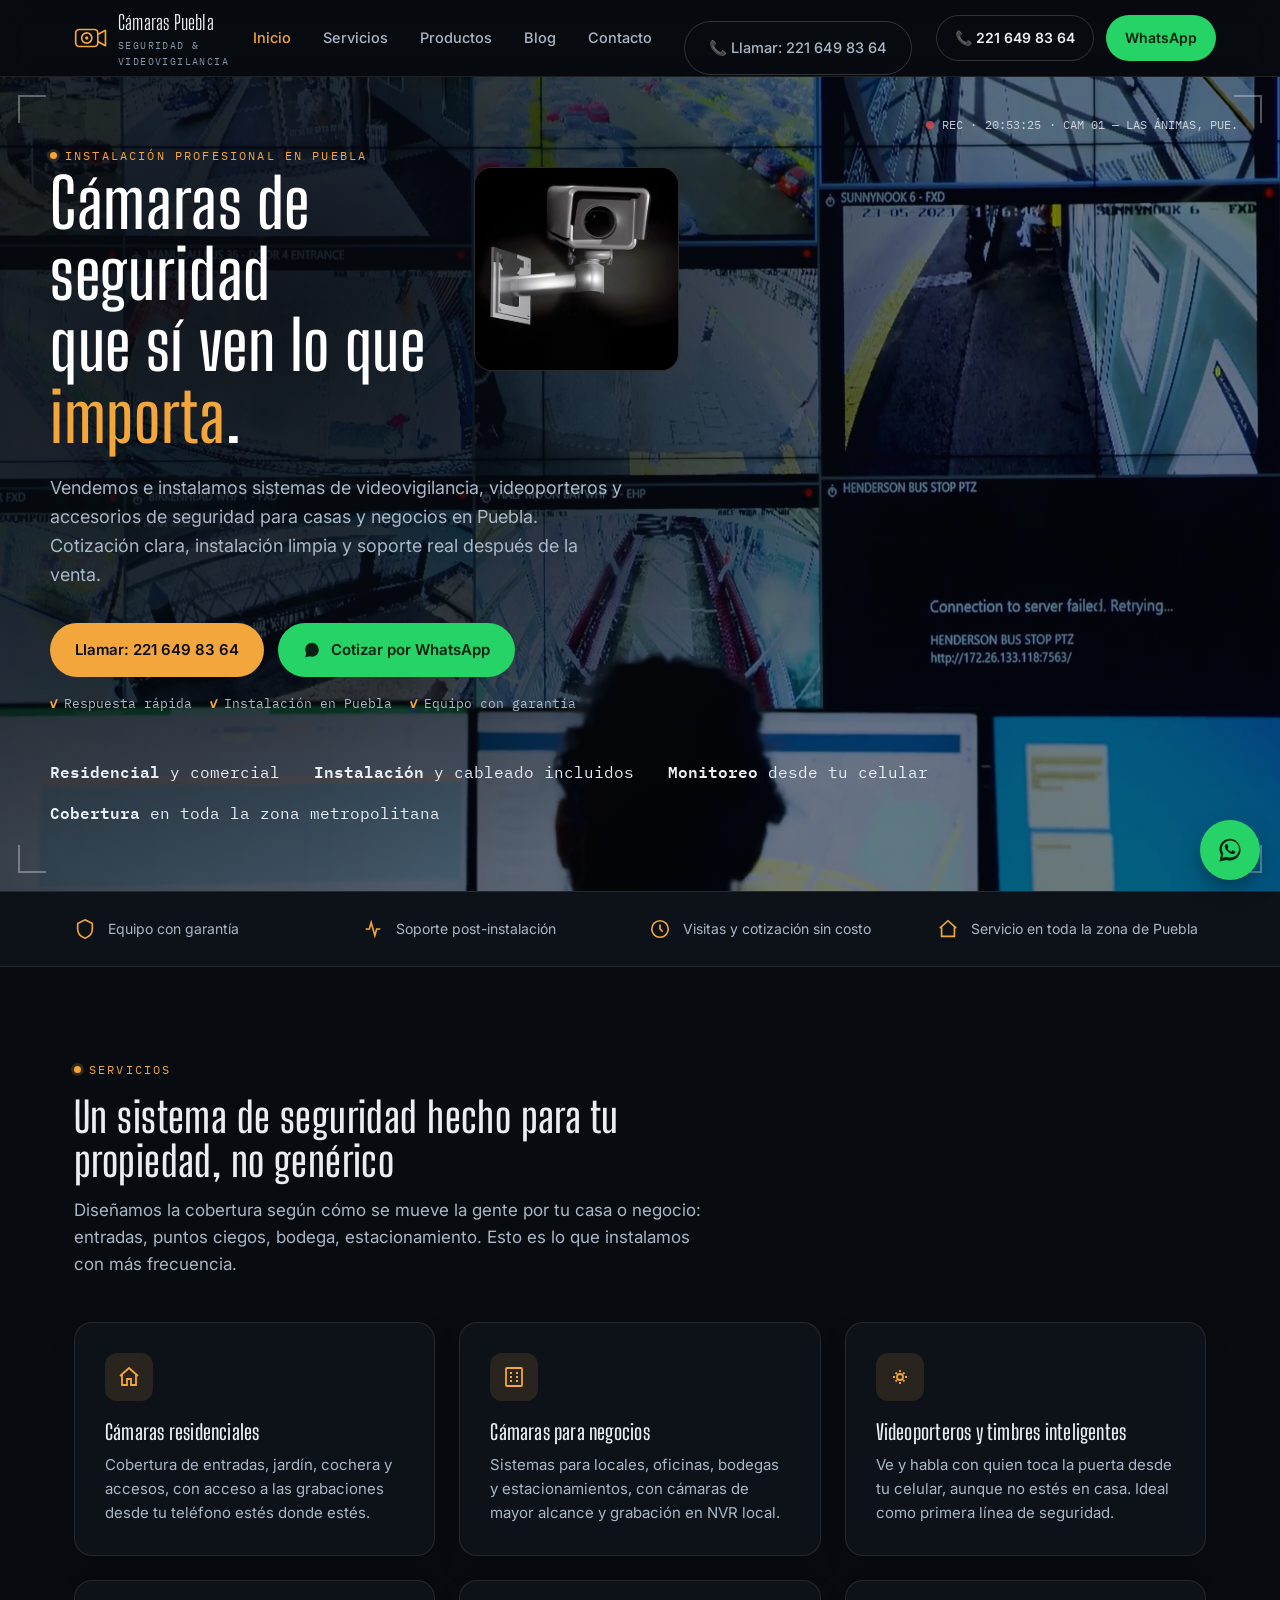
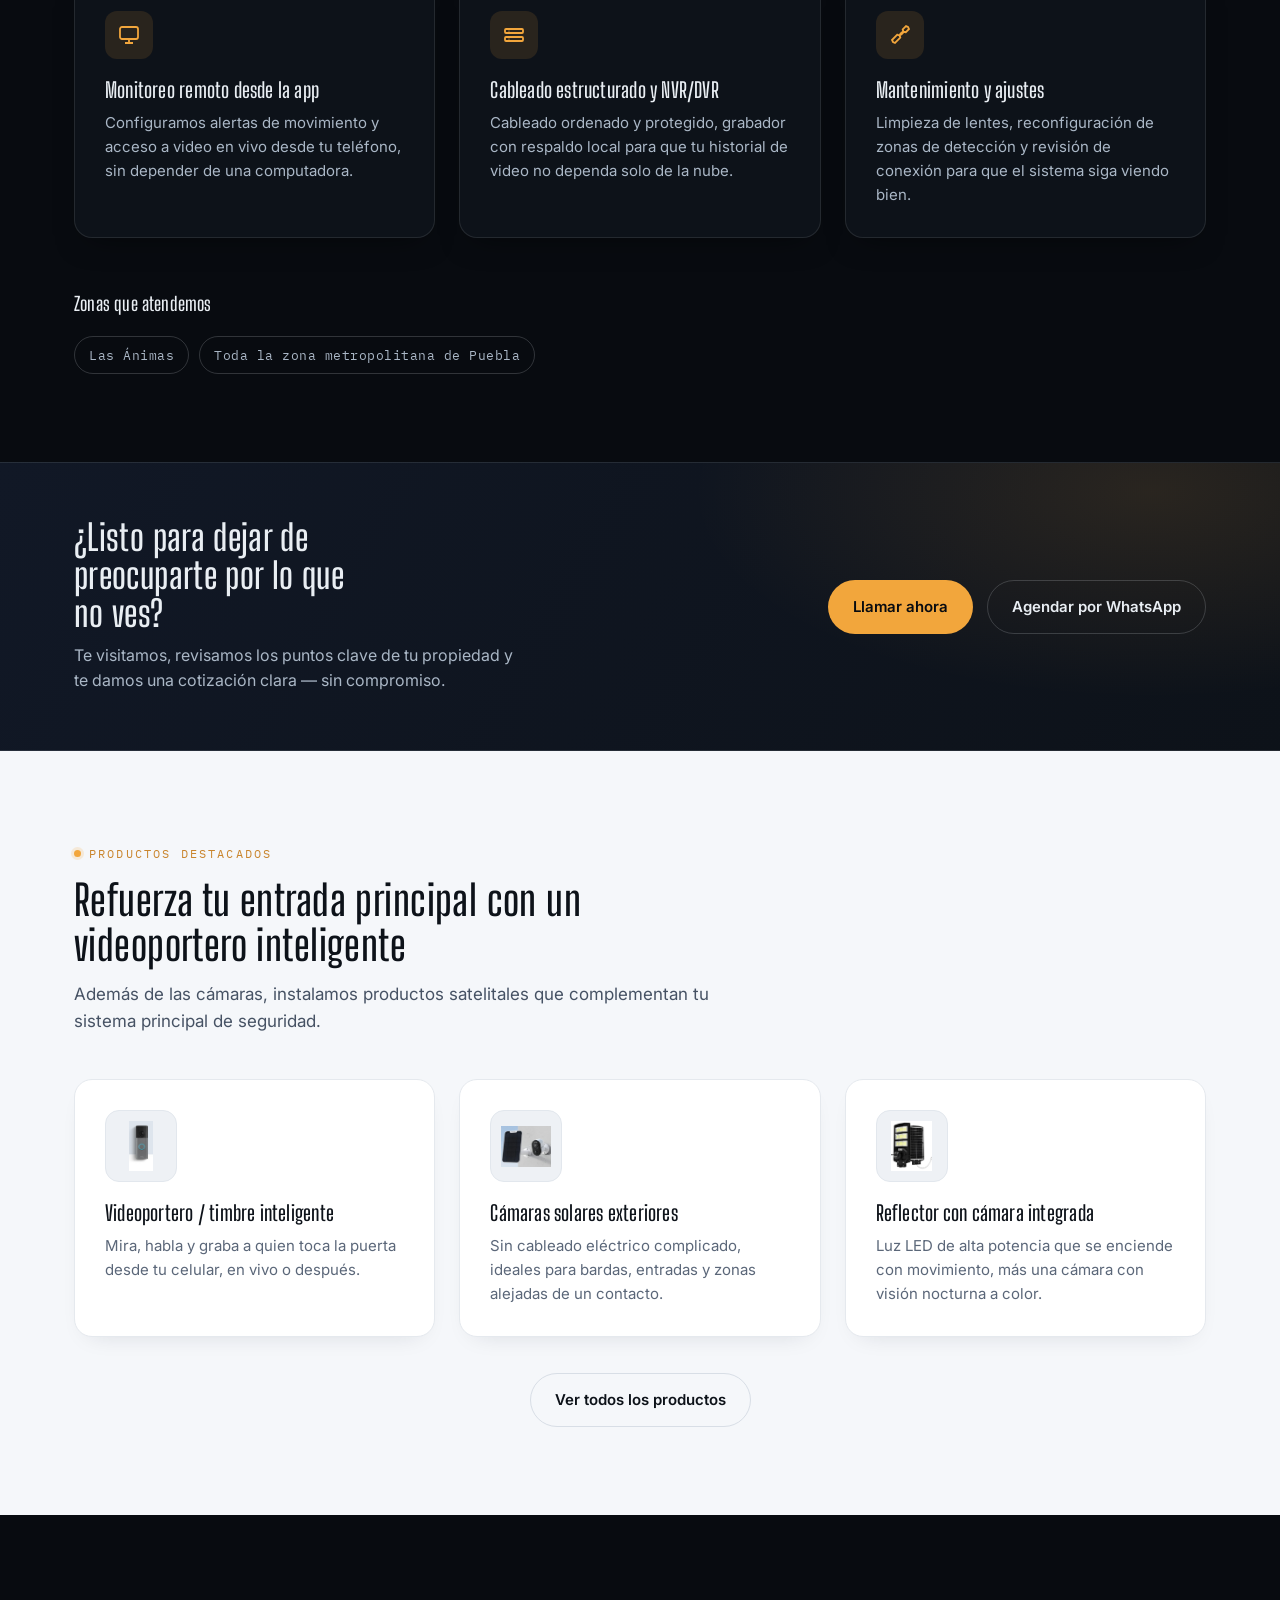
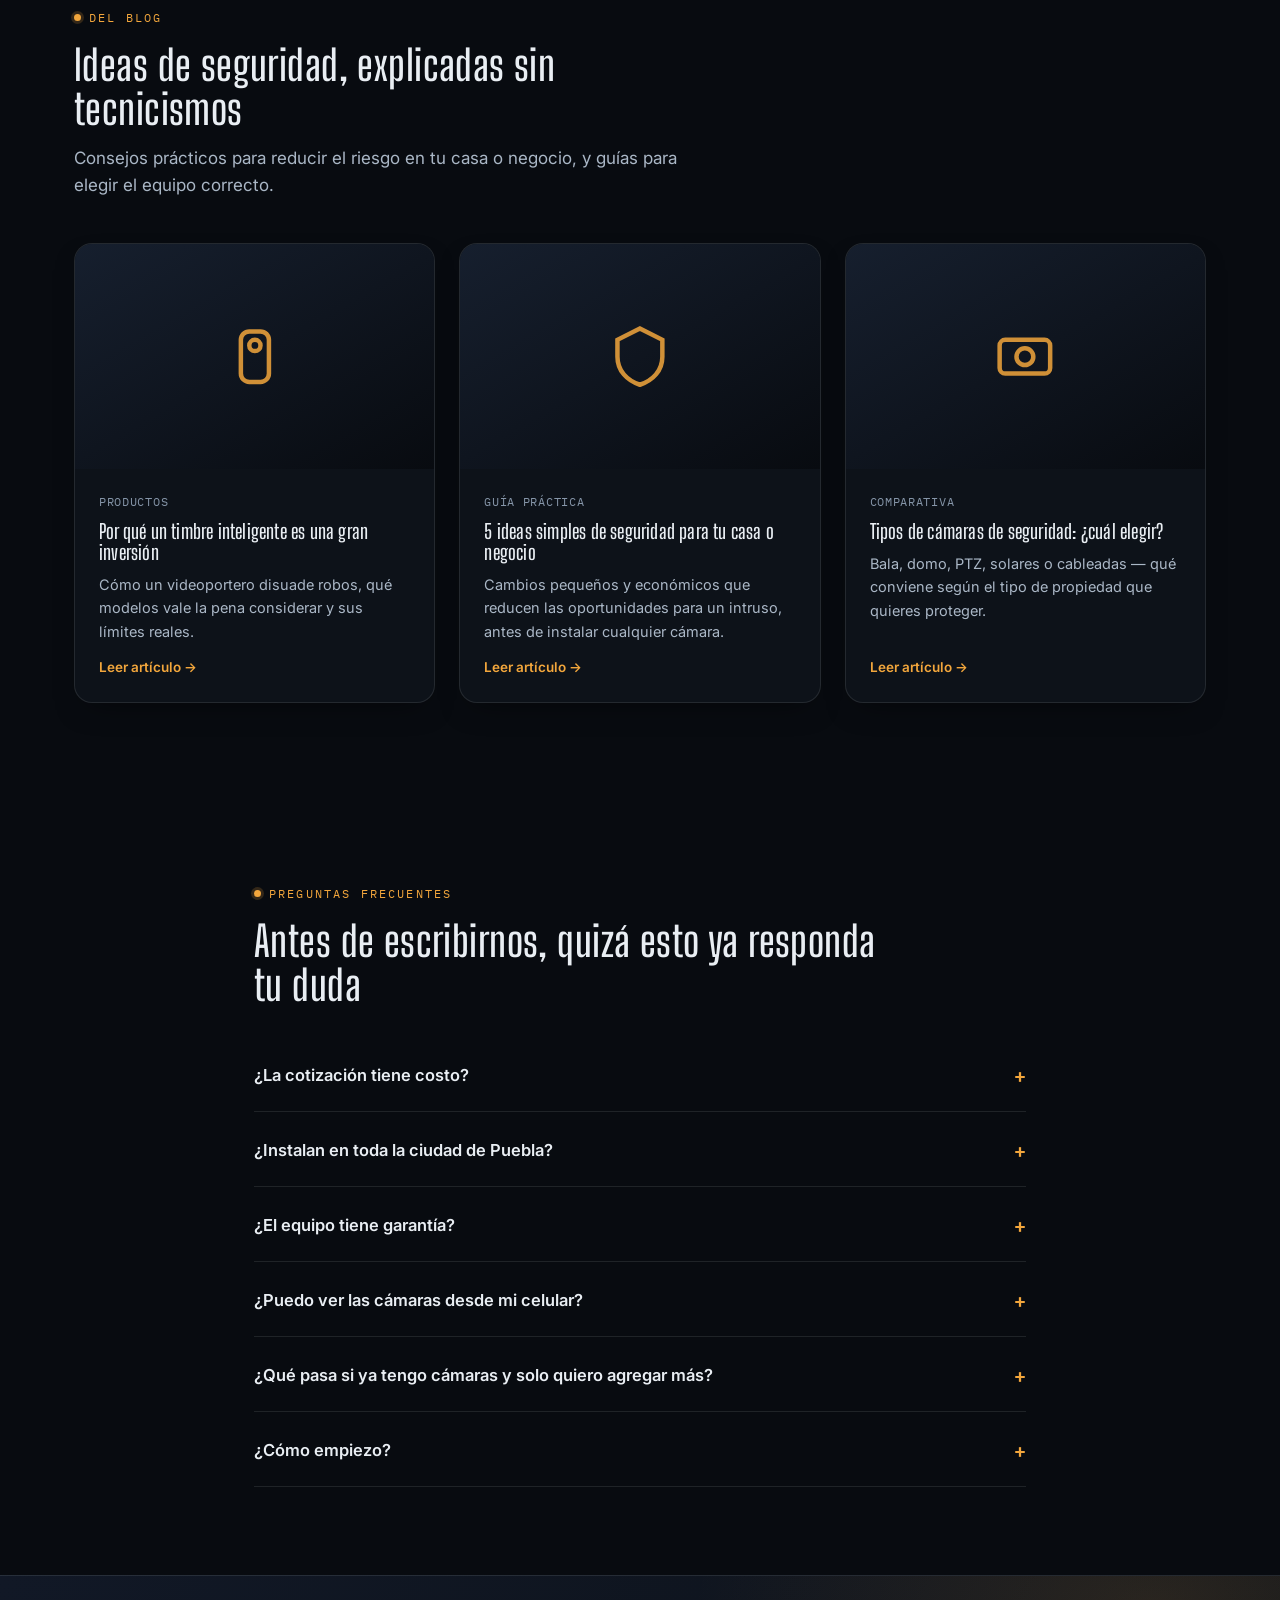
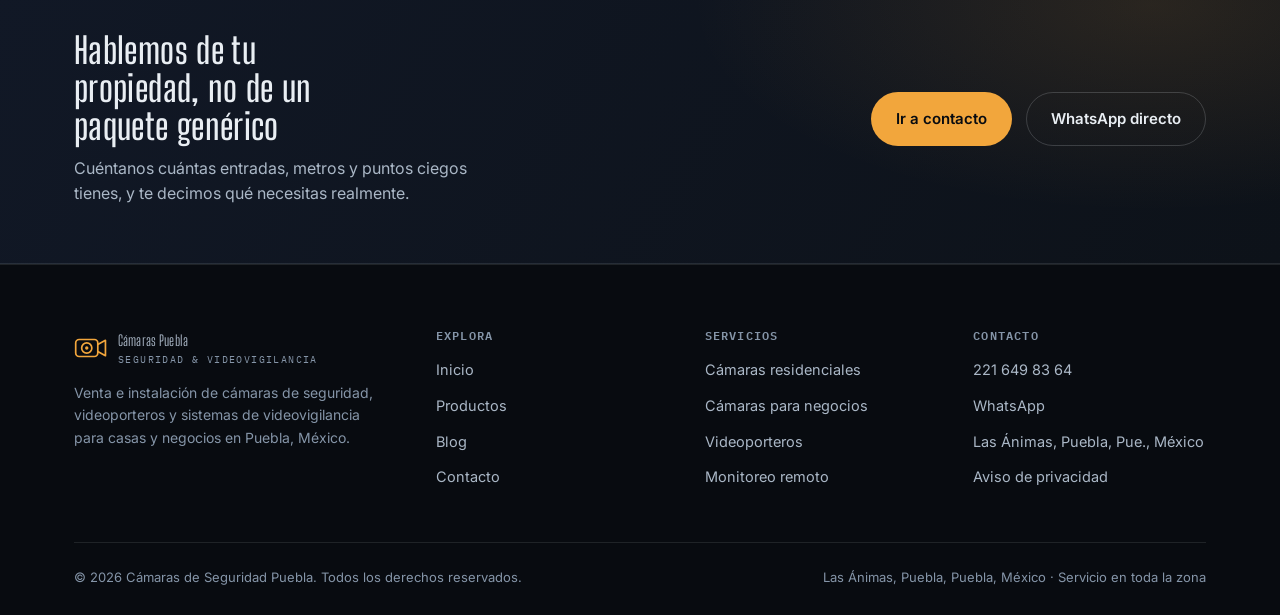
<file: index.html>
<!DOCTYPE html>
<html lang="es-MX">
<head>
<meta charset="UTF-8">
<meta name="viewport" content="width=device-width, initial-scale=1.0">
<meta http-equiv="X-UA-Compatible" content="IE=edge">

<!-- Google tag (gtag.js) — Google Analytics 4 -->
<script async src="https://www.googletagmanager.com/gtag/js?id=G-VVVQ6WK0ZB"></script>
<script>
  window.dataLayer = window.dataLayer || [];
  function gtag(){dataLayer.push(arguments);}
  gtag('js', new Date());
  gtag('config', 'G-VVVQ6WK0ZB');
</script>

<link rel="preconnect" href="https://fonts.googleapis.com">
<link rel="preconnect" href="https://fonts.gstatic.com" crossorigin>
<link href="https://fonts.googleapis.com/css2?family=Big+Shoulders+Display:wght@500;600;700;800&family=Inter:wght@400;500;600;700&family=IBM+Plex+Mono:wght@400;500&display=swap" rel="stylesheet">
<title>Cámaras de Seguridad en Puebla | Instalación Profesional CCTV</title>
<meta name="description" content="Venta e instalación de cámaras de seguridad, videoporteros y sistemas de videovigilancia en Puebla. Cotización sin costo, servicio en toda la zona metropolitana. Llama al 221 649 83 64.">
<meta name="keywords" content="cámaras de seguridad Puebla, instalación de cámaras Puebla, videovigilancia Puebla, cámaras CCTV Puebla, videoportero Puebla, timbre inteligente Puebla, seguridad para negocios Puebla, Las Ánimas Puebla">
<meta name="robots" content="index, follow">
<meta name="author" content="Cámaras de Seguridad Puebla">
<link rel="canonical" href="https://camarasdeseguridadpuebla.com/">

<meta property="og:type" content="website">
<meta property="og:title" content="Cámaras de Seguridad en Puebla | Instalación Profesional CCTV">
<meta property="og:description" content="Venta e instalación de cámaras de seguridad, videoporteros y sistemas de videovigilancia en Puebla. Cotización sin costo y servicio en toda la zona.">
<meta property="og:url" content="https://camarasdeseguridadpuebla.com/">
<meta property="og:locale" content="es_MX">
<meta property="og:site_name" content="Cámaras de Seguridad Puebla">
<meta property="og:image" content="https://camarasdeseguridadpuebla.com/assets/img/og-cover.jpg">
<meta name="twitter:card" content="summary_large_image">
<meta name="twitter:title" content="Cámaras de Seguridad en Puebla | Instalación Profesional CCTV">
<meta name="twitter:description" content="Venta e instalación de cámaras de seguridad y videoporteros en Puebla. Cotización sin costo.">
<meta name="twitter:image" content="https://camarasdeseguridadpuebla.com/assets/img/og-cover.jpg">

<link rel="stylesheet" href="assets/css/style.css">
<link rel="icon" href="data:image/svg+xml,<svg xmlns=%22http://www.w3.org/2000/svg%22 viewBox=%220 0 40 40%22><rect x=%222%22 y=%2210%22 width=%2226%22 height=%2220%22 rx=%224%22 fill=%22%230D1219%22/><circle cx=%2215%22 cy=%2220%22 r=%226%22 fill=%22%23F2A63C%22/></svg>">

<script type="application/ld+json">
{
  "@context": "https://schema.org",
  "@type": "LocalBusiness",
  "@id": "https://camarasdeseguridadpuebla.com/#negocio",
  "name": "Cámaras de Seguridad Puebla",
  "image": "https://camarasdeseguridadpuebla.com/assets/img/og-cover.jpg",
  "url": "https://camarasdeseguridadpuebla.com/",
  "telephone": "+522216498364",
  "priceRange": "$$",
  "address": {
    "@type": "PostalAddress",
    "streetAddress": "Las Ánimas",
    "addressLocality": "Puebla",
    "addressRegion": "Puebla",
    "addressCountry": "MX"
  },
  "areaServed": {
    "@type": "City",
    "name": "Puebla"
  },
  "description": "Venta e instalación de cámaras de seguridad, videoporteros y sistemas de videovigilancia para casas y negocios en Puebla, México.",
  "sameAs": []
}
</script>
<script type="application/ld+json">
{
  "@context": "https://schema.org",
  "@type": "WebSite",
  "@id": "https://camarasdeseguridadpuebla.com/#sitio",
  "url": "https://camarasdeseguridadpuebla.com/",
  "name": "Cámaras de Seguridad Puebla",
  "inLanguage": "es-MX",
  "publisher": {"@id": "https://camarasdeseguridadpuebla.com/#negocio"}
}
</script>
<script type="application/ld+json">
{
  "@context": "https://schema.org",
  "@type": "WebPage",
  "@id": "https://camarasdeseguridadpuebla.com/#webpage",
  "url": "https://camarasdeseguridadpuebla.com/",
  "name": "Cámaras de Seguridad en Puebla | Instalación Profesional CCTV",
  "isPartOf": {"@id": "https://camarasdeseguridadpuebla.com/#sitio"},
  "about": {"@id": "https://camarasdeseguridadpuebla.com/#negocio"},
  "inLanguage": "es-MX"
}
</script>
</head>
<body>
<a class="skip-link" href="#contenido">Saltar al contenido</a>

<header class="site-header">
  <div class="wrap">
    <a class="brand" href="index.html">
      <svg class="brand-mark" viewBox="0 0 40 40" fill="none" xmlns="http://www.w3.org/2000/svg" aria-hidden="true">
        <rect x="2" y="10" width="26" height="20" rx="4" stroke="#F2A63C" stroke-width="2"/>
        <circle cx="15" cy="20" r="6" stroke="#F2A63C" stroke-width="2"/>
        <circle cx="15" cy="20" r="2" fill="#F2A63C"/>
        <path d="M28 16L37 11V29L28 24" stroke="#F2A63C" stroke-width="2" stroke-linejoin="round"/>
      </svg>
      <span>Cámaras Puebla<small>Seguridad &amp; videovigilancia</small></span>
    </a>

    <nav class="main-nav" id="main-nav">
      <a href="index.html" class="is-active">Inicio</a>
      <a href="index.html#servicios">Servicios</a>
      <a href="productos.html" class="">Productos</a>
      <a href="blog.html" class="">Blog</a>
      <a href="contacto.html" class="">Contacto</a>
      <a class="btn btn-outline" style="margin-top:20px;" href="tel:+522216498364">📞 Llamar: 221 649 83 64</a>
    </nav>

    <div class="header-actions">
      <a class="btn btn-outline" href="tel:+522216498364">📞 221 649 83 64</a>
      <a class="btn btn-whatsapp" href="https://wa.me/522216498364?text=Hola%2C%20quisiera%20informaci%C3%B3n%20sobre%20instalaci%C3%B3n%20de%20c%C3%A1maras%20de%20seguridad." target="_blank" rel="noopener">WhatsApp</a>
      <button class="nav-toggle" aria-label="Abrir menú" aria-expanded="false" aria-controls="main-nav">
        <svg viewBox="0 0 24 24" fill="none" stroke="currentColor" stroke-width="2" stroke-linecap="round"><line x1="3" y1="6" x2="21" y2="6"/><line x1="3" y1="12" x2="21" y2="12"/><line x1="3" y1="18" x2="21" y2="18"/></svg>
      </button>
    </div>
  </div>
</header>

<main id="contenido">
<section class="hero">
  <div class="hero-scene" aria-hidden="true">
    <div class="grid-dots"></div>
    <div class="scanbeam"></div>
  </div>
  <video class="hero-video" autoplay muted loop playsinline poster="assets/img/hero-poster.jpg" aria-hidden="true">
    <source src="assets/video/hero-loop.mp4" type="video/mp4">
  </video>
  <div class="hero-scrim" aria-hidden="true"></div>
  <div class="hud-frame" aria-hidden="true"><span class="tl"></span><span class="tr"></span><span class="bl"></span><span class="br"></span></div>
  <div class="hud-badge" aria-hidden="true"><span class="rec-dot"></span> REC · <span data-hud-clock>00:00:00</span> · CAM 01 — LAS ÁNIMAS, PUE.</div>

  <div class="wrap hero-inner">
    <span class="eyebrow">Instalación profesional en Puebla</span>
    <div class="hero-title-row">
      <h1>Cámaras de seguridad<br>que sí ven lo que <em>importa</em>.</h1>
      <div class="hero-camera-static"><img src="assets/img/hero-camera-still.jpg" alt="Cámara de seguridad" loading="eager"></div>
    </div>
    <p class="hero-sub">Vendemos e instalamos sistemas de videovigilancia, videoporteros y accesorios de seguridad para casas y negocios en Puebla. Cotización clara, instalación limpia y soporte real después de la venta.</p>
    <div class="cta-row">
      <a class="btn btn-primary" href="tel:+522216498364">Llamar: 221 649 83 64</a>
      <a class="btn btn-whatsapp" href="https://wa.me/522216498364?text=Hola%2C%20quisiera%20una%20cotizaci%C3%B3n%20para%20instalar%20c%C3%A1maras%20de%20seguridad." target="_blank" rel="noopener">
        <svg viewBox="0 0 32 32" fill="currentColor" aria-hidden="true"><path d="M16.02 3C9.4 3 4 8.35 4 14.93c0 2.3.65 4.44 1.77 6.27L4 29l8.02-1.7a12.9 12.9 0 0 0 4 .63c6.62 0 12.02-5.35 12.02-11.93S22.64 3 16.02 3z"/></svg>
        Cotizar por WhatsApp
      </a>
    </div>
    <div class="trust-line">
      <span>Respuesta rápida</span>
      <span>Instalación en Puebla</span>
      <span>Equipo con garantía</span>
    </div>
    <div class="hero-meta">
      <span><strong>Residencial</strong> y comercial</span>
      <span><strong>Instalación</strong> y cableado incluidos</span>
      <span><strong>Monitoreo</strong> desde tu celular</span>
      <span><strong>Cobertura</strong> en toda la zona metropolitana</span>
    </div>
  </div>
</section>

<div class="trust-strip">
  <div class="wrap">
    <div class="trust-item">
      <svg viewBox="0 0 24 24" fill="none" stroke="currentColor" stroke-width="1.8"><path d="M12 2l8 4v6c0 5-3.4 8.5-8 10-4.6-1.5-8-5-8-10V6l8-4z"/></svg>
      <span>Equipo con garantía</span>
    </div>
    <div class="trust-item">
      <svg viewBox="0 0 24 24" fill="none" stroke="currentColor" stroke-width="1.8"><path d="M4 12h4l2-7 4 14 2-7h4"/></svg>
      <span>Soporte post-instalación</span>
    </div>
    <div class="trust-item">
      <svg viewBox="0 0 24 24" fill="none" stroke="currentColor" stroke-width="1.8"><circle cx="12" cy="12" r="9"/><path d="M12 7v5l3 3"/></svg>
      <span>Visitas y cotización sin costo</span>
    </div>
    <div class="trust-item">
      <svg viewBox="0 0 24 24" fill="none" stroke="currentColor" stroke-width="1.8"><path d="M3 11l9-8 9 8"/><path d="M5 10v10h14V10"/></svg>
      <span>Servicio en toda la zona de Puebla</span>
    </div>
  </div>
</div>

<section class="section" id="servicios">
  <div class="wrap">
    <div class="section-head">
      <span class="eyebrow">Servicios</span>
      <h2>Un sistema de seguridad hecho para tu propiedad, no genérico</h2>
      <p>Diseñamos la cobertura según cómo se mueve la gente por tu casa o negocio: entradas, puntos ciegos, bodega, estacionamiento. Esto es lo que instalamos con más frecuencia.</p>
    </div>
    <div class="grid-3">
      <div class="card">
        <div class="icon"><svg viewBox="0 0 24 24" fill="none" stroke="currentColor" stroke-width="1.8"><path d="M3 11l9-8 9 8"/><path d="M5 10v10h5v-6h4v6h5V10"/></svg></div>
        <h3>Cámaras residenciales</h3>
        <p>Cobertura de entradas, jardín, cochera y accesos, con acceso a las grabaciones desde tu teléfono estés donde estés.</p>
      </div>
      <div class="card">
        <div class="icon"><svg viewBox="0 0 24 24" fill="none" stroke="currentColor" stroke-width="1.8"><rect x="4" y="3" width="16" height="18" rx="1"/><path d="M8 8h2M14 8h2M8 12h2M14 12h2M8 16h2M14 16h2"/></svg></div>
        <h3>Cámaras para negocios</h3>
        <p>Sistemas para locales, oficinas, bodegas y estacionamientos, con cámaras de mayor alcance y grabación en NVR local.</p>
      </div>
      <div class="card">
        <div class="icon"><svg viewBox="0 0 24 24" fill="none" stroke="currentColor" stroke-width="1.8"><circle cx="12" cy="12" r="3"/><path d="M12 5v2M12 17v2M5 12h2M17 12h2M7.5 7.5l1.4 1.4M15.1 15.1l1.4 1.4M7.5 16.5l1.4-1.4M15.1 8.9l1.4-1.4"/></svg></div>
        <h3>Videoporteros y timbres inteligentes</h3>
        <p>Ve y habla con quien toca la puerta desde tu celular, aunque no estés en casa. Ideal como primera línea de seguridad.</p>
      </div>
      <div class="card">
        <div class="icon"><svg viewBox="0 0 24 24" fill="none" stroke="currentColor" stroke-width="1.8"><rect x="3" y="4" width="18" height="12" rx="2"/><path d="M8 20h8M12 16v4"/></svg></div>
        <h3>Monitoreo remoto desde la app</h3>
        <p>Configuramos alertas de movimiento y acceso a video en vivo desde tu teléfono, sin depender de una computadora.</p>
      </div>
      <div class="card">
        <div class="icon"><svg viewBox="0 0 24 24" fill="none" stroke="currentColor" stroke-width="1.8"><rect x="3" y="6" width="18" height="4" rx="1"/><rect x="3" y="14" width="18" height="4" rx="1"/><circle cx="7" cy="8" r=".6" fill="currentColor" stroke="none"/><circle cx="7" cy="16" r=".6" fill="currentColor" stroke="none"/></svg></div>
        <h3>Cableado estructurado y NVR/DVR</h3>
        <p>Cableado ordenado y protegido, grabador con respaldo local para que tu historial de video no dependa solo de la nube.</p>
      </div>
      <div class="card">
        <div class="icon"><svg viewBox="0 0 24 24" fill="none" stroke="currentColor" stroke-width="1.8"><path d="M14.7 6.3a4 4 0 0 1-5.4 5.4L4 17l1 2 2 1 5.3-5.3a4 4 0 0 1 5.4-5.4L21 6l-1-2-2-1-3.3 3.3z"/></svg></div>
        <h3>Mantenimiento y ajustes</h3>
        <p>Limpieza de lentes, reconfiguración de zonas de detección y revisión de conexión para que el sistema siga viendo bien.</p>
      </div>
    </div>

    <div style="margin-top:56px;">
      <h3 style="font-size:19px;color:var(--fog-100);">Zonas que atendemos</h3>
      <div class="zone-list">
        <span>Las Ánimas</span>
        <span>Toda la zona metropolitana de Puebla</span>
      </div>
    </div>
  </div>
</section>

<div class="cta-band">
  <div class="wrap">
    <div>
      <h2>¿Listo para dejar de preocuparte por lo que no ves?</h2>
      <p>Te visitamos, revisamos los puntos clave de tu propiedad y te damos una cotización clara — sin compromiso.</p>
    </div>
    <div class="cta-row">
      <a class="btn btn-primary" href="tel:+522216498364">Llamar ahora</a>
      <a class="btn btn-outline" href="https://wa.me/522216498364?text=Hola%2C%20quisiera%20agendar%20una%20visita%20para%20cotizar%20c%C3%A1maras." target="_blank" rel="noopener">Agendar por WhatsApp</a>
    </div>
  </div>
</div>

<section class="section section--light">
  <div class="wrap">
    <div class="section-head">
      <span class="eyebrow">Productos destacados</span>
      <h2>Refuerza tu entrada principal con un videoportero inteligente</h2>
      <p>Además de las cámaras, instalamos productos satelitales que complementan tu sistema principal de seguridad.</p>
    </div>
    <div class="grid-3">
      <div class="card">
        <div class="card-photo"><img src="assets/img/products/ringdoorbell.jpg" alt="Videoportero inteligente" loading="lazy"></div>
        <h3>Videoportero / timbre inteligente</h3>
        <p>Mira, habla y graba a quien toca la puerta desde tu celular, en vivo o después.</p>
      </div>
      <div class="card">
        <div class="card-photo"><img src="assets/img/products/camara-solar-exterior.jpg" alt="Cámara solar exterior" loading="lazy"></div>
        <h3>Cámaras solares exteriores</h3>
        <p>Sin cableado eléctrico complicado, ideales para bardas, entradas y zonas alejadas de un contacto.</p>
      </div>
      <div class="card">
        <div class="card-photo"><img src="assets/img/products/reflector-integrado.jpg" alt="Reflector con cámara integrada" loading="lazy"></div>
        <h3>Reflector con cámara integrada</h3>
        <p>Luz LED de alta potencia que se enciende con movimiento, más una cámara con visión nocturna a color.</p>
      </div>
    </div>
    <div class="center" style="margin-top:36px;">
      <a class="btn btn-outline" href="productos.html" style="border-color:#D8DEE6;color:#0D1219;">Ver todos los productos</a>
    </div>
  </div>
</section>

<section class="section">
  <div class="wrap">
    <div class="section-head">
      <span class="eyebrow">Del blog</span>
      <h2>Ideas de seguridad, explicadas sin tecnicismos</h2>
      <p>Consejos prácticos para reducir el riesgo en tu casa o negocio, y guías para elegir el equipo correcto.</p>
    </div>
    <div class="grid-3">
      <div class="blog-card">
        <div class="blog-cover"><svg viewBox="0 0 24 24" fill="none" stroke="currentColor" stroke-width="1.6"><rect x="7" y="3" width="10" height="18" rx="3"/><circle cx="12" cy="8" r="2"/></svg></div>
        <div class="body">
          <span class="blog-meta">Productos</span>
          <h3>Por qué un timbre inteligente es una gran inversión</h3>
          <p>Cómo un videoportero disuade robos, qué modelos vale la pena considerar y sus límites reales.</p>
          <a class="readmore" href="blog/timbre-inteligente-gran-inversion.html">Leer artículo →</a>
        </div>
      </div>
      <div class="blog-card">
        <div class="blog-cover"><svg viewBox="0 0 24 24" fill="none" stroke="currentColor" stroke-width="1.6"><path d="M12 2l8 4v6c0 5-3.4 8.5-8 10-4.6-1.5-8-5-8-10V6l8-4z"/></svg></div>
        <div class="body">
          <span class="blog-meta">Guía práctica</span>
          <h3>5 ideas simples de seguridad para tu casa o negocio</h3>
          <p>Cambios pequeños y económicos que reducen las oportunidades para un intruso, antes de instalar cualquier cámara.</p>
          <a class="readmore" href="blog/5-ideas-simples-seguridad.html">Leer artículo →</a>
        </div>
      </div>
      <div class="blog-card">
        <div class="blog-cover"><svg viewBox="0 0 24 24" fill="none" stroke="currentColor" stroke-width="1.6"><rect x="3" y="6" width="18" height="12" rx="2"/><circle cx="12" cy="12" r="3"/></svg></div>
        <div class="body">
          <span class="blog-meta">Comparativa</span>
          <h3>Tipos de cámaras de seguridad: ¿cuál elegir?</h3>
          <p>Bala, domo, PTZ, solares o cableadas — qué conviene según el tipo de propiedad que quieres proteger.</p>
          <a class="readmore" href="blog/tipos-camaras-cual-elegir.html">Leer artículo →</a>
        </div>
      </div>
    </div>
  </div>
</section>

<section class="section">
  <div class="wrap" style="max-width:820px;">
    <div class="section-head" style="margin-bottom:8px;">
      <span class="eyebrow">Preguntas frecuentes</span>
      <h2>Antes de escribirnos, quizá esto ya responda tu duda</h2>
    </div>
    <div class="faq-list">
      <details class="faq-item">
        <summary>¿La cotización tiene costo?</summary>
        <p>No. Visitamos tu propiedad, revisamos los puntos clave y te damos una cotización clara, sin compromiso de compra.</p>
      </details>
      <details class="faq-item">
        <summary>¿Instalan en toda la ciudad de Puebla?</summary>
        <p>Sí, damos servicio en Las Ánimas y en toda la zona metropolitana de Puebla.</p>
      </details>
      <details class="faq-item">
        <summary>¿El equipo tiene garantía?</summary>
        <p>Sí, el equipo que instalamos cuenta con garantía. Te confirmamos las condiciones exactas al momento de la cotización, según el modelo que se ajuste a tu caso.</p>
      </details>
      <details class="faq-item">
        <summary>¿Puedo ver las cámaras desde mi celular?</summary>
        <p>Sí, configuramos el acceso remoto para que veas video en vivo y recibas alertas de movimiento desde una app en tu teléfono, sin depender de una computadora.</p>
      </details>
      <details class="faq-item">
        <summary>¿Qué pasa si ya tengo cámaras y solo quiero agregar más?</summary>
        <p>También lo resolvemos. Revisamos lo que ya tienes instalado y te decimos qué conviene agregar o ajustar, sin necesidad de cambiar todo el sistema.</p>
      </details>
      <details class="faq-item">
        <summary>¿Cómo empiezo?</summary>
        <p>Llámanos, escríbenos por WhatsApp o llena el formulario de <a class="text-amber" href="contacto.html">contacto</a>. Coordinamos una visita para darte una cotización clara.</p>
      </details>
    </div>
  </div>
</section>

<script type="application/ld+json">
{
  "@context": "https://schema.org",
  "@type": "FAQPage",
  "mainEntity": [
    {"@type":"Question","name":"¿La cotización tiene costo?","acceptedAnswer":{"@type":"Answer","text":"No. Visitamos tu propiedad, revisamos los puntos clave y te damos una cotización clara, sin compromiso de compra."}},
    {"@type":"Question","name":"¿Instalan en toda la ciudad de Puebla?","acceptedAnswer":{"@type":"Answer","text":"Sí, damos servicio en Las Ánimas y en toda la zona metropolitana de Puebla."}},
    {"@type":"Question","name":"¿El equipo tiene garantía?","acceptedAnswer":{"@type":"Answer","text":"Sí, el equipo que instalamos cuenta con garantía. Las condiciones exactas se confirman al momento de la cotización, según el modelo."}},
    {"@type":"Question","name":"¿Puedo ver las cámaras desde mi celular?","acceptedAnswer":{"@type":"Answer","text":"Sí, configuramos acceso remoto con video en vivo y alertas de movimiento desde una app en tu teléfono."}},
    {"@type":"Question","name":"¿Qué pasa si ya tengo cámaras y solo quiero agregar más?","acceptedAnswer":{"@type":"Answer","text":"Revisamos lo que ya está instalado y te decimos qué conviene agregar o ajustar, sin necesidad de cambiar todo el sistema."}},
    {"@type":"Question","name":"¿Cómo empiezo?","acceptedAnswer":{"@type":"Answer","text":"Por teléfono, WhatsApp o el formulario de contacto. Coordinamos una visita para darte una cotización clara."}}
  ]
}
</script>

<div class="cta-band">
  <div class="wrap">
    <div>
      <h2>Hablemos de tu propiedad, no de un paquete genérico</h2>
      <p>Cuéntanos cuántas entradas, metros y puntos ciegos tienes, y te decimos qué necesitas realmente.</p>
    </div>
    <div class="cta-row">
      <a class="btn btn-primary" href="contacto.html">Ir a contacto</a>
      <a class="btn btn-outline" href="https://wa.me/522216498364" target="_blank" rel="noopener">WhatsApp directo</a>
    </div>
  </div>
</div>
</main>

<footer class="site-footer">
  <div class="wrap">
    <div class="footer-grid">
      <div class="footer-brand">
        <a class="brand" href="index.html">
          <svg class="brand-mark" viewBox="0 0 40 40" fill="none" xmlns="http://www.w3.org/2000/svg" aria-hidden="true">
            <rect x="2" y="10" width="26" height="20" rx="4" stroke="#F2A63C" stroke-width="2"/>
            <circle cx="15" cy="20" r="6" stroke="#F2A63C" stroke-width="2"/>
            <circle cx="15" cy="20" r="2" fill="#F2A63C"/>
            <path d="M28 16L37 11V29L28 24" stroke="#F2A63C" stroke-width="2" stroke-linejoin="round"/>
          </svg>
          <span>Cámaras Puebla<small>Seguridad &amp; videovigilancia</small></span>
        </a>
        <p>Venta e instalación de cámaras de seguridad, videoporteros y sistemas de videovigilancia para casas y negocios en Puebla, México.</p>
      </div>
      <div>
        <h4>Explora</h4>
        <ul>
          <li><a href="index.html">Inicio</a></li>
          <li><a href="productos.html">Productos</a></li>
          <li><a href="blog.html">Blog</a></li>
          <li><a href="contacto.html">Contacto</a></li>
        </ul>
      </div>
      <div>
        <h4>Servicios</h4>
        <ul>
          <li><a href="index.html#servicios">Cámaras residenciales</a></li>
          <li><a href="index.html#servicios">Cámaras para negocios</a></li>
          <li><a href="productos.html">Videoporteros</a></li>
          <li><a href="productos.html">Monitoreo remoto</a></li>
        </ul>
      </div>
      <div>
        <h4>Contacto</h4>
        <ul>
          <li><a href="tel:+522216498364">221 649 83 64</a></li>
          <li><a href="https://wa.me/522216498364" target="_blank" rel="noopener">WhatsApp</a></li>
          <li><span style="color:var(--steel-300);font-size:14.5px;">Las Ánimas, Puebla, Pue., México</span></li>
          <li><a href="aviso-privacidad.html">Aviso de privacidad</a></li>
        </ul>
      </div>
    </div>
    <div class="footer-bottom">
      <span>© <span data-year>2026</span> Cámaras de Seguridad Puebla. Todos los derechos reservados.</span>
      <span>Las Ánimas, Puebla, Puebla, México · Servicio en toda la zona</span>
    </div>
  </div>
</footer>

<a class="wa-float" href="https://wa.me/522216498364?text=Hola%2C%20quisiera%20informaci%C3%B3n%20sobre%20instalaci%C3%B3n%20de%20c%C3%A1maras%20de%20seguridad." target="_blank" rel="noopener" aria-label="Escribir por WhatsApp">
  <svg viewBox="0 0 32 32" fill="currentColor" aria-hidden="true"><path d="M16.02 3C9.4 3 4 8.35 4 14.93c0 2.3.65 4.44 1.77 6.27L4 29l8.02-1.7a12.9 12.9 0 0 0 4 .63c6.62 0 12.02-5.35 12.02-11.93S22.64 3 16.02 3zm0 21.63c-1.28 0-2.53-.24-3.7-.7l-.27-.1-4.76 1.01 1.02-4.55-.18-.28a9.62 9.62 0 0 1-1.5-5.08c0-5.34 4.4-9.68 9.83-9.68 2.63 0 5.1 1 6.96 2.83a9.5 9.5 0 0 1 2.87 6.85c0 5.34-4.4 9.7-9.83 9.7zm5.4-7.28c-.3-.15-1.76-.86-2.03-.96-.27-.1-.47-.15-.67.15s-.77.96-.94 1.16-.35.22-.65.07a7.9 7.9 0 0 1-2.32-1.43 8.68 8.68 0 0 1-1.6-2c-.17-.29 0-.44.13-.6.13-.14.3-.35.44-.53.15-.17.2-.3.3-.5.1-.2.05-.37-.02-.52-.07-.15-.67-1.62-.92-2.22-.24-.58-.49-.5-.67-.5h-.57c-.2 0-.52.07-.79.37-.27.29-1.04 1.02-1.04 2.48s1.06 2.87 1.2 3.07c.15.2 2.1 3.2 5.08 4.5.71.3 1.26.49 1.7.63.71.22 1.36.19 1.87.12.57-.09 1.76-.72 2-1.42.25-.7.25-1.29.17-1.42-.07-.13-.27-.2-.57-.35z"/></svg>
</a>

<nav class="mobile-cta-bar" aria-label="Contacto rápido">
  <a class="mcb-whatsapp" href="https://wa.me/522216498364?text=Hola%2C%20quisiera%20informaci%C3%B3n%20sobre%20instalaci%C3%B3n%20de%20c%C3%A1maras%20de%20seguridad." target="_blank" rel="noopener">
    <svg viewBox="0 0 32 32" fill="currentColor" aria-hidden="true"><path d="M16.02 3C9.4 3 4 8.35 4 14.93c0 2.3.65 4.44 1.77 6.27L4 29l8.02-1.7a12.9 12.9 0 0 0 4 .63c6.62 0 12.02-5.35 12.02-11.93S22.64 3 16.02 3z"/></svg>
    WhatsApp
  </a>
  <a class="mcb-llamar" href="tel:+522216498364">📞 Llamar</a>
  <a class="mcb-cotizar" href="contacto.html#quote-wizard">Cotizar</a>
</nav>

<script src="assets/js/main.js"></script>
<script>document.querySelector('[data-year]').textContent = new Date().getFullYear();</script>
</body>
</html>
</file>
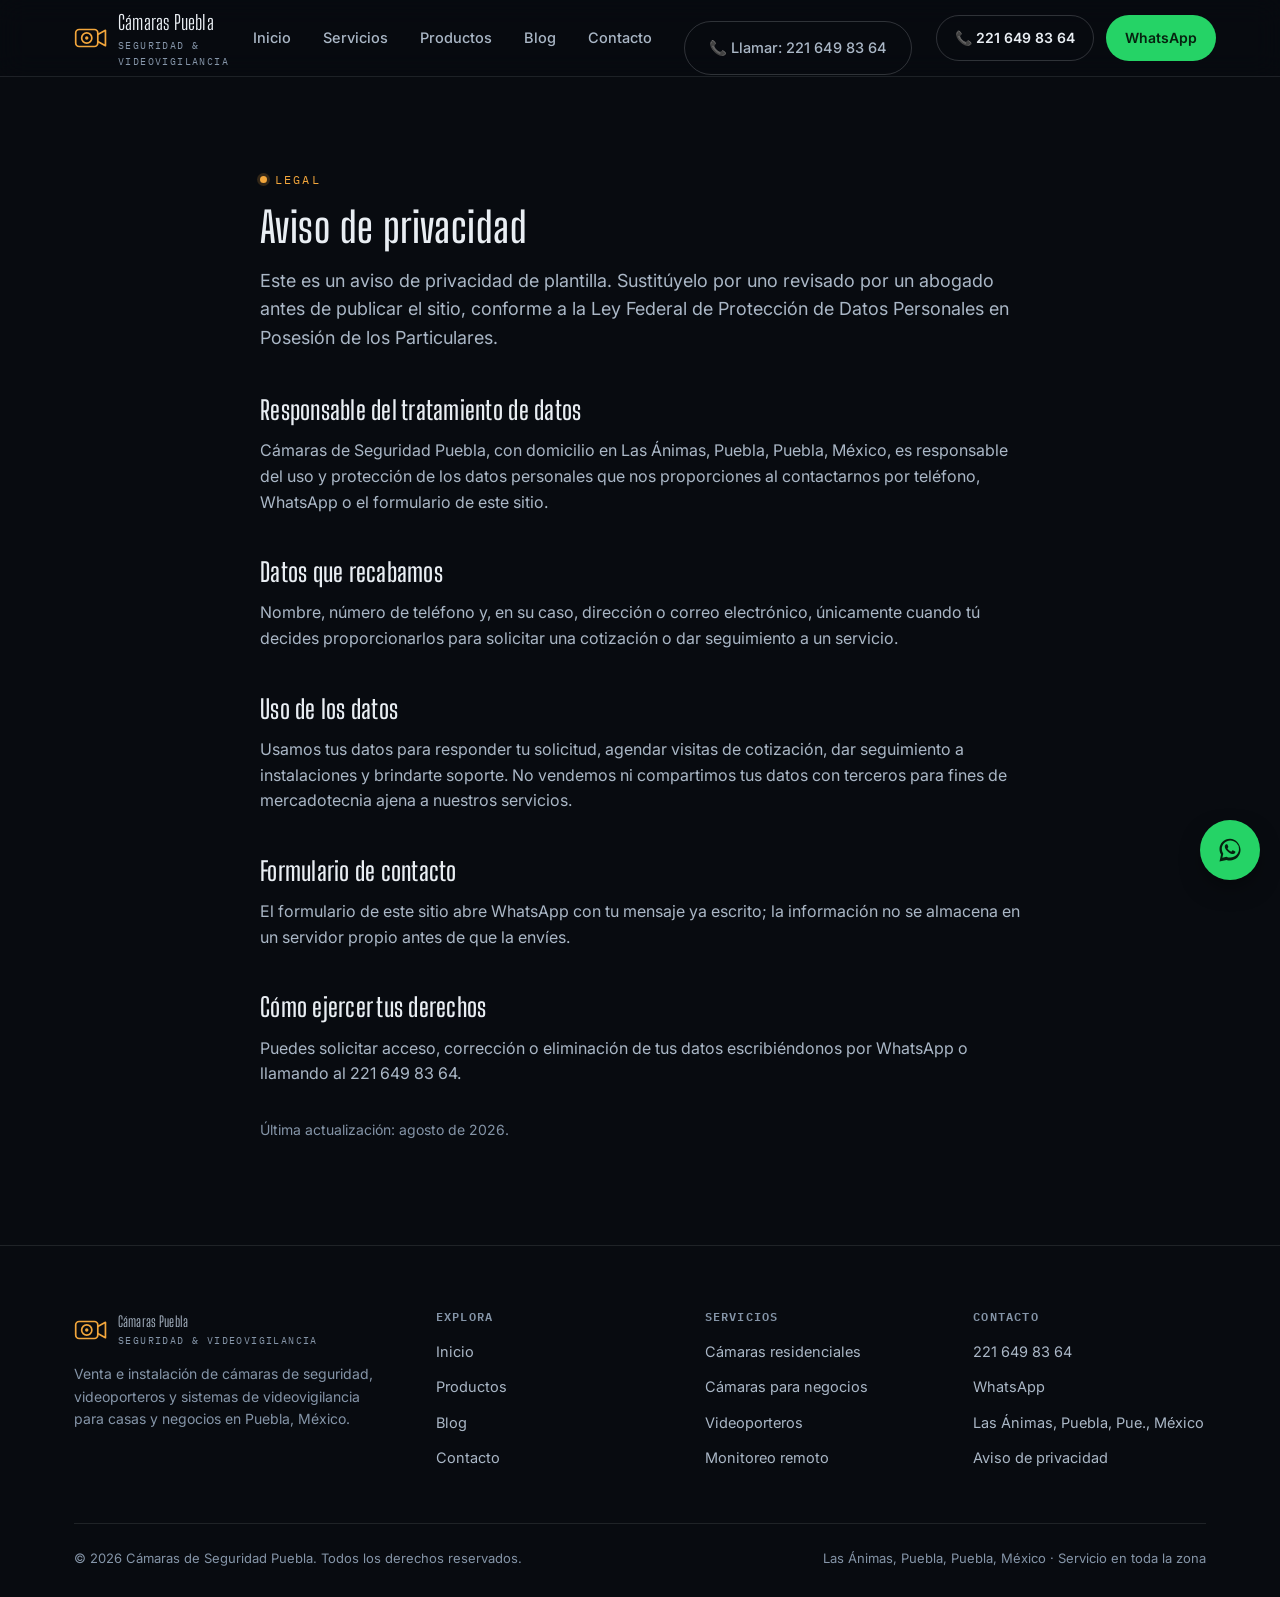
<file: aviso-privacidad.html>
<!DOCTYPE html>
<html lang="es-MX">
<head>
<meta charset="UTF-8">
<meta name="viewport" content="width=device-width, initial-scale=1.0">
<meta http-equiv="X-UA-Compatible" content="IE=edge">

<!-- Google tag (gtag.js) — Google Analytics 4 -->
<script async src="https://www.googletagmanager.com/gtag/js?id=G-VVVQ6WK0ZB"></script>
<script>
  window.dataLayer = window.dataLayer || [];
  function gtag(){dataLayer.push(arguments);}
  gtag('js', new Date());
  gtag('config', 'G-VVVQ6WK0ZB');
</script>

<link rel="preconnect" href="https://fonts.googleapis.com">
<link rel="preconnect" href="https://fonts.gstatic.com" crossorigin>
<link href="https://fonts.googleapis.com/css2?family=Big+Shoulders+Display:wght@500;600;700;800&family=Inter:wght@400;500;600;700&family=IBM+Plex+Mono:wght@400;500&display=swap" rel="stylesheet">
<title>Aviso de Privacidad | Cámaras de Seguridad Puebla</title>
<meta name="description" content="Aviso de privacidad de Cámaras de Seguridad Puebla, conforme a la Ley Federal de Protección de Datos Personales en Posesión de los Particulares.">
<meta name="robots" content="index, follow">
<link rel="canonical" href="https://camarasdeseguridadpuebla.com/aviso-privacidad.html">
<link rel="stylesheet" href="assets/css/style.css">
<link rel="icon" href="data:image/svg+xml,<svg xmlns=%22http://www.w3.org/2000/svg%22 viewBox=%220 0 40 40%22><rect x=%222%22 y=%2210%22 width=%2226%22 height=%2220%22 rx=%224%22 fill=%22%230D1219%22/><circle cx=%2215%22 cy=%2220%22 r=%226%22 fill=%22%23F2A63C%22/></svg>">
</head>
<body>
<a class="skip-link" href="#contenido">Saltar al contenido</a>

<header class="site-header">
  <div class="wrap">
    <a class="brand" href="index.html">
      <svg class="brand-mark" viewBox="0 0 40 40" fill="none" xmlns="http://www.w3.org/2000/svg" aria-hidden="true">
        <rect x="2" y="10" width="26" height="20" rx="4" stroke="#F2A63C" stroke-width="2"/>
        <circle cx="15" cy="20" r="6" stroke="#F2A63C" stroke-width="2"/>
        <circle cx="15" cy="20" r="2" fill="#F2A63C"/>
        <path d="M28 16L37 11V29L28 24" stroke="#F2A63C" stroke-width="2" stroke-linejoin="round"/>
      </svg>
      <span>Cámaras Puebla<small>Seguridad &amp; videovigilancia</small></span>
    </a>

    <nav class="main-nav" id="main-nav">
      <a href="index.html" class="">Inicio</a>
      <a href="index.html#servicios">Servicios</a>
      <a href="productos.html" class="">Productos</a>
      <a href="blog.html" class="">Blog</a>
      <a href="contacto.html" class="">Contacto</a>
      <a class="btn btn-outline" style="margin-top:20px;" href="tel:+522216498364">📞 Llamar: 221 649 83 64</a>
    </nav>

    <div class="header-actions">
      <a class="btn btn-outline" href="tel:+522216498364">📞 221 649 83 64</a>
      <a class="btn btn-whatsapp" href="https://wa.me/522216498364?text=Hola%2C%20quisiera%20informaci%C3%B3n%20sobre%20instalaci%C3%B3n%20de%20c%C3%A1maras%20de%20seguridad." target="_blank" rel="noopener">WhatsApp</a>
      <button class="nav-toggle" aria-label="Abrir menú" aria-expanded="false" aria-controls="main-nav">
        <svg viewBox="0 0 24 24" fill="none" stroke="currentColor" stroke-width="2" stroke-linecap="round"><line x1="3" y1="6" x2="21" y2="6"/><line x1="3" y1="12" x2="21" y2="12"/><line x1="3" y1="18" x2="21" y2="18"/></svg>
      </button>
    </div>
  </div>
</header>

<main id="contenido">
<section class="section">
  <div class="wrap">
    <article class="post">
      <span class="eyebrow">Legal</span>
      <h1 style="font-size:clamp(28px,4vw,42px);margin-top:14px;">Aviso de privacidad</h1>
      <p class="post-lede">Este es un aviso de privacidad de plantilla. Sustitúyelo por uno revisado por un abogado antes de publicar el sitio, conforme a la Ley Federal de Protección de Datos Personales en Posesión de los Particulares.</p>

      <h2>Responsable del tratamiento de datos</h2>
      <p>Cámaras de Seguridad Puebla, con domicilio en Las Ánimas, Puebla, Puebla, México, es responsable del uso y protección de los datos personales que nos proporciones al contactarnos por teléfono, WhatsApp o el formulario de este sitio.</p>

      <h2>Datos que recabamos</h2>
      <p>Nombre, número de teléfono y, en su caso, dirección o correo electrónico, únicamente cuando tú decides proporcionarlos para solicitar una cotización o dar seguimiento a un servicio.</p>

      <h2>Uso de los datos</h2>
      <p>Usamos tus datos para responder tu solicitud, agendar visitas de cotización, dar seguimiento a instalaciones y brindarte soporte. No vendemos ni compartimos tus datos con terceros para fines de mercadotecnia ajena a nuestros servicios.</p>

      <h2>Formulario de contacto</h2>
      <p>El formulario de este sitio abre WhatsApp con tu mensaje ya escrito; la información no se almacena en un servidor propio antes de que la envíes.</p>

      <h2>Cómo ejercer tus derechos</h2>
      <p>Puedes solicitar acceso, corrección o eliminación de tus datos escribiéndonos por WhatsApp o llamando al 221 649 83 64.</p>

      <p style="margin-top:32px;color:var(--steel-400);font-size:14px;">Última actualización: agosto de 2026.</p>
    </article>
  </div>
</section>
</main>

<footer class="site-footer">
  <div class="wrap">
    <div class="footer-grid">
      <div class="footer-brand">
        <a class="brand" href="index.html">
          <svg class="brand-mark" viewBox="0 0 40 40" fill="none" xmlns="http://www.w3.org/2000/svg" aria-hidden="true">
            <rect x="2" y="10" width="26" height="20" rx="4" stroke="#F2A63C" stroke-width="2"/>
            <circle cx="15" cy="20" r="6" stroke="#F2A63C" stroke-width="2"/>
            <circle cx="15" cy="20" r="2" fill="#F2A63C"/>
            <path d="M28 16L37 11V29L28 24" stroke="#F2A63C" stroke-width="2" stroke-linejoin="round"/>
          </svg>
          <span>Cámaras Puebla<small>Seguridad &amp; videovigilancia</small></span>
        </a>
        <p>Venta e instalación de cámaras de seguridad, videoporteros y sistemas de videovigilancia para casas y negocios en Puebla, México.</p>
      </div>
      <div>
        <h4>Explora</h4>
        <ul>
          <li><a href="index.html">Inicio</a></li>
          <li><a href="productos.html">Productos</a></li>
          <li><a href="blog.html">Blog</a></li>
          <li><a href="contacto.html">Contacto</a></li>
        </ul>
      </div>
      <div>
        <h4>Servicios</h4>
        <ul>
          <li><a href="index.html#servicios">Cámaras residenciales</a></li>
          <li><a href="index.html#servicios">Cámaras para negocios</a></li>
          <li><a href="productos.html">Videoporteros</a></li>
          <li><a href="productos.html">Monitoreo remoto</a></li>
        </ul>
      </div>
      <div>
        <h4>Contacto</h4>
        <ul>
          <li><a href="tel:+522216498364">221 649 83 64</a></li>
          <li><a href="https://wa.me/522216498364" target="_blank" rel="noopener">WhatsApp</a></li>
          <li><span style="color:var(--steel-300);font-size:14.5px;">Las Ánimas, Puebla, Pue., México</span></li>
          <li><a href="aviso-privacidad.html">Aviso de privacidad</a></li>
        </ul>
      </div>
    </div>
    <div class="footer-bottom">
      <span>© <span data-year>2026</span> Cámaras de Seguridad Puebla. Todos los derechos reservados.</span>
      <span>Las Ánimas, Puebla, Puebla, México · Servicio en toda la zona</span>
    </div>
  </div>
</footer>

<a class="wa-float" href="https://wa.me/522216498364?text=Hola%2C%20quisiera%20informaci%C3%B3n%20sobre%20instalaci%C3%B3n%20de%20c%C3%A1maras%20de%20seguridad." target="_blank" rel="noopener" aria-label="Escribir por WhatsApp">
  <svg viewBox="0 0 32 32" fill="currentColor" aria-hidden="true"><path d="M16.02 3C9.4 3 4 8.35 4 14.93c0 2.3.65 4.44 1.77 6.27L4 29l8.02-1.7a12.9 12.9 0 0 0 4 .63c6.62 0 12.02-5.35 12.02-11.93S22.64 3 16.02 3zm0 21.63c-1.28 0-2.53-.24-3.7-.7l-.27-.1-4.76 1.01 1.02-4.55-.18-.28a9.62 9.62 0 0 1-1.5-5.08c0-5.34 4.4-9.68 9.83-9.68 2.63 0 5.1 1 6.96 2.83a9.5 9.5 0 0 1 2.87 6.85c0 5.34-4.4 9.7-9.83 9.7zm5.4-7.28c-.3-.15-1.76-.86-2.03-.96-.27-.1-.47-.15-.67.15s-.77.96-.94 1.16-.35.22-.65.07a7.9 7.9 0 0 1-2.32-1.43 8.68 8.68 0 0 1-1.6-2c-.17-.29 0-.44.13-.6.13-.14.3-.35.44-.53.15-.17.2-.3.3-.5.1-.2.05-.37-.02-.52-.07-.15-.67-1.62-.92-2.22-.24-.58-.49-.5-.67-.5h-.57c-.2 0-.52.07-.79.37-.27.29-1.04 1.02-1.04 2.48s1.06 2.87 1.2 3.07c.15.2 2.1 3.2 5.08 4.5.71.3 1.26.49 1.7.63.71.22 1.36.19 1.87.12.57-.09 1.76-.72 2-1.42.25-.7.25-1.29.17-1.42-.07-.13-.27-.2-.57-.35z"/></svg>
</a>

<nav class="mobile-cta-bar" aria-label="Contacto rápido">
  <a class="mcb-whatsapp" href="https://wa.me/522216498364?text=Hola%2C%20quisiera%20informaci%C3%B3n%20sobre%20instalaci%C3%B3n%20de%20c%C3%A1maras%20de%20seguridad." target="_blank" rel="noopener">
    <svg viewBox="0 0 32 32" fill="currentColor" aria-hidden="true"><path d="M16.02 3C9.4 3 4 8.35 4 14.93c0 2.3.65 4.44 1.77 6.27L4 29l8.02-1.7a12.9 12.9 0 0 0 4 .63c6.62 0 12.02-5.35 12.02-11.93S22.64 3 16.02 3z"/></svg>
    WhatsApp
  </a>
  <a class="mcb-llamar" href="tel:+522216498364">📞 Llamar</a>
  <a class="mcb-cotizar" href="contacto.html#quote-wizard">Cotizar</a>
</nav>

<script src="assets/js/main.js"></script>
<script>document.querySelector('[data-year]').textContent = new Date().getFullYear();</script>
</body>
</html>
</file>
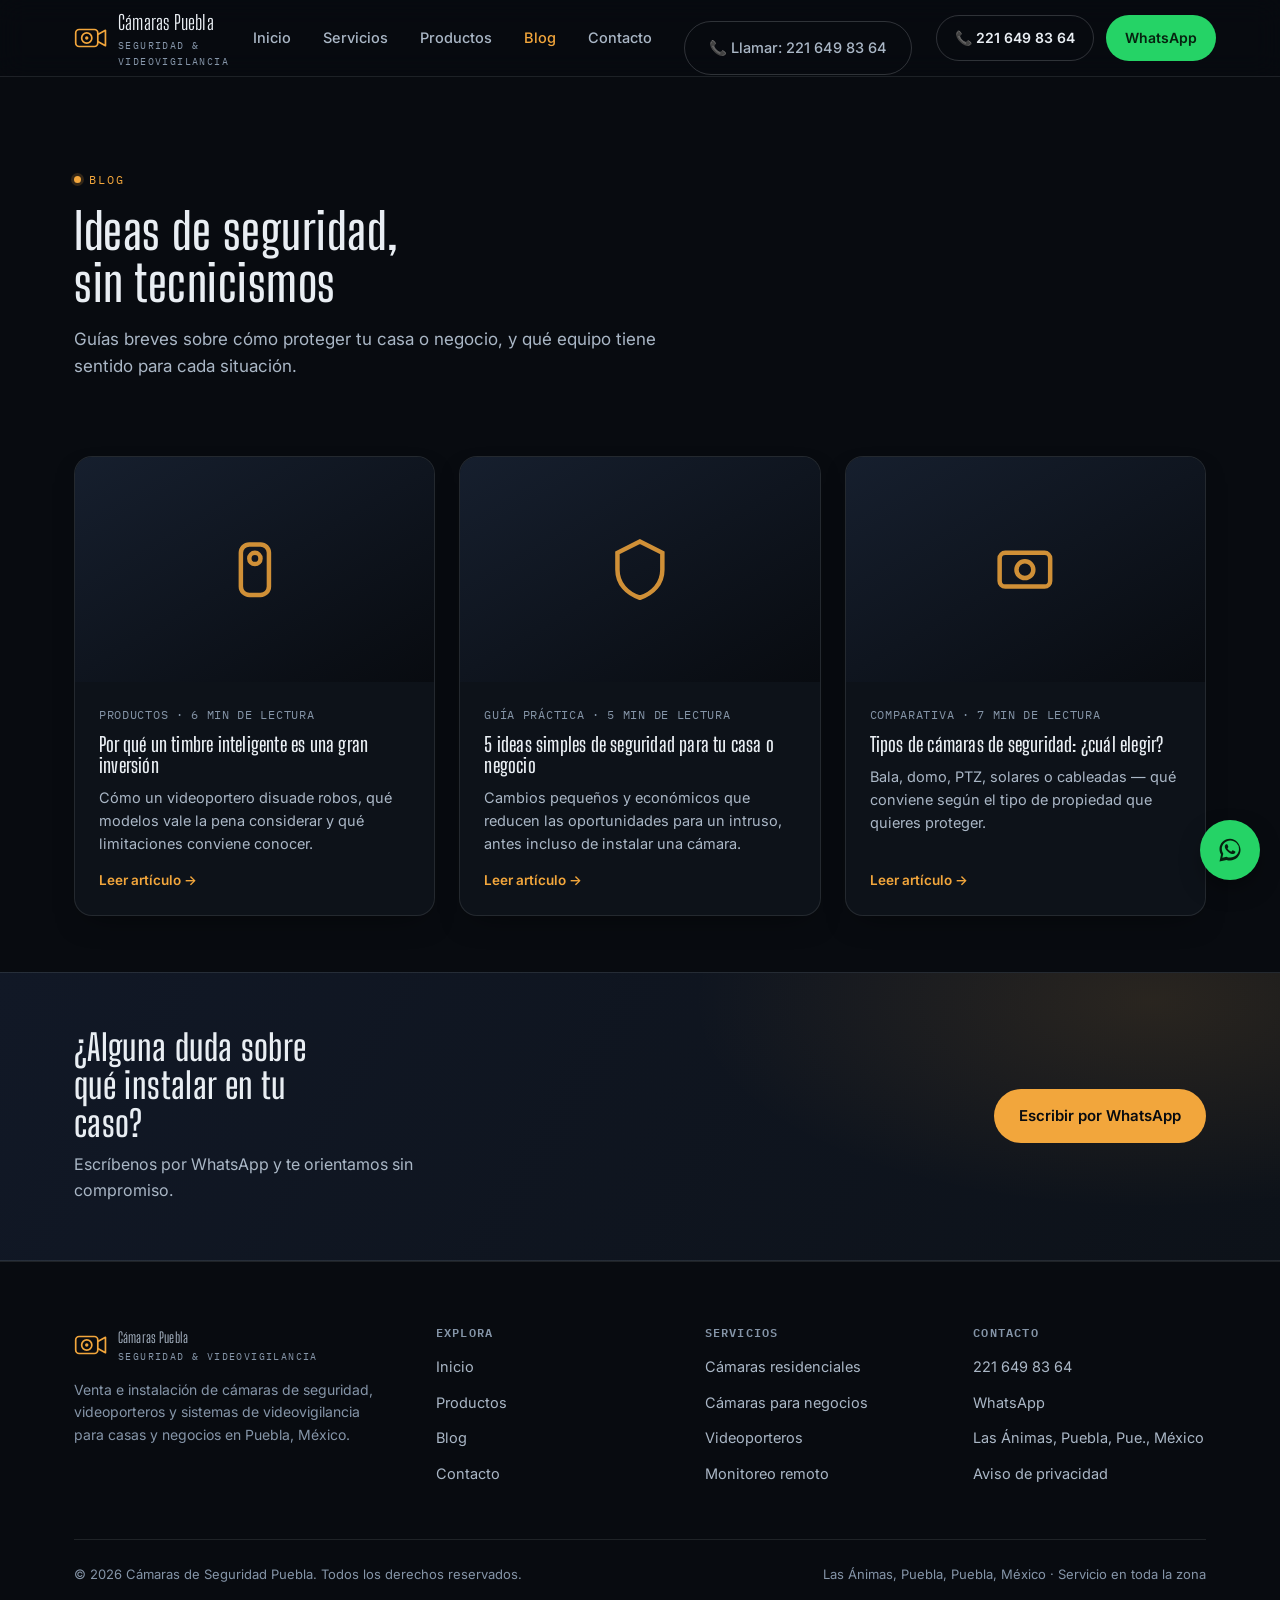
<file: blog.html>
<!DOCTYPE html>
<html lang="es-MX">
<head>
<meta charset="UTF-8">
<meta name="viewport" content="width=device-width, initial-scale=1.0">
<meta http-equiv="X-UA-Compatible" content="IE=edge">

<!-- Google tag (gtag.js) — Google Analytics 4 -->
<script async src="https://www.googletagmanager.com/gtag/js?id=G-VVVQ6WK0ZB"></script>
<script>
  window.dataLayer = window.dataLayer || [];
  function gtag(){dataLayer.push(arguments);}
  gtag('js', new Date());
  gtag('config', 'G-VVVQ6WK0ZB');
</script>

<link rel="preconnect" href="https://fonts.googleapis.com">
<link rel="preconnect" href="https://fonts.gstatic.com" crossorigin>
<link href="https://fonts.googleapis.com/css2?family=Big+Shoulders+Display:wght@500;600;700;800&family=Inter:wght@400;500;600;700&family=IBM+Plex+Mono:wght@400;500&display=swap" rel="stylesheet">
<title>Blog de Seguridad: Consejos y Guías | Cámaras Puebla</title>
<meta name="description" content="Ideas prácticas de seguridad para tu casa o negocio en Puebla: videoporteros, tipos de cámaras y consejos simples para reducir el riesgo de robo.">
<meta name="keywords" content="blog seguridad Puebla, consejos de seguridad para el hogar, tipos de cámaras de seguridad, timbre inteligente ventajas">
<meta name="robots" content="index, follow">
<link rel="canonical" href="https://camarasdeseguridadpuebla.com/blog.html">

<meta property="og:type" content="website">
<meta property="og:title" content="Blog de Seguridad: Consejos y Guías | Cámaras Puebla">
<meta property="og:description" content="Ideas prácticas de seguridad para tu casa o negocio en Puebla.">
<meta property="og:url" content="https://camarasdeseguridadpuebla.com/blog.html">
<meta property="og:locale" content="es_MX">
<meta property="og:site_name" content="Cámaras de Seguridad Puebla">
<meta name="twitter:card" content="summary_large_image">

<link rel="stylesheet" href="assets/css/style.css">
<link rel="icon" href="data:image/svg+xml,<svg xmlns=%22http://www.w3.org/2000/svg%22 viewBox=%220 0 40 40%22><rect x=%222%22 y=%2210%22 width=%2226%22 height=%2220%22 rx=%224%22 fill=%22%230D1219%22/><circle cx=%2215%22 cy=%2220%22 r=%226%22 fill=%22%23F2A63C%22/></svg>">
<script type="application/ld+json">
{
  "@context": "https://schema.org",
  "@type": "CollectionPage",
  "@id": "https://camarasdeseguridadpuebla.com/blog.html#pagina",
  "url": "https://camarasdeseguridadpuebla.com/blog.html",
  "name": "Blog de Seguridad: Consejos y Guías | Cámaras Puebla",
  "isPartOf": {"@id": "https://camarasdeseguridadpuebla.com/#sitio"},
  "about": {"@id": "https://camarasdeseguridadpuebla.com/#negocio"}
}
</script>
</head>
<body>
<a class="skip-link" href="#contenido">Saltar al contenido</a>

<header class="site-header">
  <div class="wrap">
    <a class="brand" href="index.html">
      <svg class="brand-mark" viewBox="0 0 40 40" fill="none" xmlns="http://www.w3.org/2000/svg" aria-hidden="true">
        <rect x="2" y="10" width="26" height="20" rx="4" stroke="#F2A63C" stroke-width="2"/>
        <circle cx="15" cy="20" r="6" stroke="#F2A63C" stroke-width="2"/>
        <circle cx="15" cy="20" r="2" fill="#F2A63C"/>
        <path d="M28 16L37 11V29L28 24" stroke="#F2A63C" stroke-width="2" stroke-linejoin="round"/>
      </svg>
      <span>Cámaras Puebla<small>Seguridad &amp; videovigilancia</small></span>
    </a>

    <nav class="main-nav" id="main-nav">
      <a href="index.html" class="">Inicio</a>
      <a href="index.html#servicios">Servicios</a>
      <a href="productos.html" class="">Productos</a>
      <a href="blog.html" class="is-active">Blog</a>
      <a href="contacto.html" class="">Contacto</a>
      <a class="btn btn-outline" style="margin-top:20px;" href="tel:+522216498364">📞 Llamar: 221 649 83 64</a>
    </nav>

    <div class="header-actions">
      <a class="btn btn-outline" href="tel:+522216498364">📞 221 649 83 64</a>
      <a class="btn btn-whatsapp" href="https://wa.me/522216498364?text=Hola%2C%20quisiera%20informaci%C3%B3n%20sobre%20instalaci%C3%B3n%20de%20c%C3%A1maras%20de%20seguridad." target="_blank" rel="noopener">WhatsApp</a>
      <button class="nav-toggle" aria-label="Abrir menú" aria-expanded="false" aria-controls="main-nav">
        <svg viewBox="0 0 24 24" fill="none" stroke="currentColor" stroke-width="2" stroke-linecap="round"><line x1="3" y1="6" x2="21" y2="6"/><line x1="3" y1="12" x2="21" y2="12"/><line x1="3" y1="18" x2="21" y2="18"/></svg>
      </button>
    </div>
  </div>
</header>

<main id="contenido">
<section class="section" style="padding-bottom:20px;">
  <div class="wrap">
    <span class="eyebrow">Blog</span>
    <h1 style="font-size:clamp(32px,5vw,50px);margin-top:14px;max-width:18ch;">Ideas de seguridad, sin tecnicismos</h1>
    <p style="margin-top:16px;max-width:56ch;color:var(--steel-300);font-size:17px;">Guías breves sobre cómo proteger tu casa o negocio, y qué equipo tiene sentido para cada situación.</p>
  </div>
</section>

<section class="section--tight">
  <div class="wrap">
    <div class="grid-3">
      <div class="blog-card">
        <div class="blog-cover"><svg viewBox="0 0 24 24" fill="none" stroke="currentColor" stroke-width="1.6"><rect x="7" y="3" width="10" height="18" rx="3"/><circle cx="12" cy="8" r="2"/></svg></div>
        <div class="body">
          <span class="blog-meta">Productos · 6 min de lectura</span>
          <h3>Por qué un timbre inteligente es una gran inversión</h3>
          <p>Cómo un videoportero disuade robos, qué modelos vale la pena considerar y qué limitaciones conviene conocer.</p>
          <a class="readmore" href="blog/timbre-inteligente-gran-inversion.html">Leer artículo →</a>
        </div>
      </div>
      <div class="blog-card">
        <div class="blog-cover"><svg viewBox="0 0 24 24" fill="none" stroke="currentColor" stroke-width="1.6"><path d="M12 2l8 4v6c0 5-3.4 8.5-8 10-4.6-1.5-8-5-8-10V6l8-4z"/></svg></div>
        <div class="body">
          <span class="blog-meta">Guía práctica · 5 min de lectura</span>
          <h3>5 ideas simples de seguridad para tu casa o negocio</h3>
          <p>Cambios pequeños y económicos que reducen las oportunidades para un intruso, antes incluso de instalar una cámara.</p>
          <a class="readmore" href="blog/5-ideas-simples-seguridad.html">Leer artículo →</a>
        </div>
      </div>
      <div class="blog-card">
        <div class="blog-cover"><svg viewBox="0 0 24 24" fill="none" stroke="currentColor" stroke-width="1.6"><rect x="3" y="6" width="18" height="12" rx="2"/><circle cx="12" cy="12" r="3"/></svg></div>
        <div class="body">
          <span class="blog-meta">Comparativa · 7 min de lectura</span>
          <h3>Tipos de cámaras de seguridad: ¿cuál elegir?</h3>
          <p>Bala, domo, PTZ, solares o cableadas — qué conviene según el tipo de propiedad que quieres proteger.</p>
          <a class="readmore" href="blog/tipos-camaras-cual-elegir.html">Leer artículo →</a>
        </div>
      </div>
    </div>
  </div>
</section>

<div class="cta-band">
  <div class="wrap">
    <div>
      <h2>¿Alguna duda sobre qué instalar en tu caso?</h2>
      <p>Escríbenos por WhatsApp y te orientamos sin compromiso.</p>
    </div>
    <div class="cta-row">
      <a class="btn btn-primary" href="https://wa.me/522216498364" target="_blank" rel="noopener">Escribir por WhatsApp</a>
    </div>
  </div>
</div>
</main>

<footer class="site-footer">
  <div class="wrap">
    <div class="footer-grid">
      <div class="footer-brand">
        <a class="brand" href="index.html">
          <svg class="brand-mark" viewBox="0 0 40 40" fill="none" xmlns="http://www.w3.org/2000/svg" aria-hidden="true">
            <rect x="2" y="10" width="26" height="20" rx="4" stroke="#F2A63C" stroke-width="2"/>
            <circle cx="15" cy="20" r="6" stroke="#F2A63C" stroke-width="2"/>
            <circle cx="15" cy="20" r="2" fill="#F2A63C"/>
            <path d="M28 16L37 11V29L28 24" stroke="#F2A63C" stroke-width="2" stroke-linejoin="round"/>
          </svg>
          <span>Cámaras Puebla<small>Seguridad &amp; videovigilancia</small></span>
        </a>
        <p>Venta e instalación de cámaras de seguridad, videoporteros y sistemas de videovigilancia para casas y negocios en Puebla, México.</p>
      </div>
      <div>
        <h4>Explora</h4>
        <ul>
          <li><a href="index.html">Inicio</a></li>
          <li><a href="productos.html">Productos</a></li>
          <li><a href="blog.html">Blog</a></li>
          <li><a href="contacto.html">Contacto</a></li>
        </ul>
      </div>
      <div>
        <h4>Servicios</h4>
        <ul>
          <li><a href="index.html#servicios">Cámaras residenciales</a></li>
          <li><a href="index.html#servicios">Cámaras para negocios</a></li>
          <li><a href="productos.html">Videoporteros</a></li>
          <li><a href="productos.html">Monitoreo remoto</a></li>
        </ul>
      </div>
      <div>
        <h4>Contacto</h4>
        <ul>
          <li><a href="tel:+522216498364">221 649 83 64</a></li>
          <li><a href="https://wa.me/522216498364" target="_blank" rel="noopener">WhatsApp</a></li>
          <li><span style="color:var(--steel-300);font-size:14.5px;">Las Ánimas, Puebla, Pue., México</span></li>
          <li><a href="aviso-privacidad.html">Aviso de privacidad</a></li>
        </ul>
      </div>
    </div>
    <div class="footer-bottom">
      <span>© <span data-year>2026</span> Cámaras de Seguridad Puebla. Todos los derechos reservados.</span>
      <span>Las Ánimas, Puebla, Puebla, México · Servicio en toda la zona</span>
    </div>
  </div>
</footer>

<a class="wa-float" href="https://wa.me/522216498364?text=Hola%2C%20quisiera%20informaci%C3%B3n%20sobre%20instalaci%C3%B3n%20de%20c%C3%A1maras%20de%20seguridad." target="_blank" rel="noopener" aria-label="Escribir por WhatsApp">
  <svg viewBox="0 0 32 32" fill="currentColor" aria-hidden="true"><path d="M16.02 3C9.4 3 4 8.35 4 14.93c0 2.3.65 4.44 1.77 6.27L4 29l8.02-1.7a12.9 12.9 0 0 0 4 .63c6.62 0 12.02-5.35 12.02-11.93S22.64 3 16.02 3zm0 21.63c-1.28 0-2.53-.24-3.7-.7l-.27-.1-4.76 1.01 1.02-4.55-.18-.28a9.62 9.62 0 0 1-1.5-5.08c0-5.34 4.4-9.68 9.83-9.68 2.63 0 5.1 1 6.96 2.83a9.5 9.5 0 0 1 2.87 6.85c0 5.34-4.4 9.7-9.83 9.7zm5.4-7.28c-.3-.15-1.76-.86-2.03-.96-.27-.1-.47-.15-.67.15s-.77.96-.94 1.16-.35.22-.65.07a7.9 7.9 0 0 1-2.32-1.43 8.68 8.68 0 0 1-1.6-2c-.17-.29 0-.44.13-.6.13-.14.3-.35.44-.53.15-.17.2-.3.3-.5.1-.2.05-.37-.02-.52-.07-.15-.67-1.62-.92-2.22-.24-.58-.49-.5-.67-.5h-.57c-.2 0-.52.07-.79.37-.27.29-1.04 1.02-1.04 2.48s1.06 2.87 1.2 3.07c.15.2 2.1 3.2 5.08 4.5.71.3 1.26.49 1.7.63.71.22 1.36.19 1.87.12.57-.09 1.76-.72 2-1.42.25-.7.25-1.29.17-1.42-.07-.13-.27-.2-.57-.35z"/></svg>
</a>

<nav class="mobile-cta-bar" aria-label="Contacto rápido">
  <a class="mcb-whatsapp" href="https://wa.me/522216498364?text=Hola%2C%20quisiera%20informaci%C3%B3n%20sobre%20instalaci%C3%B3n%20de%20c%C3%A1maras%20de%20seguridad." target="_blank" rel="noopener">
    <svg viewBox="0 0 32 32" fill="currentColor" aria-hidden="true"><path d="M16.02 3C9.4 3 4 8.35 4 14.93c0 2.3.65 4.44 1.77 6.27L4 29l8.02-1.7a12.9 12.9 0 0 0 4 .63c6.62 0 12.02-5.35 12.02-11.93S22.64 3 16.02 3z"/></svg>
    WhatsApp
  </a>
  <a class="mcb-llamar" href="tel:+522216498364">📞 Llamar</a>
  <a class="mcb-cotizar" href="contacto.html#quote-wizard">Cotizar</a>
</nav>

<script src="assets/js/main.js"></script>
<script>document.querySelector('[data-year]').textContent = new Date().getFullYear();</script>
</body>
</html>
</file>
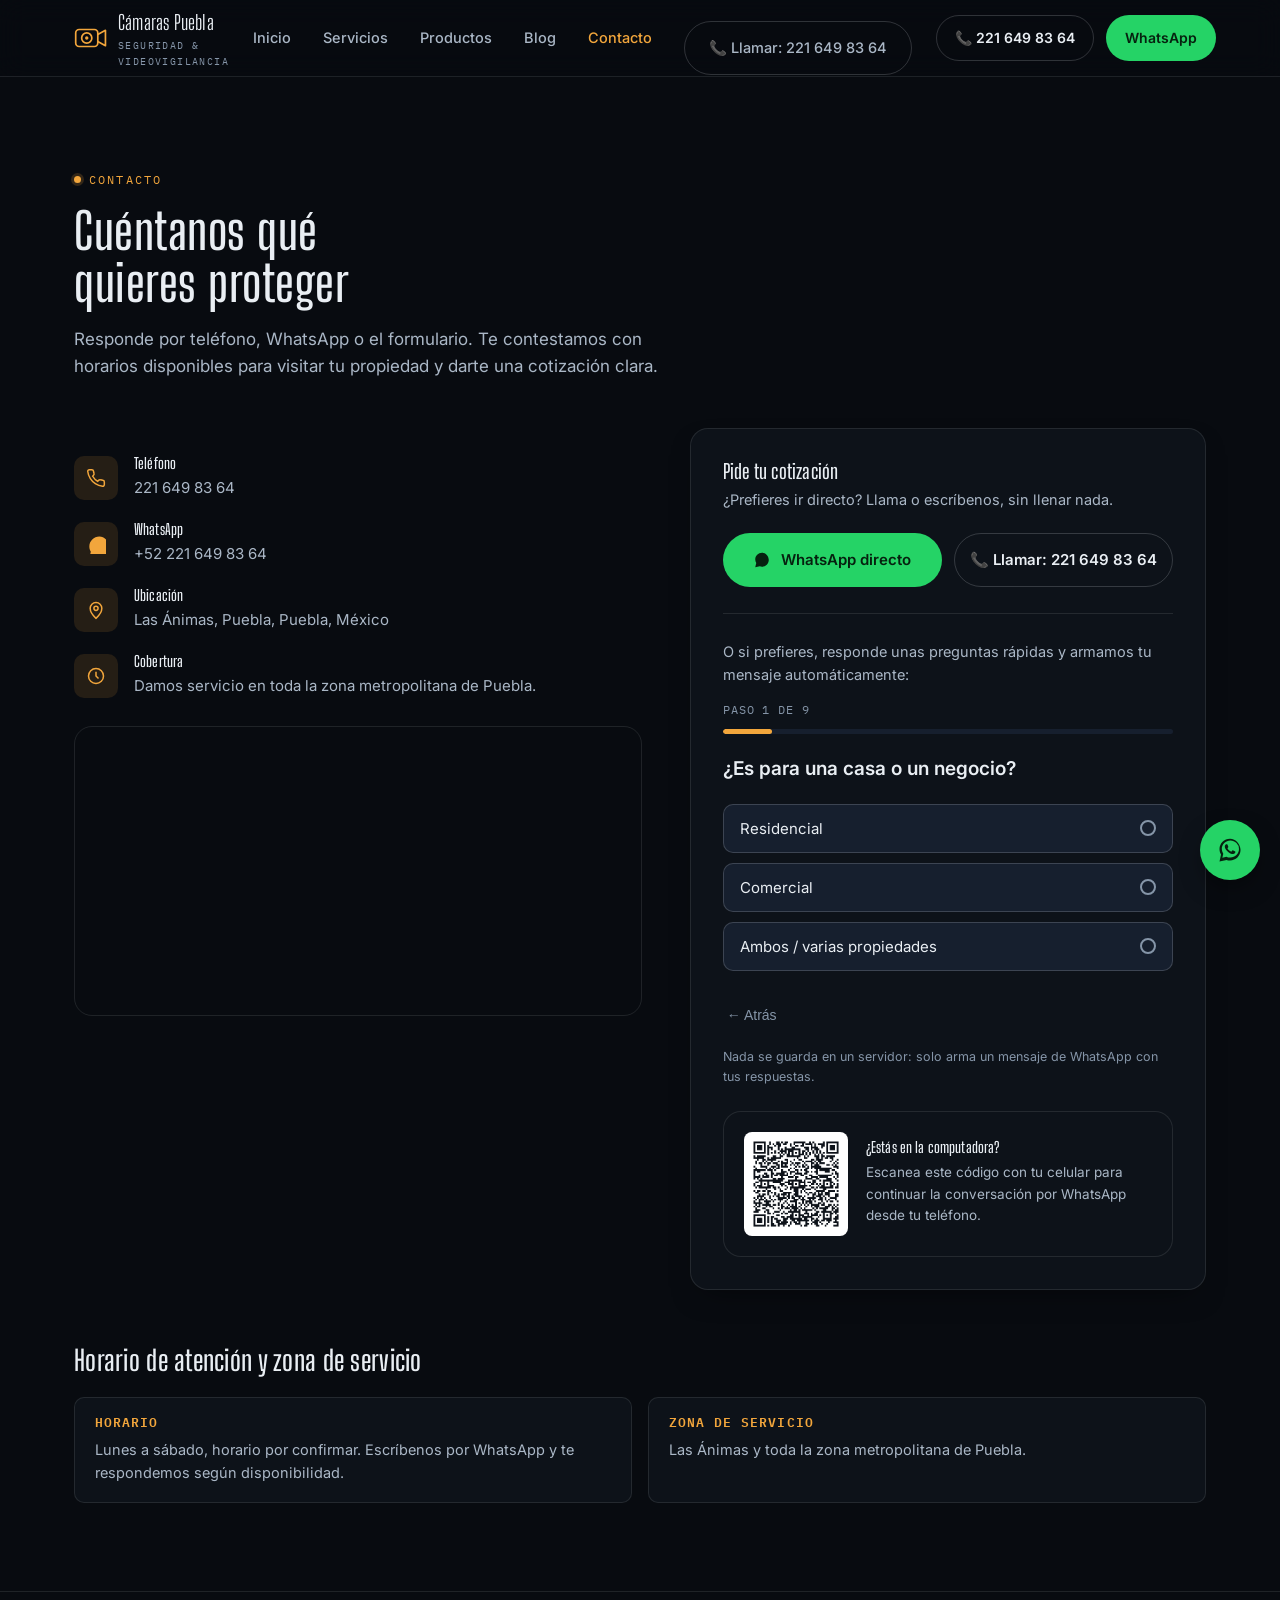
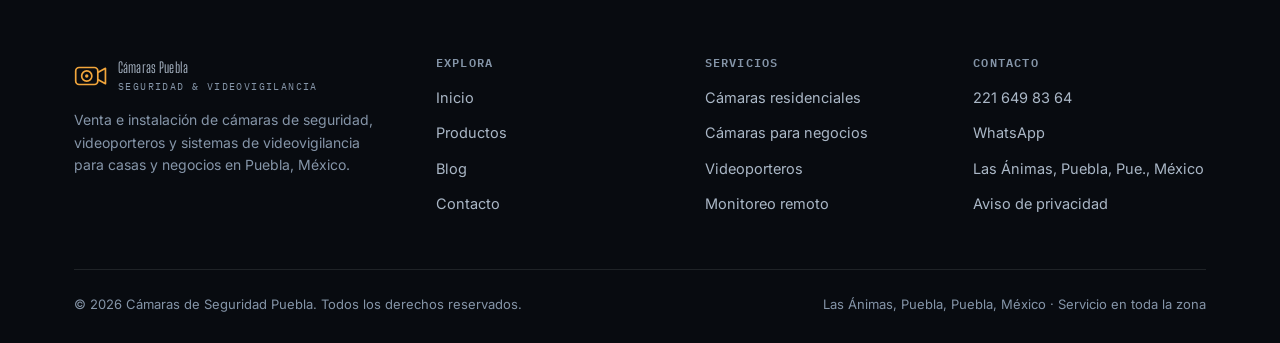
<file: contacto.html>
<!DOCTYPE html>
<html lang="es-MX">
<head>
<meta charset="UTF-8">
<meta name="viewport" content="width=device-width, initial-scale=1.0">
<meta http-equiv="X-UA-Compatible" content="IE=edge">

<!-- Google tag (gtag.js) — Google Analytics 4 -->
<script async src="https://www.googletagmanager.com/gtag/js?id=G-VVVQ6WK0ZB"></script>
<script>
  window.dataLayer = window.dataLayer || [];
  function gtag(){dataLayer.push(arguments);}
  gtag('js', new Date());
  gtag('config', 'G-VVVQ6WK0ZB');
</script>

<link rel="preconnect" href="https://fonts.googleapis.com">
<link rel="preconnect" href="https://fonts.gstatic.com" crossorigin>
<link href="https://fonts.googleapis.com/css2?family=Big+Shoulders+Display:wght@500;600;700;800&family=Inter:wght@400;500;600;700&family=IBM+Plex+Mono:wght@400;500&display=swap" rel="stylesheet">
<title>Contacto | Cámaras de Seguridad Puebla</title>
<meta name="description" content="Contáctanos para cotizar la instalación de cámaras de seguridad en Puebla. Llama al 221 649 83 64 o escríbenos por WhatsApp. Ubicados en Las Ánimas, Puebla.">
<meta name="keywords" content="contacto cámaras de seguridad Puebla, cotización cámaras Puebla, instalación cámaras Las Ánimas Puebla">
<meta name="robots" content="index, follow">
<link rel="canonical" href="https://camarasdeseguridadpuebla.com/contacto.html">

<meta property="og:type" content="website">
<meta property="og:title" content="Contacto | Cámaras de Seguridad Puebla">
<meta property="og:description" content="Llama al 221 649 83 64 o escríbenos por WhatsApp para cotizar tu instalación en Puebla.">
<meta property="og:url" content="https://camarasdeseguridadpuebla.com/contacto.html">
<meta property="og:locale" content="es_MX">
<meta property="og:site_name" content="Cámaras de Seguridad Puebla">
<meta name="twitter:card" content="summary">

<link rel="stylesheet" href="assets/css/style.css">
<link rel="icon" href="data:image/svg+xml,<svg xmlns=%22http://www.w3.org/2000/svg%22 viewBox=%220 0 40 40%22><rect x=%222%22 y=%2210%22 width=%2226%22 height=%2220%22 rx=%224%22 fill=%22%230D1219%22/><circle cx=%2215%22 cy=%2220%22 r=%226%22 fill=%22%23F2A63C%22/></svg>">

<script type="application/ld+json">
{
  "@context": "https://schema.org",
  "@type": "LocalBusiness",
  "@id": "https://camarasdeseguridadpuebla.com/#negocio",
  "name": "Cámaras de Seguridad Puebla",
  "telephone": "+522216498364",
  "address": {
    "@type": "PostalAddress",
    "streetAddress": "Col. Benito Juarez, Las Ánimas",
    "addressLocality": "Puebla",
    "addressRegion": "Puebla",
    "addressCountry": "MX"
  },
  "areaServed": {"@type":"City","name":"Puebla"},
  "url": "https://camarasdeseguridadpuebla.com/contacto.html"
}
</script>
</head>
<body>
<a class="skip-link" href="#contenido">Saltar al contenido</a>

<header class="site-header">
  <div class="wrap">
    <a class="brand" href="index.html">
      <svg class="brand-mark" viewBox="0 0 40 40" fill="none" xmlns="http://www.w3.org/2000/svg" aria-hidden="true">
        <rect x="2" y="10" width="26" height="20" rx="4" stroke="#F2A63C" stroke-width="2"/>
        <circle cx="15" cy="20" r="6" stroke="#F2A63C" stroke-width="2"/>
        <circle cx="15" cy="20" r="2" fill="#F2A63C"/>
        <path d="M28 16L37 11V29L28 24" stroke="#F2A63C" stroke-width="2" stroke-linejoin="round"/>
      </svg>
      <span>Cámaras Puebla<small>Seguridad &amp; videovigilancia</small></span>
    </a>

    <nav class="main-nav" id="main-nav">
      <a href="index.html" class="">Inicio</a>
      <a href="index.html#servicios">Servicios</a>
      <a href="productos.html" class="">Productos</a>
      <a href="blog.html" class="">Blog</a>
      <a href="contacto.html" class="is-active">Contacto</a>
      <a class="btn btn-outline" style="margin-top:20px;" href="tel:+522216498364">📞 Llamar: 221 649 83 64</a>
    </nav>

    <div class="header-actions">
      <a class="btn btn-outline" href="tel:+522216498364">📞 221 649 83 64</a>
      <a class="btn btn-whatsapp" href="https://wa.me/522216498364?text=Hola%2C%20quisiera%20informaci%C3%B3n%20sobre%20instalaci%C3%B3n%20de%20c%C3%A1maras%20de%20seguridad." target="_blank" rel="noopener">WhatsApp</a>
      <button class="nav-toggle" aria-label="Abrir menú" aria-expanded="false" aria-controls="main-nav">
        <svg viewBox="0 0 24 24" fill="none" stroke="currentColor" stroke-width="2" stroke-linecap="round"><line x1="3" y1="6" x2="21" y2="6"/><line x1="3" y1="12" x2="21" y2="12"/><line x1="3" y1="18" x2="21" y2="18"/></svg>
      </button>
    </div>
  </div>
</header>

<main id="contenido">
<section class="section">
  <div class="wrap">
    <span class="eyebrow">Contacto</span>
    <h1 style="font-size:clamp(32px,5vw,50px);margin-top:14px;max-width:16ch;">Cuéntanos qué quieres proteger</h1>
    <p style="margin-top:16px;max-width:56ch;color:var(--steel-300);font-size:17px;">Responde por teléfono, WhatsApp o el formulario. Te contestamos con horarios disponibles para visitar tu propiedad y darte una cotización clara.</p>

    <div class="contact-grid" style="margin-top:48px;">
      <div>
        <div class="contact-list">
          <div class="row">
            <div class="icon"><svg viewBox="0 0 24 24" fill="none" stroke="currentColor" stroke-width="1.8"><path d="M22 16.9v3a2 2 0 0 1-2.2 2 19.8 19.8 0 0 1-8.6-3.1 19.5 19.5 0 0 1-6-6A19.8 19.8 0 0 1 2.1 4.2 2 2 0 0 1 4 2h3a2 2 0 0 1 2 1.7c.1.9.3 1.8.6 2.7a2 2 0 0 1-.4 2.1L8 9.9a16 16 0 0 0 6 6l1.4-1.3a2 2 0 0 1 2.1-.4c.9.3 1.8.5 2.7.6a2 2 0 0 1 1.8 2.1z"/></svg></div>
            <div><h4>Teléfono</h4><p><a href="tel:+522216498364">221 649 83 64</a></p></div>
          </div>
          <div class="row">
            <div class="icon"><svg viewBox="0 0 24 24" fill="currentColor" stroke="none"><path d="M16.02 3C9.4 3 4 8.35 4 14.93c0 2.3.65 4.44 1.77 6.27L4 29l8.02-1.7a12.9 12.9 0 0 0 4 .63c6.62 0 12.02-5.35 12.02-11.93S22.64 3 16.02 3z"/></svg></div>
            <div><h4>WhatsApp</h4><p><a href="https://wa.me/522216498364" target="_blank" rel="noopener">+52 221 649 83 64</a></p></div>
          </div>
          <div class="row">
            <div class="icon"><svg viewBox="0 0 24 24" fill="none" stroke="currentColor" stroke-width="1.8"><path d="M12 22s7-6.2 7-12a7 7 0 1 0-14 0c0 5.8 7 12 7 12z"/><circle cx="12" cy="10" r="2.5"/></svg></div>
            <div><h4>Ubicación</h4><p>Las Ánimas, Puebla, Puebla, México</p></div>
          </div>
          <div class="row">
            <div class="icon"><svg viewBox="0 0 24 24" fill="none" stroke="currentColor" stroke-width="1.8"><circle cx="12" cy="12" r="9"/><path d="M12 7v5l3 3"/></svg></div>
            <div><h4>Cobertura</h4><p>Damos servicio en toda la zona metropolitana de Puebla.</p></div>
          </div>
        </div>

        <div class="map-frame">
          <iframe src="https://www.google.com/maps?q=Las+Animas,Puebla,Puebla,Mexico&output=embed" loading="lazy" referrerpolicy="no-referrer-when-downgrade" title="Ubicación en Las Ánimas, Puebla"></iframe>
        </div>
      </div>

      <div class="form-card">
        <h3 style="font-size:20px;margin-bottom:6px;">Pide tu cotización</h3>
        <p style="color:var(--steel-300);font-size:14.5px;margin-bottom:22px;">¿Prefieres ir directo? Llama o escríbenos, sin llenar nada.</p>

        <div class="direct-contact-row">
          <a class="btn btn-whatsapp" href="https://wa.me/522216498364?text=Hola%2C%20quisiera%20una%20cotizaci%C3%B3n%20para%20instalar%20c%C3%A1maras%20de%20seguridad." target="_blank" rel="noopener">
            <svg viewBox="0 0 32 32" fill="currentColor" aria-hidden="true"><path d="M16.02 3C9.4 3 4 8.35 4 14.93c0 2.3.65 4.44 1.77 6.27L4 29l8.02-1.7a12.9 12.9 0 0 0 4 .63c6.62 0 12.02-5.35 12.02-11.93S22.64 3 16.02 3z"/></svg>
            WhatsApp directo
          </a>
          <a class="btn btn-outline" href="tel:+522216498364">📞 Llamar: 221 649 83 64</a>
        </div>

        <!-- Fallback para navegadores sin JavaScript: el asistente de abajo
             no puede dibujarse sin JS, así que estos enlaces directos
             garantizan que siempre haya una forma de contactar. -->
        <noscript>
          <div class="direct-contact-row" style="border-top:none;padding-top:0;">
            <a class="btn btn-outline" href="mailto:contacto@camarasdeseguridadpuebla.com">Enviar correo</a>
          </div>
          <p class="no-js-note">Tu navegador tiene JavaScript desactivado, así que el formulario paso a paso no está disponible aquí — usa WhatsApp, llamada o correo.</p>
        </noscript>

        <p style="color:var(--steel-300);font-size:14.5px;margin:22px 0 14px;">O si prefieres, responde unas preguntas rápidas y armamos tu mensaje automáticamente:</p>
        <div class="quote-wizard" id="quote-wizard"></div>
        <p class="form-note">Nada se guarda en un servidor: solo arma un mensaje de WhatsApp con tus respuestas.</p>

        <div class="wa-qr-block">
          <img src="assets/img/whatsapp-qr.png" alt="Código QR para abrir WhatsApp" width="104" height="104" loading="lazy">
          <div>
            <h4>¿Estás en la computadora?</h4>
            <p>Escanea este código con tu celular para continuar la conversación por WhatsApp desde tu teléfono.</p>
          </div>
        </div>
      </div>
    </div>

    <div class="wrap" style="padding:0;margin-top:56px;">
      <h2 style="font-size:clamp(22px,2.8vw,28px);">Horario de atención y zona de servicio</h2>
      <div class="hours-grid">
        <div class="box">
          <h4>Horario</h4>
          <!-- TODO (Paul): confirma tu horario real antes de publicar; este es un marcador de posición. -->
          <p>Lunes a sábado, horario por confirmar. Escríbenos por WhatsApp y te respondemos según disponibilidad.</p>
        </div>
        <div class="box">
          <h4>Zona de servicio</h4>
          <p>Las Ánimas y toda la zona metropolitana de Puebla.</p>
        </div>
      </div>
    </div>
  </div>
</section>
</main>

<footer class="site-footer">
  <div class="wrap">
    <div class="footer-grid">
      <div class="footer-brand">
        <a class="brand" href="index.html">
          <svg class="brand-mark" viewBox="0 0 40 40" fill="none" xmlns="http://www.w3.org/2000/svg" aria-hidden="true">
            <rect x="2" y="10" width="26" height="20" rx="4" stroke="#F2A63C" stroke-width="2"/>
            <circle cx="15" cy="20" r="6" stroke="#F2A63C" stroke-width="2"/>
            <circle cx="15" cy="20" r="2" fill="#F2A63C"/>
            <path d="M28 16L37 11V29L28 24" stroke="#F2A63C" stroke-width="2" stroke-linejoin="round"/>
          </svg>
          <span>Cámaras Puebla<small>Seguridad &amp; videovigilancia</small></span>
        </a>
        <p>Venta e instalación de cámaras de seguridad, videoporteros y sistemas de videovigilancia para casas y negocios en Puebla, México.</p>
      </div>
      <div>
        <h4>Explora</h4>
        <ul>
          <li><a href="index.html">Inicio</a></li>
          <li><a href="productos.html">Productos</a></li>
          <li><a href="blog.html">Blog</a></li>
          <li><a href="contacto.html">Contacto</a></li>
        </ul>
      </div>
      <div>
        <h4>Servicios</h4>
        <ul>
          <li><a href="index.html#servicios">Cámaras residenciales</a></li>
          <li><a href="index.html#servicios">Cámaras para negocios</a></li>
          <li><a href="productos.html">Videoporteros</a></li>
          <li><a href="productos.html">Monitoreo remoto</a></li>
        </ul>
      </div>
      <div>
        <h4>Contacto</h4>
        <ul>
          <li><a href="tel:+522216498364">221 649 83 64</a></li>
          <li><a href="https://wa.me/522216498364" target="_blank" rel="noopener">WhatsApp</a></li>
          <li><span style="color:var(--steel-300);font-size:14.5px;">Las Ánimas, Puebla, Pue., México</span></li>
          <li><a href="aviso-privacidad.html">Aviso de privacidad</a></li>
        </ul>
      </div>
    </div>
    <div class="footer-bottom">
      <span>© <span data-year>2026</span> Cámaras de Seguridad Puebla. Todos los derechos reservados.</span>
      <span>Las Ánimas, Puebla, Puebla, México · Servicio en toda la zona</span>
    </div>
  </div>
</footer>

<a class="wa-float" href="https://wa.me/522216498364?text=Hola%2C%20quisiera%20informaci%C3%B3n%20sobre%20instalaci%C3%B3n%20de%20c%C3%A1maras%20de%20seguridad." target="_blank" rel="noopener" aria-label="Escribir por WhatsApp">
  <svg viewBox="0 0 32 32" fill="currentColor" aria-hidden="true"><path d="M16.02 3C9.4 3 4 8.35 4 14.93c0 2.3.65 4.44 1.77 6.27L4 29l8.02-1.7a12.9 12.9 0 0 0 4 .63c6.62 0 12.02-5.35 12.02-11.93S22.64 3 16.02 3zm0 21.63c-1.28 0-2.53-.24-3.7-.7l-.27-.1-4.76 1.01 1.02-4.55-.18-.28a9.62 9.62 0 0 1-1.5-5.08c0-5.34 4.4-9.68 9.83-9.68 2.63 0 5.1 1 6.96 2.83a9.5 9.5 0 0 1 2.87 6.85c0 5.34-4.4 9.7-9.83 9.7zm5.4-7.28c-.3-.15-1.76-.86-2.03-.96-.27-.1-.47-.15-.67.15s-.77.96-.94 1.16-.35.22-.65.07a7.9 7.9 0 0 1-2.32-1.43 8.68 8.68 0 0 1-1.6-2c-.17-.29 0-.44.13-.6.13-.14.3-.35.44-.53.15-.17.2-.3.3-.5.1-.2.05-.37-.02-.52-.07-.15-.67-1.62-.92-2.22-.24-.58-.49-.5-.67-.5h-.57c-.2 0-.52.07-.79.37-.27.29-1.04 1.02-1.04 2.48s1.06 2.87 1.2 3.07c.15.2 2.1 3.2 5.08 4.5.71.3 1.26.49 1.7.63.71.22 1.36.19 1.87.12.57-.09 1.76-.72 2-1.42.25-.7.25-1.29.17-1.42-.07-.13-.27-.2-.57-.35z"/></svg>
</a>

<nav class="mobile-cta-bar" aria-label="Contacto rápido">
  <a class="mcb-whatsapp" href="https://wa.me/522216498364?text=Hola%2C%20quisiera%20informaci%C3%B3n%20sobre%20instalaci%C3%B3n%20de%20c%C3%A1maras%20de%20seguridad." target="_blank" rel="noopener">
    <svg viewBox="0 0 32 32" fill="currentColor" aria-hidden="true"><path d="M16.02 3C9.4 3 4 8.35 4 14.93c0 2.3.65 4.44 1.77 6.27L4 29l8.02-1.7a12.9 12.9 0 0 0 4 .63c6.62 0 12.02-5.35 12.02-11.93S22.64 3 16.02 3z"/></svg>
    WhatsApp
  </a>
  <a class="mcb-llamar" href="tel:+522216498364">📞 Llamar</a>
  <a class="mcb-cotizar" href="#quote-wizard">Cotizar</a>
</nav>

<script src="assets/js/main.js"></script>
<script>document.querySelector('[data-year]').textContent = new Date().getFullYear();</script>
</body>
</html>
</file>
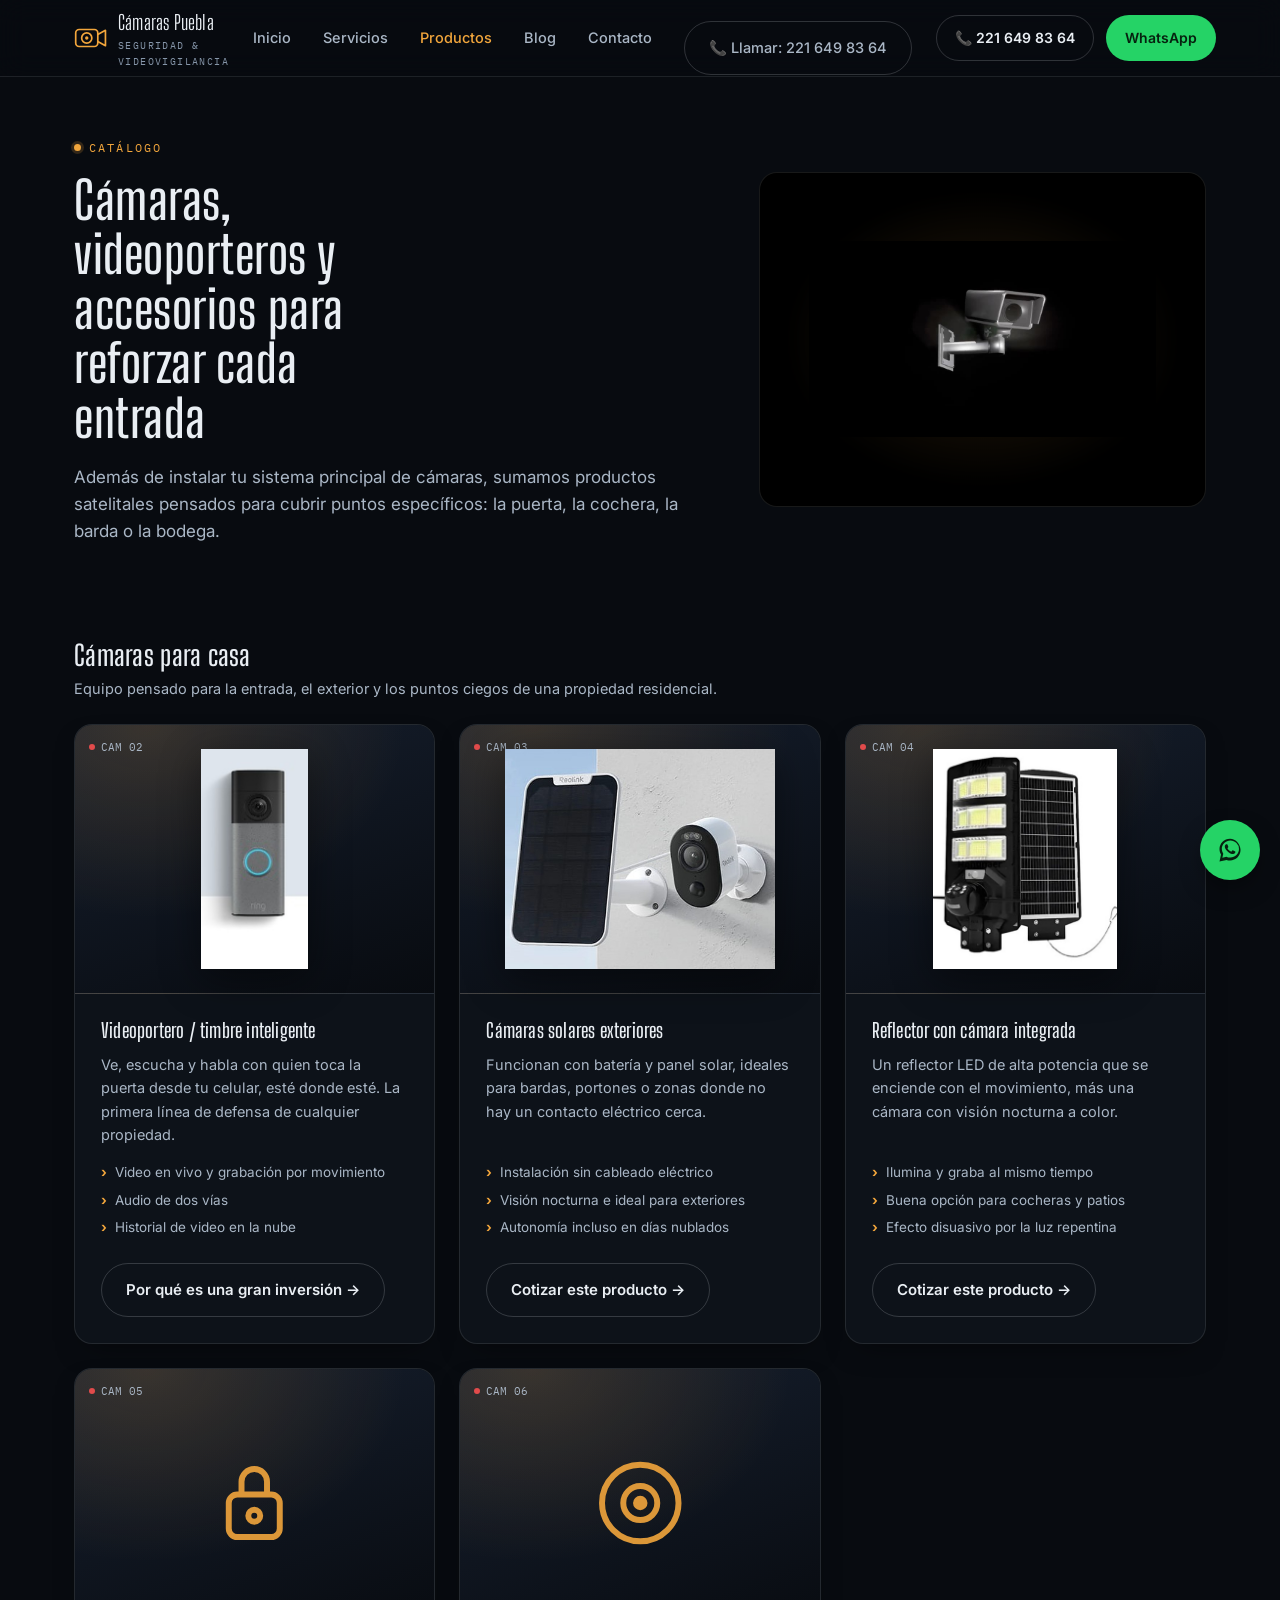
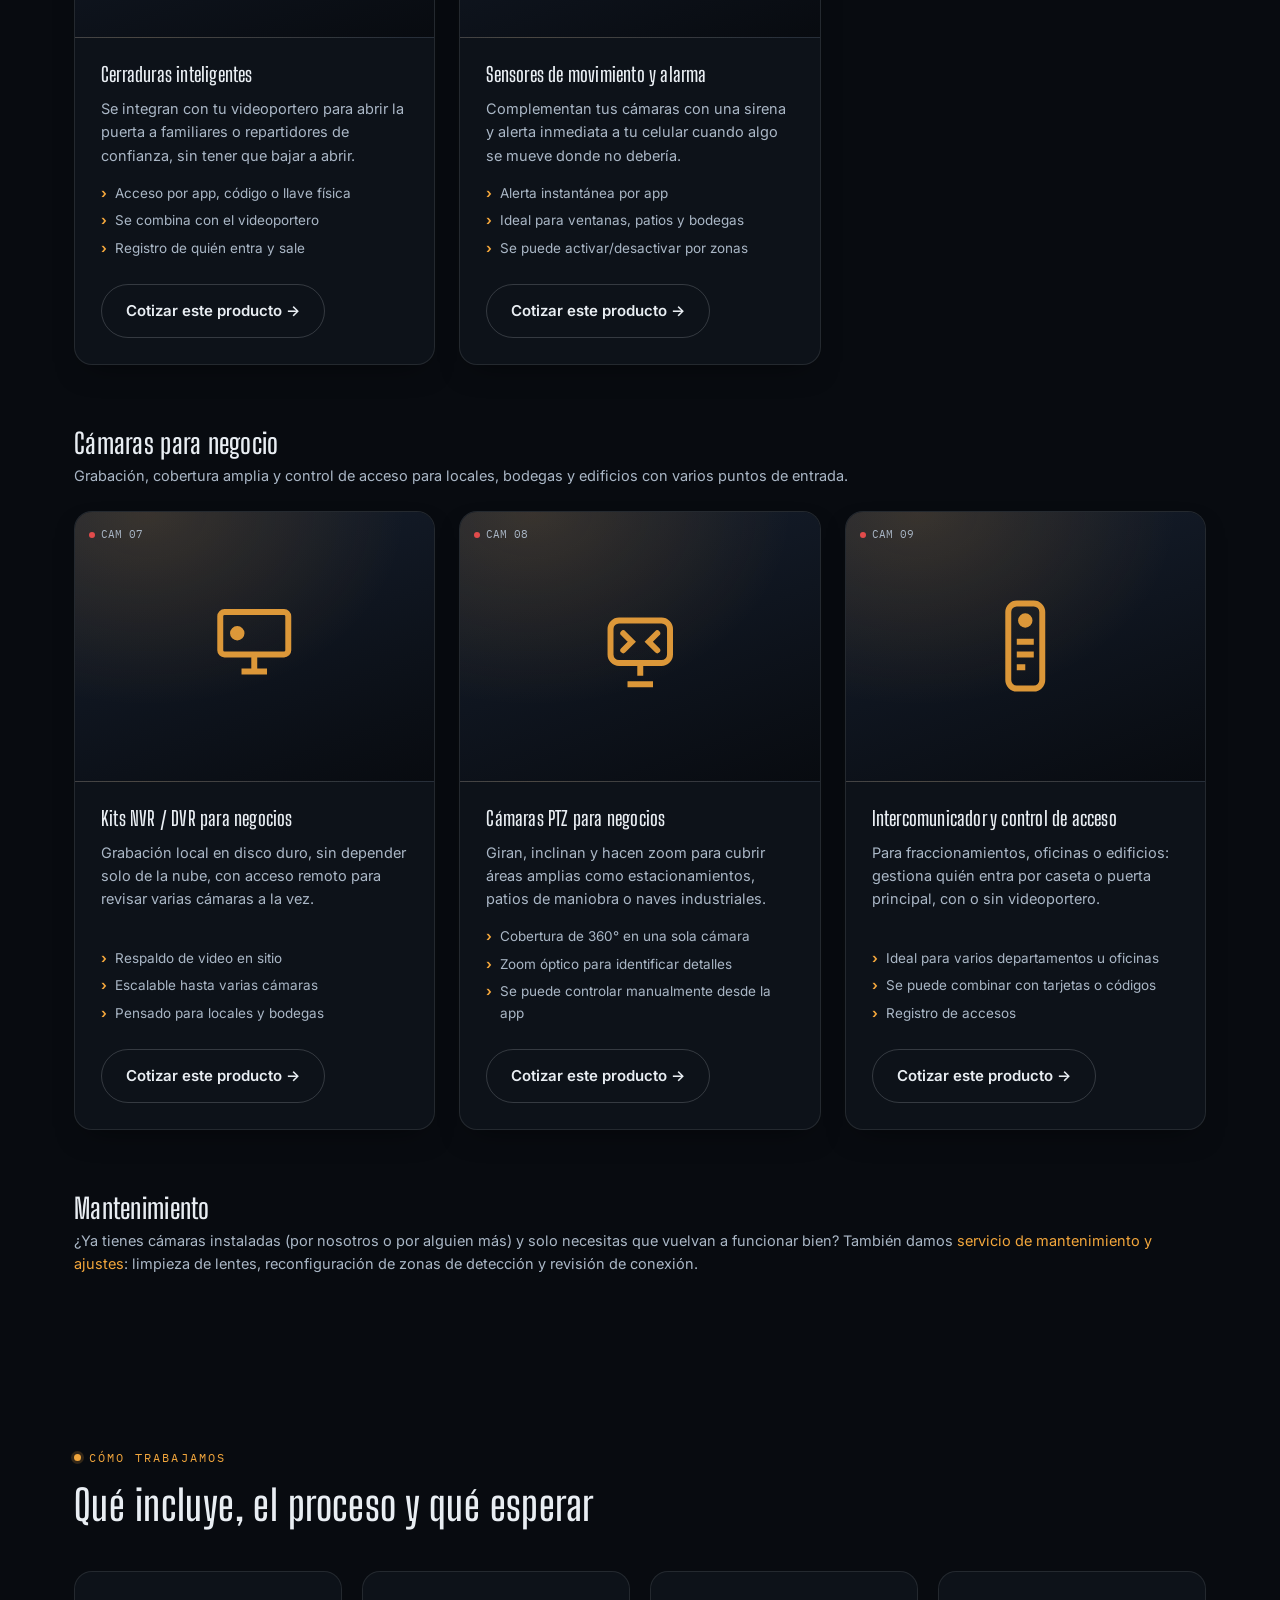
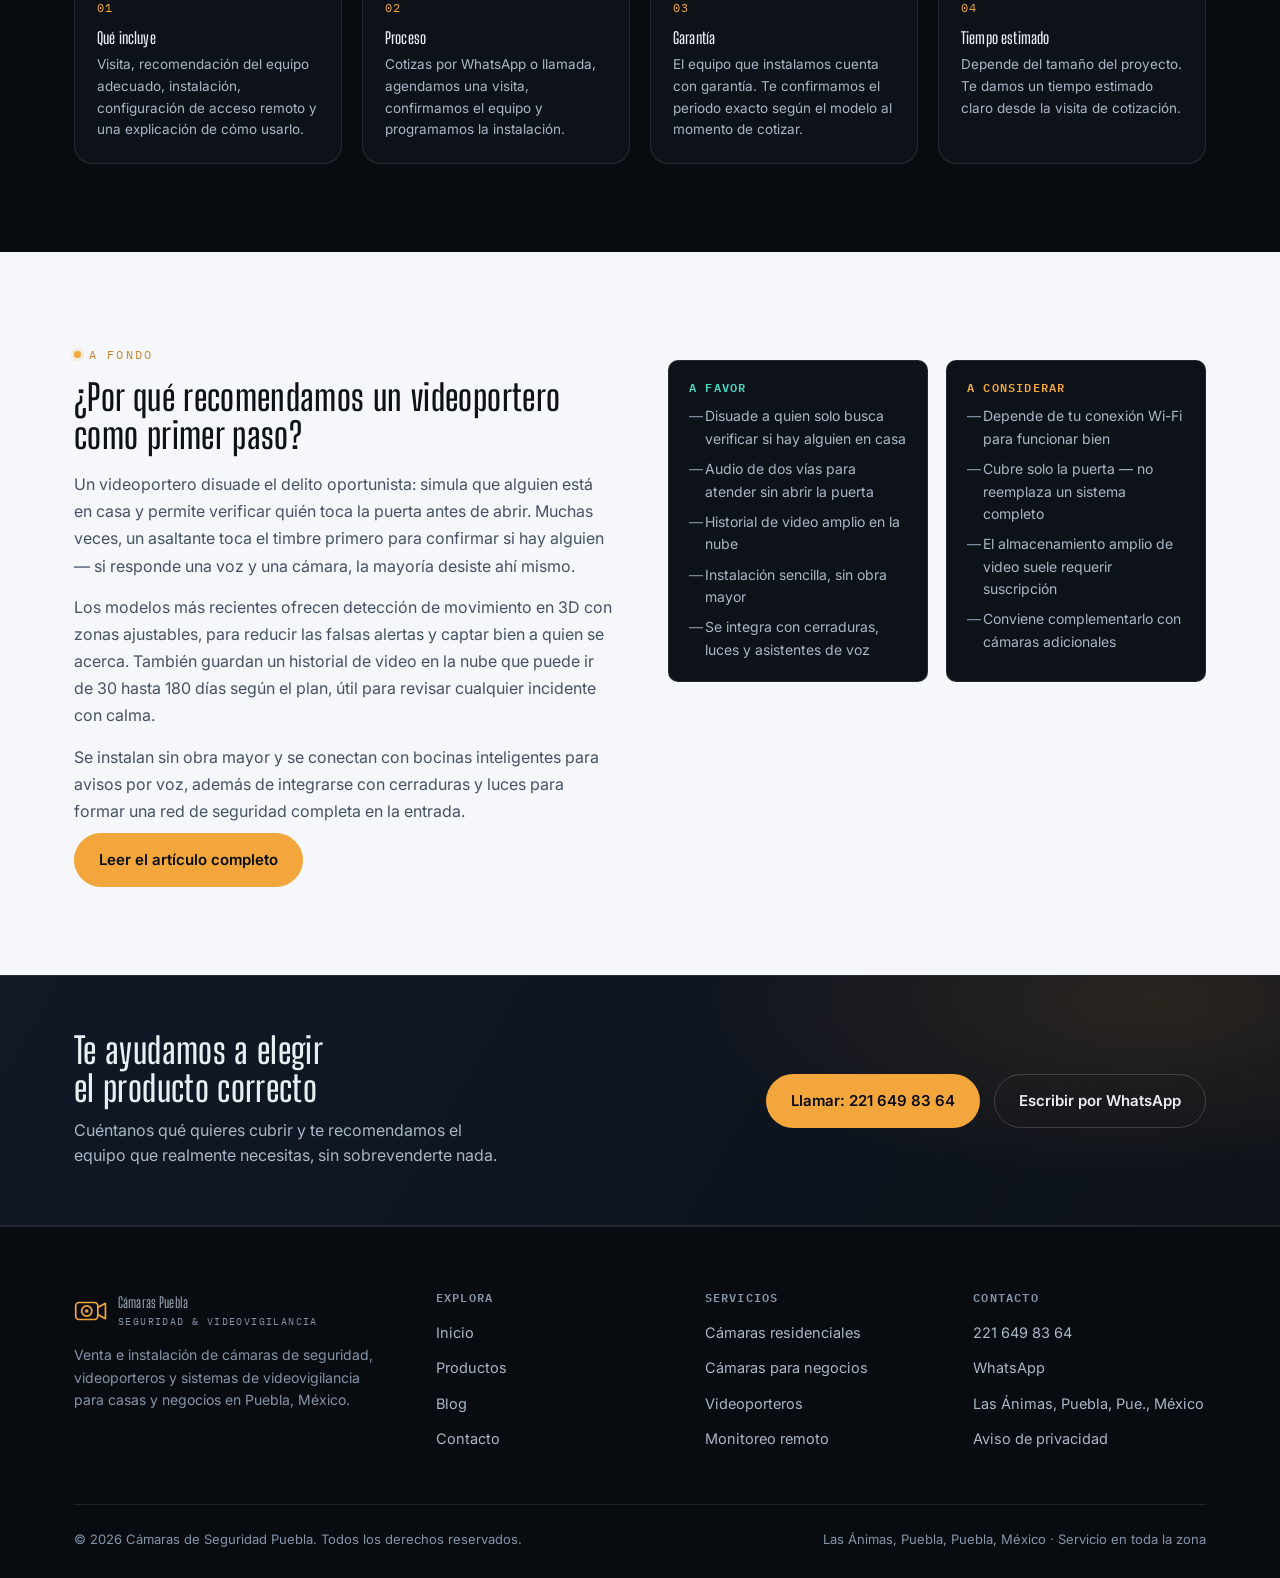
<file: productos.html>
<!DOCTYPE html>
<html lang="es-MX">
<head>
<meta charset="UTF-8">
<meta name="viewport" content="width=device-width, initial-scale=1.0">
<meta http-equiv="X-UA-Compatible" content="IE=edge">

<!-- Google tag (gtag.js) — Google Analytics 4 -->
<script async src="https://www.googletagmanager.com/gtag/js?id=G-VVVQ6WK0ZB"></script>
<script>
  window.dataLayer = window.dataLayer || [];
  function gtag(){dataLayer.push(arguments);}
  gtag('js', new Date());
  gtag('config', 'G-VVVQ6WK0ZB');
</script>

<link rel="preconnect" href="https://fonts.googleapis.com">
<link rel="preconnect" href="https://fonts.gstatic.com" crossorigin>
<link href="https://fonts.googleapis.com/css2?family=Big+Shoulders+Display:wght@500;600;700;800&family=Inter:wght@400;500;600;700&family=IBM+Plex+Mono:wght@400;500&display=swap" rel="stylesheet">
<title>Productos: Videoporteros, Cámaras Solares y Accesorios | Cámaras Puebla</title>
<meta name="description" content="Videoporteros inteligentes, cámaras solares, reflectores con cámara, cerraduras inteligentes y kits NVR. Conoce los productos que instalamos en Puebla.">
<meta name="keywords" content="videoportero Puebla, timbre inteligente Puebla, cámara solar Puebla, reflector con cámara, cerradura inteligente Puebla, NVR DVR Puebla">
<meta name="robots" content="index, follow">
<link rel="canonical" href="https://camarasdeseguridadpuebla.com/productos.html">

<meta property="og:type" content="website">
<meta property="og:title" content="Productos: Videoporteros, Cámaras Solares y Accesorios | Cámaras Puebla">
<meta property="og:description" content="Videoporteros inteligentes, cámaras solares, reflectores con cámara y más. Conoce los productos que instalamos en Puebla.">
<meta property="og:url" content="https://camarasdeseguridadpuebla.com/productos.html">
<meta property="og:locale" content="es_MX">
<meta property="og:site_name" content="Cámaras de Seguridad Puebla">
<meta name="twitter:card" content="summary_large_image">

<link rel="stylesheet" href="assets/css/style.css">
<link rel="icon" href="data:image/svg+xml,<svg xmlns=%22http://www.w3.org/2000/svg%22 viewBox=%220 0 40 40%22><rect x=%222%22 y=%2210%22 width=%2226%22 height=%2220%22 rx=%224%22 fill=%22%230D1219%22/><circle cx=%2215%22 cy=%2220%22 r=%226%22 fill=%22%23F2A63C%22/></svg>">
</head>
<body>
<a class="skip-link" href="#contenido">Saltar al contenido</a>

<header class="site-header">
  <div class="wrap">
    <a class="brand" href="index.html">
      <svg class="brand-mark" viewBox="0 0 40 40" fill="none" xmlns="http://www.w3.org/2000/svg" aria-hidden="true">
        <rect x="2" y="10" width="26" height="20" rx="4" stroke="#F2A63C" stroke-width="2"/>
        <circle cx="15" cy="20" r="6" stroke="#F2A63C" stroke-width="2"/>
        <circle cx="15" cy="20" r="2" fill="#F2A63C"/>
        <path d="M28 16L37 11V29L28 24" stroke="#F2A63C" stroke-width="2" stroke-linejoin="round"/>
      </svg>
      <span>Cámaras Puebla<small>Seguridad &amp; videovigilancia</small></span>
    </a>

    <nav class="main-nav" id="main-nav">
      <a href="index.html" class="">Inicio</a>
      <a href="index.html#servicios">Servicios</a>
      <a href="productos.html" class="is-active">Productos</a>
      <a href="blog.html" class="">Blog</a>
      <a href="contacto.html" class="">Contacto</a>
      <a class="btn btn-outline" style="margin-top:20px;" href="tel:+522216498364">📞 Llamar: 221 649 83 64</a>
    </nav>

    <div class="header-actions">
      <a class="btn btn-outline" href="tel:+522216498364">📞 221 649 83 64</a>
      <a class="btn btn-whatsapp" href="https://wa.me/522216498364?text=Hola%2C%20quisiera%20informaci%C3%B3n%20sobre%20instalaci%C3%B3n%20de%20c%C3%A1maras%20de%20seguridad." target="_blank" rel="noopener">WhatsApp</a>
      <button class="nav-toggle" aria-label="Abrir menú" aria-expanded="false" aria-controls="main-nav">
        <svg viewBox="0 0 24 24" fill="none" stroke="currentColor" stroke-width="2" stroke-linecap="round"><line x1="3" y1="6" x2="21" y2="6"/><line x1="3" y1="12" x2="21" y2="12"/><line x1="3" y1="18" x2="21" y2="18"/></svg>
      </button>
    </div>
  </div>
</header>

<main id="contenido">
<section class="section" style="padding-top:56px;padding-bottom:40px;">
  <div class="wrap intro-grid">
    <div>
      <span class="eyebrow">Catálogo</span>
      <h1 style="font-size:clamp(32px,5vw,52px);margin-top:14px;max-width:16ch;">Cámaras, videoporteros y accesorios para reforzar cada entrada</h1>
      <p style="margin-top:18px;max-width:56ch;color:var(--steel-300);font-size:17px;">
        Además de instalar tu sistema principal de cámaras, sumamos productos satelitales pensados para cubrir puntos específicos: la puerta, la cochera, la barda o la bodega.
      </p>
    </div>
    <div class="cam-scan-wrap" aria-hidden="true">
      <video class="cam-scan-video" autoplay muted loop playsinline poster="assets/img/camera-scan-poster.jpg">
        <source src="assets/video/camera-scan-loop.mp4" type="video/mp4">
      </video>
    </div>
  </div>
</section>

<section class="section--tight">
  <div class="wrap">
    <div class="product-group-head">
      <h2>Cámaras para casa</h2>
      <p>Equipo pensado para la entrada, el exterior y los puntos ciegos de una propiedad residencial.</p>
    </div>
    <div class="grid-3">

      <div class="product-card">
        <div class="product-media product-media--photo">
          <span class="rec-tag"><span class="rec-dot" style="width:6px;height:6px;"></span>CAM 02</span>
          <img src="assets/img/products/ringdoorbell.jpg" alt="Videoportero inteligente estilo Ring" loading="lazy">
        </div>
        <div class="product-body">
          <h3>Videoportero / timbre inteligente</h3>
          <p>Ve, escucha y habla con quien toca la puerta desde tu celular, esté donde esté. La primera línea de defensa de cualquier propiedad.</p>
          <ul>
            <li>Video en vivo y grabación por movimiento</li>
            <li>Audio de dos vías</li>
            <li>Historial de video en la nube</li>
          </ul>
          <a class="btn btn-outline" href="blog/timbre-inteligente-gran-inversion.html">Por qué es una gran inversión →</a>
        </div>
      </div>

      <div class="product-card">
        <div class="product-media product-media--photo">
          <span class="rec-tag"><span class="rec-dot" style="width:6px;height:6px;"></span>CAM 03</span>
          <img src="assets/img/products/camara-solar-exterior.jpg" alt="Cámara solar exterior con panel solar" loading="lazy">
        </div>
        <div class="product-body">
          <h3>Cámaras solares exteriores</h3>
          <p>Funcionan con batería y panel solar, ideales para bardas, portones o zonas donde no hay un contacto eléctrico cerca.</p>
          <ul>
            <li>Instalación sin cableado eléctrico</li>
            <li>Visión nocturna e ideal para exteriores</li>
            <li>Autonomía incluso en días nublados</li>
          </ul>
          <a class="btn btn-outline" href="contacto.html">Cotizar este producto →</a>
        </div>
      </div>

      <div class="product-card">
        <div class="product-media product-media--photo">
          <span class="rec-tag"><span class="rec-dot" style="width:6px;height:6px;"></span>CAM 04</span>
          <img src="assets/img/products/reflector-integrado.jpg" alt="Reflector LED con cámara integrada" loading="lazy">
        </div>
        <div class="product-body">
          <h3>Reflector con cámara integrada</h3>
          <p>Un reflector LED de alta potencia que se enciende con el movimiento, más una cámara con visión nocturna a color.</p>
          <ul>
            <li>Ilumina y graba al mismo tiempo</li>
            <li>Buena opción para cocheras y patios</li>
            <li>Efecto disuasivo por la luz repentina</li>
          </ul>
          <a class="btn btn-outline" href="contacto.html">Cotizar este producto →</a>
        </div>
      </div>

      <div class="product-card">
        <div class="product-media">
          <span class="rec-tag"><span class="rec-dot" style="width:6px;height:6px;"></span>CAM 05</span>
          <svg viewBox="0 0 24 24" fill="none" stroke="currentColor" stroke-width="1.4"><rect x="6" y="10" width="12" height="10" rx="2"/><path d="M9 10V7a3 3 0 0 1 6 0v3"/><circle cx="12" cy="15" r="1.4"/></svg>
        </div>
        <div class="product-body">
          <h3>Cerraduras inteligentes</h3>
          <p>Se integran con tu videoportero para abrir la puerta a familiares o repartidores de confianza, sin tener que bajar a abrir.</p>
          <ul>
            <li>Acceso por app, código o llave física</li>
            <li>Se combina con el videoportero</li>
            <li>Registro de quién entra y sale</li>
          </ul>
          <a class="btn btn-outline" href="contacto.html">Cotizar este producto →</a>
        </div>
      </div>

      <div class="product-card">
        <div class="product-media">
          <span class="rec-tag"><span class="rec-dot" style="width:6px;height:6px;"></span>CAM 06</span>
          <svg viewBox="0 0 24 24" fill="none" stroke="currentColor" stroke-width="1.4"><circle cx="12" cy="12" r="9"/><circle cx="12" cy="12" r="4"/><circle cx="12" cy="12" r="1" fill="currentColor"/></svg>
        </div>
        <div class="product-body">
          <h3>Sensores de movimiento y alarma</h3>
          <p>Complementan tus cámaras con una sirena y alerta inmediata a tu celular cuando algo se mueve donde no debería.</p>
          <ul>
            <li>Alerta instantánea por app</li>
            <li>Ideal para ventanas, patios y bodegas</li>
            <li>Se puede activar/desactivar por zonas</li>
          </ul>
          <a class="btn btn-outline" href="contacto.html">Cotizar este producto →</a>
        </div>
      </div>

    </div>

    <div class="product-group-head">
      <h2>Cámaras para negocio</h2>
      <p>Grabación, cobertura amplia y control de acceso para locales, bodegas y edificios con varios puntos de entrada.</p>
    </div>
    <div class="grid-3">

      <div class="product-card">
        <div class="product-media">
          <span class="rec-tag"><span class="rec-dot" style="width:6px;height:6px;"></span>CAM 07</span>
          <svg viewBox="0 0 24 24" fill="none" stroke="currentColor" stroke-width="1.4"><rect x="4" y="4" width="16" height="10" rx="1"/><path d="M9 18h6M12 14v4"/><circle cx="8" cy="9" r="1" fill="currentColor"/></svg>
        </div>
        <div class="product-body">
          <h3>Kits NVR / DVR para negocios</h3>
          <p>Grabación local en disco duro, sin depender solo de la nube, con acceso remoto para revisar varias cámaras a la vez.</p>
          <ul>
            <li>Respaldo de video en sitio</li>
            <li>Escalable hasta varias cámaras</li>
            <li>Pensado para locales y bodegas</li>
          </ul>
          <a class="btn btn-outline" href="contacto.html">Cotizar este producto →</a>
        </div>
      </div>

      <div class="product-card">
        <div class="product-media">
          <span class="rec-tag"><span class="rec-dot" style="width:6px;height:6px;"></span>CAM 08</span>
          <svg viewBox="0 0 24 24" fill="none" stroke="currentColor" stroke-width="1.4"><rect x="5" y="6" width="14" height="10" rx="2"/><path d="M12 16v3M9 21h6"/><path d="M8 9l2 2-2 2M16 9l-2 2 2 2" stroke-linecap="round"/></svg>
        </div>
        <div class="product-body">
          <h3>Cámaras PTZ para negocios</h3>
          <p>Giran, inclinan y hacen zoom para cubrir áreas amplias como estacionamientos, patios de maniobra o naves industriales.</p>
          <ul>
            <li>Cobertura de 360° en una sola cámara</li>
            <li>Zoom óptico para identificar detalles</li>
            <li>Se puede controlar manualmente desde la app</li>
          </ul>
          <a class="btn btn-outline" href="contacto.html">Cotizar este producto →</a>
        </div>
      </div>

      <div class="product-card">
        <div class="product-media">
          <span class="rec-tag"><span class="rec-dot" style="width:6px;height:6px;"></span>CAM 09</span>
          <svg viewBox="0 0 24 24" fill="none" stroke="currentColor" stroke-width="1.4"><rect x="8" y="2" width="8" height="20" rx="2"/><circle cx="12" cy="6" r="1" fill="currentColor"/><path d="M10 11h4M10 14h4M10 17h2"/></svg>
        </div>
        <div class="product-body">
          <h3>Intercomunicador y control de acceso</h3>
          <p>Para fraccionamientos, oficinas o edificios: gestiona quién entra por caseta o puerta principal, con o sin videoportero.</p>
          <ul>
            <li>Ideal para varios departamentos u oficinas</li>
            <li>Se puede combinar con tarjetas o códigos</li>
            <li>Registro de accesos</li>
          </ul>
          <a class="btn btn-outline" href="contacto.html">Cotizar este producto →</a>
        </div>
      </div>

    </div>

    <div class="product-group-head">
      <h2>Mantenimiento</h2>
      <p>¿Ya tienes cámaras instaladas (por nosotros o por alguien más) y solo necesitas que vuelvan a funcionar bien? También damos <a class="text-amber" href="index.html#servicios">servicio de mantenimiento y ajustes</a>: limpieza de lentes, reconfiguración de zonas de detección y revisión de conexión.</p>
    </div>
  </div>
</section>

<section class="section">
  <div class="wrap">
    <div class="section-head">
      <span class="eyebrow">Cómo trabajamos</span>
      <h2>Qué incluye, el proceso y qué esperar</h2>
    </div>
    <div class="process-grid">
      <div class="box">
        <span class="num">01</span>
        <h4>Qué incluye</h4>
        <p>Visita, recomendación del equipo adecuado, instalación, configuración de acceso remoto y una explicación de cómo usarlo.</p>
      </div>
      <div class="box">
        <span class="num">02</span>
        <h4>Proceso</h4>
        <p>Cotizas por WhatsApp o llamada, agendamos una visita, confirmamos el equipo y programamos la instalación.</p>
      </div>
      <div class="box">
        <span class="num">03</span>
        <h4>Garantía</h4>
        <!-- TODO (Paul): confirma el periodo exacto de garantía (meses) antes de publicar un número específico. -->
        <p>El equipo que instalamos cuenta con garantía. Te confirmamos el periodo exacto según el modelo al momento de cotizar.</p>
      </div>
      <div class="box">
        <span class="num">04</span>
        <h4>Tiempo estimado</h4>
        <!-- TODO (Paul): confirma un tiempo estimado real (horas/días) antes de publicar un número específico. -->
        <p>Depende del tamaño del proyecto. Te damos un tiempo estimado claro desde la visita de cotización.</p>
      </div>
    </div>
  </div>
</section>

<script type="application/ld+json">
{
  "@context": "https://schema.org",
  "@type": "Service",
  "serviceType": "Instalación de cámaras de seguridad y videoporteros",
  "provider": {"@id": "https://camarasdeseguridadpuebla.com/#negocio"},
  "areaServed": {"@type": "City", "name": "Puebla"},
  "url": "https://camarasdeseguridadpuebla.com/productos.html"
}
</script>

<section class="section section--light" id="timbre-inteligente">
  <div class="wrap">
    <div class="product-detail">
      <div>
        <span class="eyebrow">A fondo</span>
        <h2 style="margin-top:14px;font-size:clamp(26px,3.6vw,36px);">¿Por qué recomendamos un videoportero como primer paso?</h2>
        <p style="margin-top:16px;color:#465264;font-size:16px;line-height:1.7;">
          Un videoportero disuade el delito oportunista: simula que alguien está en casa y permite verificar quién toca la puerta antes de abrir. Muchas veces, un asaltante toca el timbre primero para confirmar si hay alguien — si responde una voz y una cámara, la mayoría desiste ahí mismo.
        </p>
        <p style="margin-top:14px;color:#465264;font-size:16px;line-height:1.7;">
          Los modelos más recientes ofrecen detección de movimiento en 3D con zonas ajustables, para reducir las falsas alertas y captar bien a quien se acerca. También guardan un historial de video en la nube que puede ir de 30 hasta 180 días según el plan, útil para revisar cualquier incidente con calma.
        </p>
        <p style="margin-top:14px;color:#465264;font-size:16px;line-height:1.7;">
          Se instalan sin obra mayor y se conectan con bocinas inteligentes para avisos por voz, además de integrarse con cerraduras y luces para formar una red de seguridad completa en la entrada.
        </p>
        <a class="btn btn-primary" style="margin-top:8px;" href="blog/timbre-inteligente-gran-inversion.html">Leer el artículo completo</a>
      </div>
      <div class="pros-cons">
        <div class="box pros">
          <h4>A favor</h4>
          <ul>
            <li>Disuade a quien solo busca verificar si hay alguien en casa</li>
            <li>Audio de dos vías para atender sin abrir la puerta</li>
            <li>Historial de video amplio en la nube</li>
            <li>Instalación sencilla, sin obra mayor</li>
            <li>Se integra con cerraduras, luces y asistentes de voz</li>
          </ul>
        </div>
        <div class="box cons">
          <h4>A considerar</h4>
          <ul>
            <li>Depende de tu conexión Wi-Fi para funcionar bien</li>
            <li>Cubre solo la puerta — no reemplaza un sistema completo</li>
            <li>El almacenamiento amplio de video suele requerir suscripción</li>
            <li>Conviene complementarlo con cámaras adicionales</li>
          </ul>
        </div>
      </div>
    </div>
  </div>
</section>

<div class="cta-band">
  <div class="wrap">
    <div>
      <h2>Te ayudamos a elegir el producto correcto</h2>
      <p>Cuéntanos qué quieres cubrir y te recomendamos el equipo que realmente necesitas, sin sobrevenderte nada.</p>
    </div>
    <div class="cta-row">
      <a class="btn btn-primary" href="tel:+522216498364">Llamar: 221 649 83 64</a>
      <a class="btn btn-outline" href="https://wa.me/522216498364" target="_blank" rel="noopener">Escribir por WhatsApp</a>
    </div>
  </div>
</div>
</main>

<footer class="site-footer">
  <div class="wrap">
    <div class="footer-grid">
      <div class="footer-brand">
        <a class="brand" href="index.html">
          <svg class="brand-mark" viewBox="0 0 40 40" fill="none" xmlns="http://www.w3.org/2000/svg" aria-hidden="true">
            <rect x="2" y="10" width="26" height="20" rx="4" stroke="#F2A63C" stroke-width="2"/>
            <circle cx="15" cy="20" r="6" stroke="#F2A63C" stroke-width="2"/>
            <circle cx="15" cy="20" r="2" fill="#F2A63C"/>
            <path d="M28 16L37 11V29L28 24" stroke="#F2A63C" stroke-width="2" stroke-linejoin="round"/>
          </svg>
          <span>Cámaras Puebla<small>Seguridad &amp; videovigilancia</small></span>
        </a>
        <p>Venta e instalación de cámaras de seguridad, videoporteros y sistemas de videovigilancia para casas y negocios en Puebla, México.</p>
      </div>
      <div>
        <h4>Explora</h4>
        <ul>
          <li><a href="index.html">Inicio</a></li>
          <li><a href="productos.html">Productos</a></li>
          <li><a href="blog.html">Blog</a></li>
          <li><a href="contacto.html">Contacto</a></li>
        </ul>
      </div>
      <div>
        <h4>Servicios</h4>
        <ul>
          <li><a href="index.html#servicios">Cámaras residenciales</a></li>
          <li><a href="index.html#servicios">Cámaras para negocios</a></li>
          <li><a href="productos.html">Videoporteros</a></li>
          <li><a href="productos.html">Monitoreo remoto</a></li>
        </ul>
      </div>
      <div>
        <h4>Contacto</h4>
        <ul>
          <li><a href="tel:+522216498364">221 649 83 64</a></li>
          <li><a href="https://wa.me/522216498364" target="_blank" rel="noopener">WhatsApp</a></li>
          <li><span style="color:var(--steel-300);font-size:14.5px;">Las Ánimas, Puebla, Pue., México</span></li>
          <li><a href="aviso-privacidad.html">Aviso de privacidad</a></li>
        </ul>
      </div>
    </div>
    <div class="footer-bottom">
      <span>© <span data-year>2026</span> Cámaras de Seguridad Puebla. Todos los derechos reservados.</span>
      <span>Las Ánimas, Puebla, Puebla, México · Servicio en toda la zona</span>
    </div>
  </div>
</footer>

<a class="wa-float" href="https://wa.me/522216498364?text=Hola%2C%20quisiera%20informaci%C3%B3n%20sobre%20instalaci%C3%B3n%20de%20c%C3%A1maras%20de%20seguridad." target="_blank" rel="noopener" aria-label="Escribir por WhatsApp">
  <svg viewBox="0 0 32 32" fill="currentColor" aria-hidden="true"><path d="M16.02 3C9.4 3 4 8.35 4 14.93c0 2.3.65 4.44 1.77 6.27L4 29l8.02-1.7a12.9 12.9 0 0 0 4 .63c6.62 0 12.02-5.35 12.02-11.93S22.64 3 16.02 3zm0 21.63c-1.28 0-2.53-.24-3.7-.7l-.27-.1-4.76 1.01 1.02-4.55-.18-.28a9.62 9.62 0 0 1-1.5-5.08c0-5.34 4.4-9.68 9.83-9.68 2.63 0 5.1 1 6.96 2.83a9.5 9.5 0 0 1 2.87 6.85c0 5.34-4.4 9.7-9.83 9.7zm5.4-7.28c-.3-.15-1.76-.86-2.03-.96-.27-.1-.47-.15-.67.15s-.77.96-.94 1.16-.35.22-.65.07a7.9 7.9 0 0 1-2.32-1.43 8.68 8.68 0 0 1-1.6-2c-.17-.29 0-.44.13-.6.13-.14.3-.35.44-.53.15-.17.2-.3.3-.5.1-.2.05-.37-.02-.52-.07-.15-.67-1.62-.92-2.22-.24-.58-.49-.5-.67-.5h-.57c-.2 0-.52.07-.79.37-.27.29-1.04 1.02-1.04 2.48s1.06 2.87 1.2 3.07c.15.2 2.1 3.2 5.08 4.5.71.3 1.26.49 1.7.63.71.22 1.36.19 1.87.12.57-.09 1.76-.72 2-1.42.25-.7.25-1.29.17-1.42-.07-.13-.27-.2-.57-.35z"/></svg>
</a>

<nav class="mobile-cta-bar" aria-label="Contacto rápido">
  <a class="mcb-whatsapp" href="https://wa.me/522216498364?text=Hola%2C%20quisiera%20informaci%C3%B3n%20sobre%20instalaci%C3%B3n%20de%20c%C3%A1maras%20de%20seguridad." target="_blank" rel="noopener">
    <svg viewBox="0 0 32 32" fill="currentColor" aria-hidden="true"><path d="M16.02 3C9.4 3 4 8.35 4 14.93c0 2.3.65 4.44 1.77 6.27L4 29l8.02-1.7a12.9 12.9 0 0 0 4 .63c6.62 0 12.02-5.35 12.02-11.93S22.64 3 16.02 3z"/></svg>
    WhatsApp
  </a>
  <a class="mcb-llamar" href="tel:+522216498364">📞 Llamar</a>
  <a class="mcb-cotizar" href="contacto.html#quote-wizard">Cotizar</a>
</nav>

<script src="assets/js/main.js"></script>
<script>document.querySelector('[data-year]').textContent = new Date().getFullYear();</script>
</body>
</html>
</file>
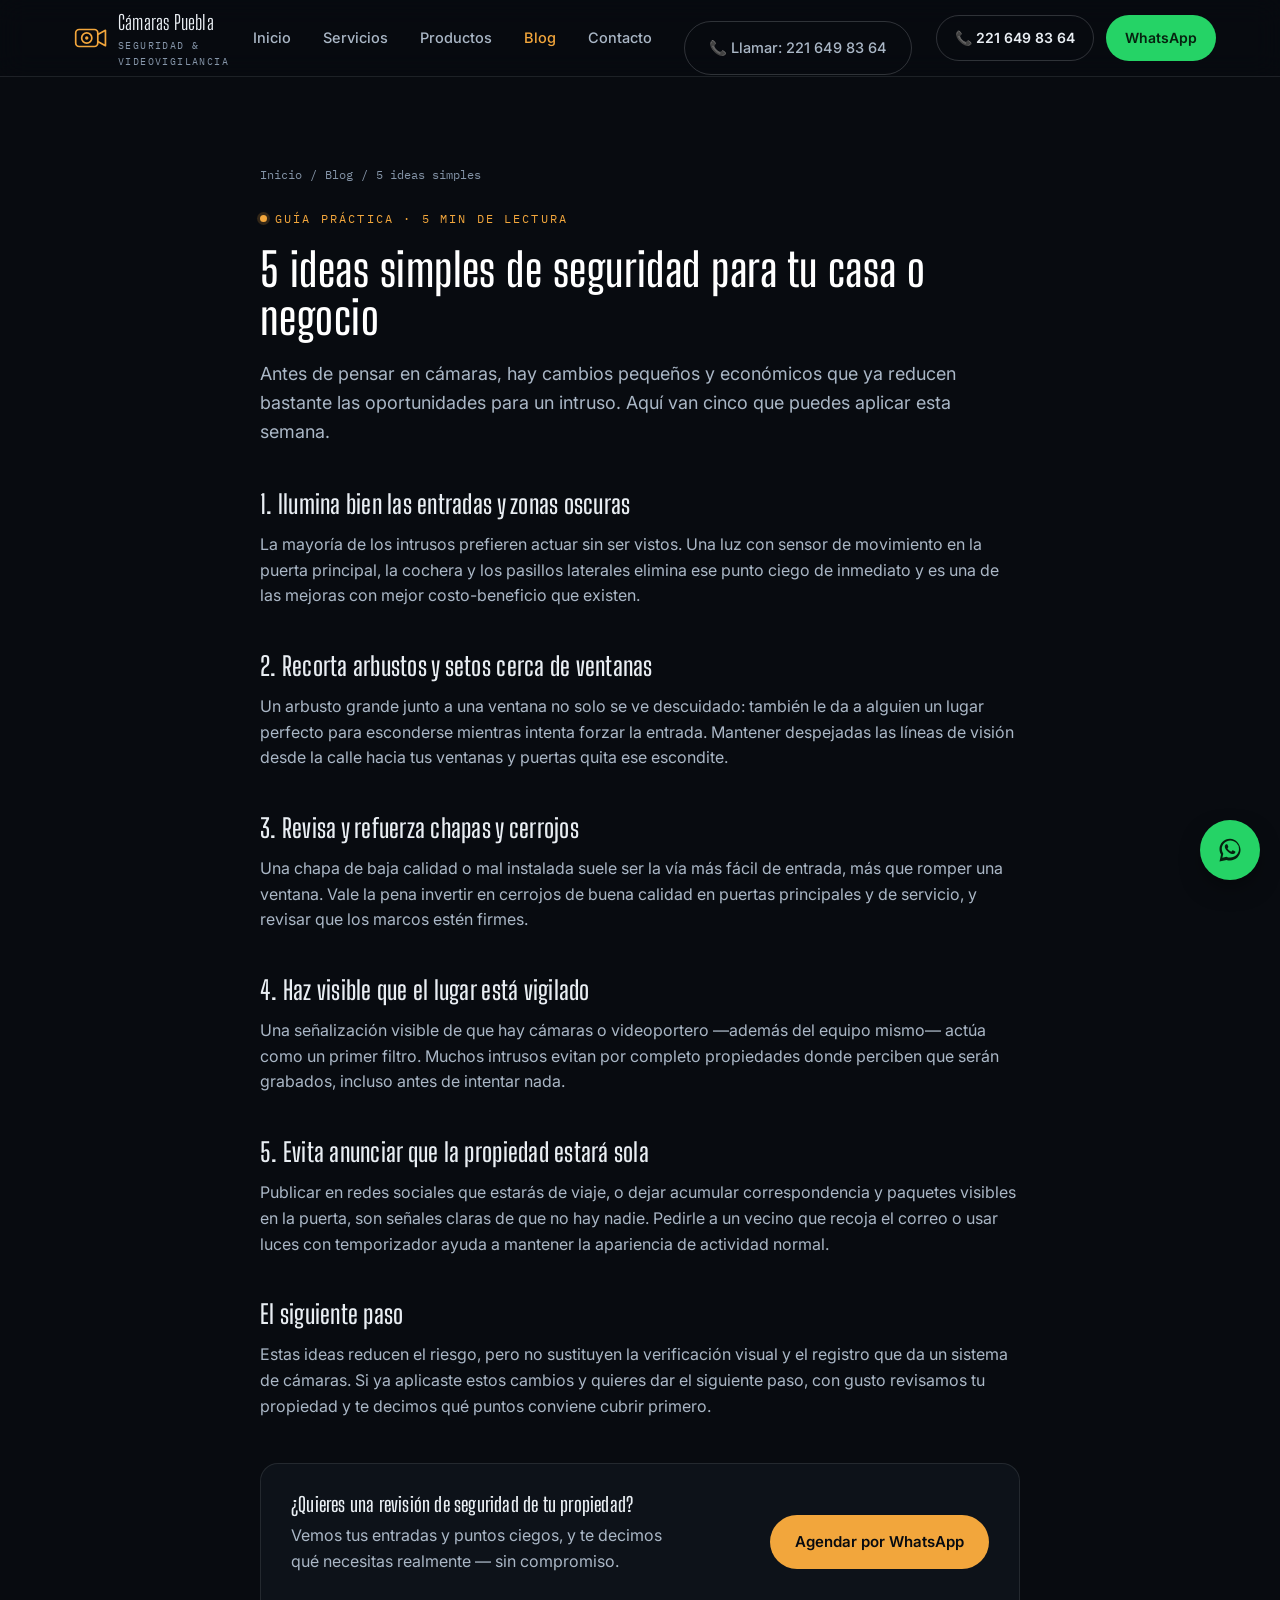
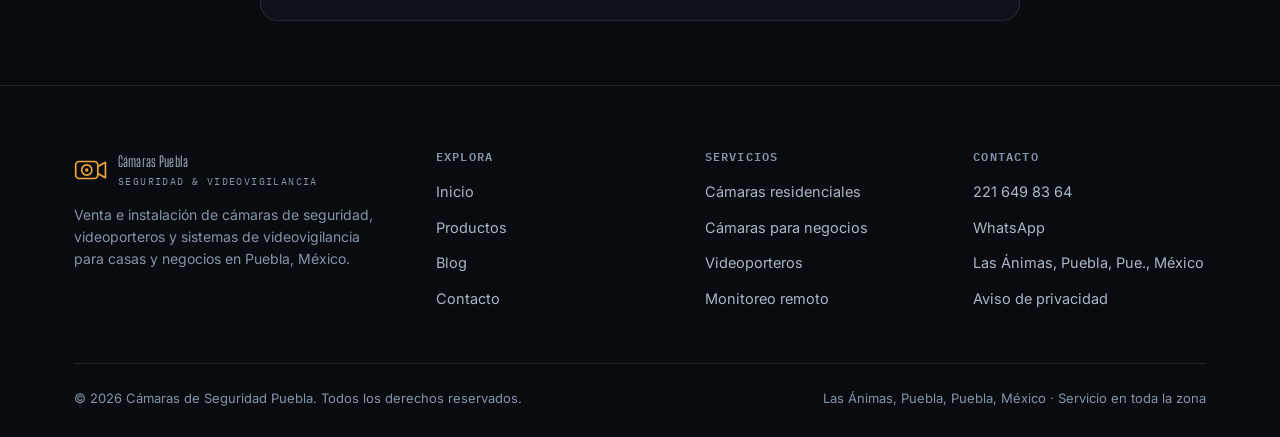
<file: blog/5-ideas-simples-seguridad.html>
<!DOCTYPE html>
<html lang="es-MX">
<head>
<meta charset="UTF-8">
<meta name="viewport" content="width=device-width, initial-scale=1.0">
<meta http-equiv="X-UA-Compatible" content="IE=edge">

<!-- Google tag (gtag.js) — Google Analytics 4 -->
<script async src="https://www.googletagmanager.com/gtag/js?id=G-VVVQ6WK0ZB"></script>
<script>
  window.dataLayer = window.dataLayer || [];
  function gtag(){dataLayer.push(arguments);}
  gtag('js', new Date());
  gtag('config', 'G-VVVQ6WK0ZB');
</script>

<link rel="preconnect" href="https://fonts.googleapis.com">
<link rel="preconnect" href="https://fonts.gstatic.com" crossorigin>
<link href="https://fonts.googleapis.com/css2?family=Big+Shoulders+Display:wght@500;600;700;800&family=Inter:wght@400;500;600;700&family=IBM+Plex+Mono:wght@400;500&display=swap" rel="stylesheet">
<title>5 Ideas Simples de Seguridad para tu Casa o Negocio | Blog Cámaras Puebla</title>
<meta name="description" content="Cinco cambios simples y económicos que reducen el riesgo de robo en tu casa o negocio, antes incluso de instalar una cámara.">
<meta name="keywords" content="seguridad para el hogar, prevenir robos casa, seguridad para negocios Puebla, consejos de seguridad">
<meta name="robots" content="index, follow">
<link rel="canonical" href="https://camarasdeseguridadpuebla.com/blog/5-ideas-simples-seguridad.html">

<meta property="og:type" content="article">
<meta property="og:title" content="5 Ideas Simples de Seguridad para tu Casa o Negocio">
<meta property="og:description" content="Cambios simples y económicos que reducen el riesgo de robo, antes incluso de instalar una cámara.">
<meta property="og:url" content="https://camarasdeseguridadpuebla.com/blog/5-ideas-simples-seguridad.html">
<meta property="og:locale" content="es_MX">
<meta property="og:site_name" content="Cámaras de Seguridad Puebla">
<meta name="twitter:card" content="summary_large_image">

<link rel="stylesheet" href="../assets/css/style.css">
<link rel="icon" href="data:image/svg+xml,<svg xmlns=%22http://www.w3.org/2000/svg%22 viewBox=%220 0 40 40%22><rect x=%222%22 y=%2210%22 width=%2226%22 height=%2220%22 rx=%224%22 fill=%22%230D1219%22/><circle cx=%2215%22 cy=%2220%22 r=%226%22 fill=%22%23F2A63C%22/></svg>">

<script type="application/ld+json">
{
  "@context": "https://schema.org",
  "@type": "BlogPosting",
  "headline": "5 ideas simples de seguridad para tu casa o negocio",
  "description": "Cambios simples y económicos que reducen el riesgo de robo, antes incluso de instalar una cámara.",
  "author": {"@type":"Organization","name":"Cámaras de Seguridad Puebla"},
  "publisher": {"@type":"Organization","name":"Cámaras de Seguridad Puebla"},
  "mainEntityOfPage": "https://camarasdeseguridadpuebla.com/blog/5-ideas-simples-seguridad.html",
  "datePublished": "2026-08-04",
  "inLanguage": "es-MX"
}
</script>
</head>
<body>
<a class="skip-link" href="#contenido">Saltar al contenido</a>

<header class="site-header">
  <div class="wrap">
    <a class="brand" href="../index.html">
      <svg class="brand-mark" viewBox="0 0 40 40" fill="none" xmlns="http://www.w3.org/2000/svg" aria-hidden="true">
        <rect x="2" y="10" width="26" height="20" rx="4" stroke="#F2A63C" stroke-width="2"/>
        <circle cx="15" cy="20" r="6" stroke="#F2A63C" stroke-width="2"/>
        <circle cx="15" cy="20" r="2" fill="#F2A63C"/>
        <path d="M28 16L37 11V29L28 24" stroke="#F2A63C" stroke-width="2" stroke-linejoin="round"/>
      </svg>
      <span>Cámaras Puebla<small>Seguridad &amp; videovigilancia</small></span>
    </a>

    <nav class="main-nav" id="main-nav">
      <a href="../index.html" class="">Inicio</a>
      <a href="../index.html#servicios">Servicios</a>
      <a href="../productos.html" class="">Productos</a>
      <a href="../blog.html" class="is-active">Blog</a>
      <a href="../contacto.html" class="">Contacto</a>
      <a class="btn btn-outline" style="margin-top:20px;" href="tel:+522216498364">📞 Llamar: 221 649 83 64</a>
    </nav>

    <div class="header-actions">
      <a class="btn btn-outline" href="tel:+522216498364">📞 221 649 83 64</a>
      <a class="btn btn-whatsapp" href="https://wa.me/522216498364?text=Hola%2C%20quisiera%20informaci%C3%B3n%20sobre%20instalaci%C3%B3n%20de%20c%C3%A1maras%20de%20seguridad." target="_blank" rel="noopener">WhatsApp</a>
      <button class="nav-toggle" aria-label="Abrir menú" aria-expanded="false" aria-controls="main-nav">
        <svg viewBox="0 0 24 24" fill="none" stroke="currentColor" stroke-width="2" stroke-linecap="round"><line x1="3" y1="6" x2="21" y2="6"/><line x1="3" y1="12" x2="21" y2="12"/><line x1="3" y1="18" x2="21" y2="18"/></svg>
      </button>
    </div>
  </div>
</header>

<main id="contenido">
<section class="section" style="padding-bottom:20px;">
  <div class="wrap">
    <article class="post">
      <div class="breadcrumb">
        <a href="../index.html">Inicio</a><span>/</span><a href="../blog.html">Blog</a><span>/</span><span>5 ideas simples</span>
      </div>
      <div class="post-head">
        <span class="eyebrow">Guía práctica · 5 min de lectura</span>
        <h1>5 ideas simples de seguridad para tu casa o negocio</h1>
        <p class="post-lede">Antes de pensar en cámaras, hay cambios pequeños y económicos que ya reducen bastante las oportunidades para un intruso. Aquí van cinco que puedes aplicar esta semana.</p>
      </div>

      <h2>1. Ilumina bien las entradas y zonas oscuras</h2>
      <p>La mayoría de los intrusos prefieren actuar sin ser vistos. Una luz con sensor de movimiento en la puerta principal, la cochera y los pasillos laterales elimina ese punto ciego de inmediato y es una de las mejoras con mejor costo-beneficio que existen.</p>

      <h2>2. Recorta arbustos y setos cerca de ventanas</h2>
      <p>Un arbusto grande junto a una ventana no solo se ve descuidado: también le da a alguien un lugar perfecto para esconderse mientras intenta forzar la entrada. Mantener despejadas las líneas de visión desde la calle hacia tus ventanas y puertas quita ese escondite.</p>

      <h2>3. Revisa y refuerza chapas y cerrojos</h2>
      <p>Una chapa de baja calidad o mal instalada suele ser la vía más fácil de entrada, más que romper una ventana. Vale la pena invertir en cerrojos de buena calidad en puertas principales y de servicio, y revisar que los marcos estén firmes.</p>

      <h2>4. Haz visible que el lugar está vigilado</h2>
      <p>Una señalización visible de que hay cámaras o videoportero —además del equipo mismo— actúa como un primer filtro. Muchos intrusos evitan por completo propiedades donde perciben que serán grabados, incluso antes de intentar nada.</p>

      <h2>5. Evita anunciar que la propiedad estará sola</h2>
      <p>Publicar en redes sociales que estarás de viaje, o dejar acumular correspondencia y paquetes visibles en la puerta, son señales claras de que no hay nadie. Pedirle a un vecino que recoja el correo o usar luces con temporizador ayuda a mantener la apariencia de actividad normal.</p>

      <h2>El siguiente paso</h2>
      <p>Estas ideas reducen el riesgo, pero no sustituyen la verificación visual y el registro que da un sistema de cámaras. Si ya aplicaste estos cambios y quieres dar el siguiente paso, con gusto revisamos tu propiedad y te decimos qué puntos conviene cubrir primero.</p>

      <div class="post-cta">
        <div>
          <h3 style="margin:0 0 8px;font-size:20px;">¿Quieres una revisión de seguridad de tu propiedad?</h3>
          <p>Vemos tus entradas y puntos ciegos, y te decimos qué necesitas realmente — sin compromiso.</p>
        </div>
        <a class="btn btn-primary" href="https://wa.me/522216498364?text=Hola%2C%20quisiera%20una%20revisi%C3%B3n%20de%20seguridad%20de%20mi%20propiedad." target="_blank" rel="noopener">Agendar por WhatsApp</a>
      </div>
    </article>
  </div>
</section>
</main>

<footer class="site-footer">
  <div class="wrap">
    <div class="footer-grid">
      <div class="footer-brand">
        <a class="brand" href="../index.html">
          <svg class="brand-mark" viewBox="0 0 40 40" fill="none" xmlns="http://www.w3.org/2000/svg" aria-hidden="true">
            <rect x="2" y="10" width="26" height="20" rx="4" stroke="#F2A63C" stroke-width="2"/>
            <circle cx="15" cy="20" r="6" stroke="#F2A63C" stroke-width="2"/>
            <circle cx="15" cy="20" r="2" fill="#F2A63C"/>
            <path d="M28 16L37 11V29L28 24" stroke="#F2A63C" stroke-width="2" stroke-linejoin="round"/>
          </svg>
          <span>Cámaras Puebla<small>Seguridad &amp; videovigilancia</small></span>
        </a>
        <p>Venta e instalación de cámaras de seguridad, videoporteros y sistemas de videovigilancia para casas y negocios en Puebla, México.</p>
      </div>
      <div>
        <h4>Explora</h4>
        <ul>
          <li><a href="../index.html">Inicio</a></li>
          <li><a href="../productos.html">Productos</a></li>
          <li><a href="../blog.html">Blog</a></li>
          <li><a href="../contacto.html">Contacto</a></li>
        </ul>
      </div>
      <div>
        <h4>Servicios</h4>
        <ul>
          <li><a href="../index.html#servicios">Cámaras residenciales</a></li>
          <li><a href="../index.html#servicios">Cámaras para negocios</a></li>
          <li><a href="../productos.html">Videoporteros</a></li>
          <li><a href="../productos.html">Monitoreo remoto</a></li>
        </ul>
      </div>
      <div>
        <h4>Contacto</h4>
        <ul>
          <li><a href="tel:+522216498364">221 649 83 64</a></li>
          <li><a href="https://wa.me/522216498364" target="_blank" rel="noopener">WhatsApp</a></li>
          <li><span style="color:var(--steel-300);font-size:14.5px;">Las Ánimas, Puebla, Pue., México</span></li>
          <li><a href="../aviso-privacidad.html">Aviso de privacidad</a></li>
        </ul>
      </div>
    </div>
    <div class="footer-bottom">
      <span>© <span data-year>2026</span> Cámaras de Seguridad Puebla. Todos los derechos reservados.</span>
      <span>Las Ánimas, Puebla, Puebla, México · Servicio en toda la zona</span>
    </div>
  </div>
</footer>

<a class="wa-float" href="https://wa.me/522216498364?text=Hola%2C%20quisiera%20informaci%C3%B3n%20sobre%20instalaci%C3%B3n%20de%20c%C3%A1maras%20de%20seguridad." target="_blank" rel="noopener" aria-label="Escribir por WhatsApp">
  <svg viewBox="0 0 32 32" fill="currentColor" aria-hidden="true"><path d="M16.02 3C9.4 3 4 8.35 4 14.93c0 2.3.65 4.44 1.77 6.27L4 29l8.02-1.7a12.9 12.9 0 0 0 4 .63c6.62 0 12.02-5.35 12.02-11.93S22.64 3 16.02 3zm0 21.63c-1.28 0-2.53-.24-3.7-.7l-.27-.1-4.76 1.01 1.02-4.55-.18-.28a9.62 9.62 0 0 1-1.5-5.08c0-5.34 4.4-9.68 9.83-9.68 2.63 0 5.1 1 6.96 2.83a9.5 9.5 0 0 1 2.87 6.85c0 5.34-4.4 9.7-9.83 9.7zm5.4-7.28c-.3-.15-1.76-.86-2.03-.96-.27-.1-.47-.15-.67.15s-.77.96-.94 1.16-.35.22-.65.07a7.9 7.9 0 0 1-2.32-1.43 8.68 8.68 0 0 1-1.6-2c-.17-.29 0-.44.13-.6.13-.14.3-.35.44-.53.15-.17.2-.3.3-.5.1-.2.05-.37-.02-.52-.07-.15-.67-1.62-.92-2.22-.24-.58-.49-.5-.67-.5h-.57c-.2 0-.52.07-.79.37-.27.29-1.04 1.02-1.04 2.48s1.06 2.87 1.2 3.07c.15.2 2.1 3.2 5.08 4.5.71.3 1.26.49 1.7.63.71.22 1.36.19 1.87.12.57-.09 1.76-.72 2-1.42.25-.7.25-1.29.17-1.42-.07-.13-.27-.2-.57-.35z"/></svg>
</a>

<script src="../assets/js/main.js"></script>
<script>document.querySelector('[data-year]').textContent = new Date().getFullYear();</script>
</body>
</html>
</file>
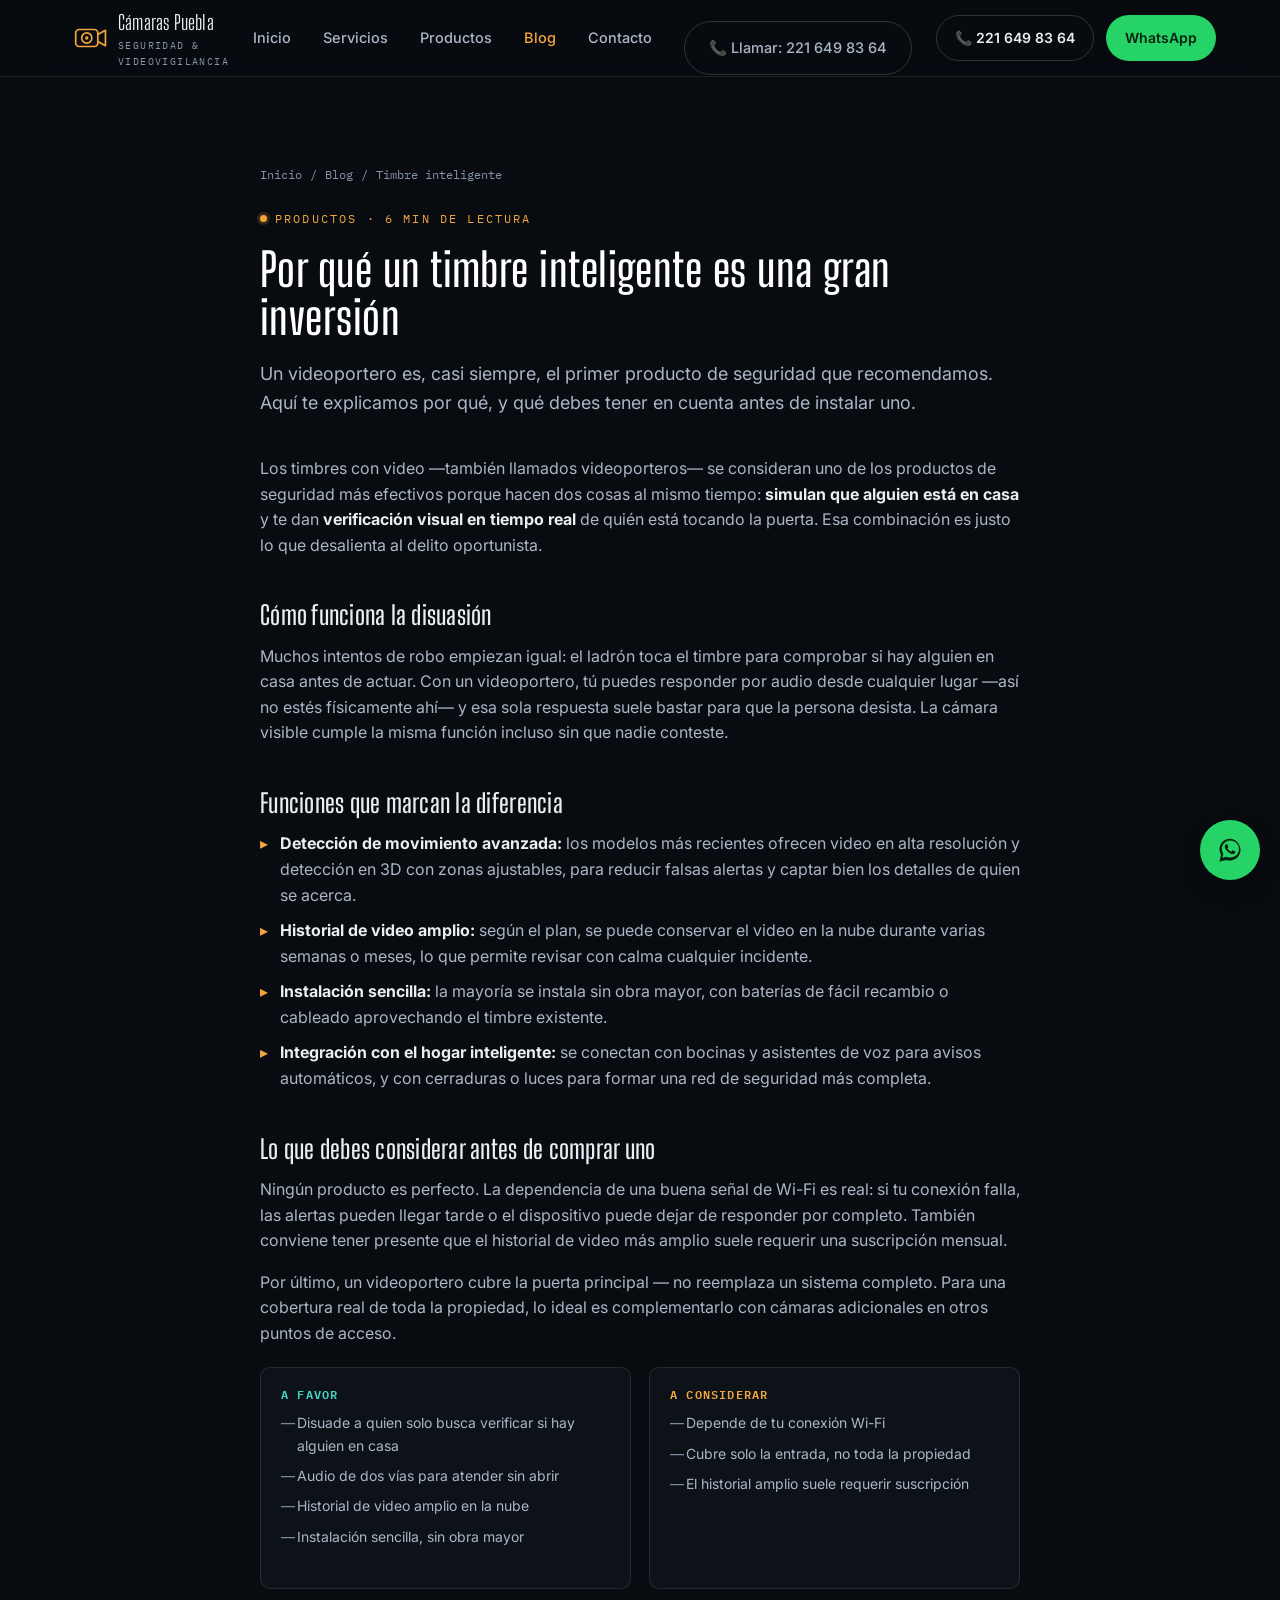
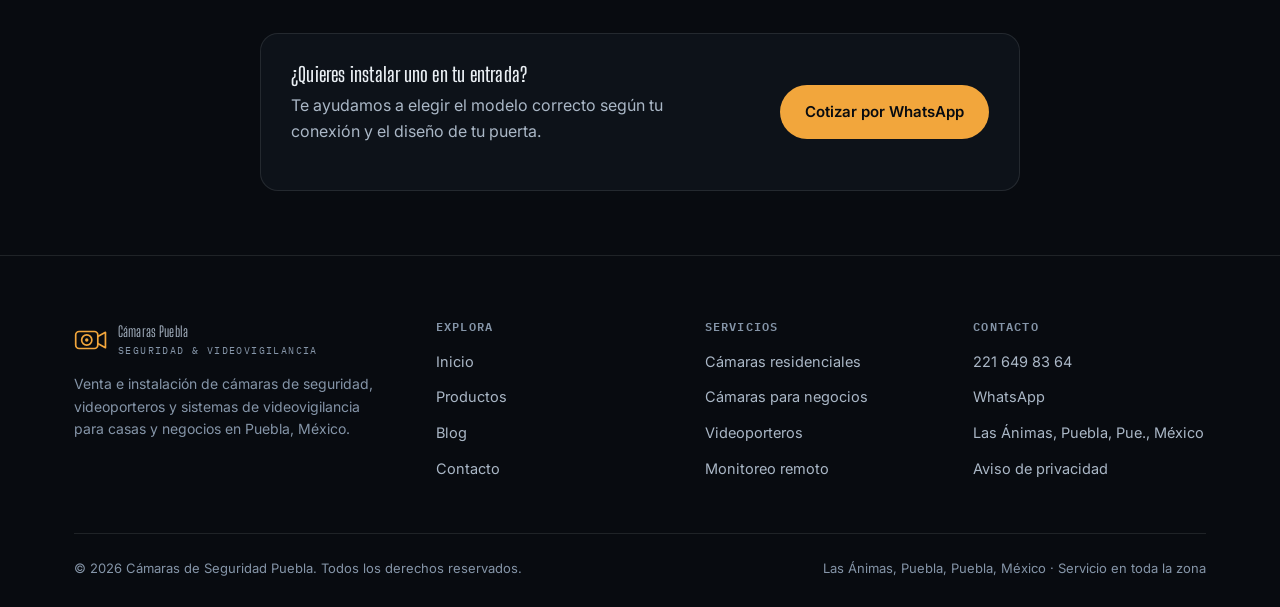
<file: blog/timbre-inteligente-gran-inversion.html>
<!DOCTYPE html>
<html lang="es-MX">
<head>
<meta charset="UTF-8">
<meta name="viewport" content="width=device-width, initial-scale=1.0">
<meta http-equiv="X-UA-Compatible" content="IE=edge">

<!-- Google tag (gtag.js) — Google Analytics 4 -->
<script async src="https://www.googletagmanager.com/gtag/js?id=G-VVVQ6WK0ZB"></script>
<script>
  window.dataLayer = window.dataLayer || [];
  function gtag(){dataLayer.push(arguments);}
  gtag('js', new Date());
  gtag('config', 'G-VVVQ6WK0ZB');
</script>

<link rel="preconnect" href="https://fonts.googleapis.com">
<link rel="preconnect" href="https://fonts.gstatic.com" crossorigin>
<link href="https://fonts.googleapis.com/css2?family=Big+Shoulders+Display:wght@500;600;700;800&family=Inter:wght@400;500;600;700&family=IBM+Plex+Mono:wght@400;500&display=swap" rel="stylesheet">
<title>Por Qué un Timbre Inteligente Es una Gran Inversión | Blog Cámaras Puebla</title>
<meta name="description" content="Descubre cómo un videoportero o timbre inteligente disuade el robo, qué funciones ofrecen los modelos actuales y qué limitaciones debes conocer antes de comprar uno.">
<meta name="keywords" content="timbre inteligente, videoportero, Ring, ventajas timbre inteligente, seguridad para la puerta">
<meta name="robots" content="index, follow">
<link rel="canonical" href="https://camarasdeseguridadpuebla.com/blog/timbre-inteligente-gran-inversion.html">

<meta property="og:type" content="article">
<meta property="og:title" content="Por Qué un Timbre Inteligente Es una Gran Inversión">
<meta property="og:description" content="Cómo un videoportero disuade robos, sus funciones clave y qué limitaciones conviene conocer.">
<meta property="og:url" content="https://camarasdeseguridadpuebla.com/blog/timbre-inteligente-gran-inversion.html">
<meta property="og:locale" content="es_MX">
<meta property="og:site_name" content="Cámaras de Seguridad Puebla">
<meta name="twitter:card" content="summary_large_image">

<link rel="stylesheet" href="../assets/css/style.css">
<link rel="icon" href="data:image/svg+xml,<svg xmlns=%22http://www.w3.org/2000/svg%22 viewBox=%220 0 40 40%22><rect x=%222%22 y=%2210%22 width=%2226%22 height=%2220%22 rx=%224%22 fill=%22%230D1219%22/><circle cx=%2215%22 cy=%2220%22 r=%226%22 fill=%22%23F2A63C%22/></svg>">

<script type="application/ld+json">
{
  "@context": "https://schema.org",
  "@type": "BlogPosting",
  "headline": "Por qué un timbre inteligente es una gran inversión",
  "description": "Cómo un videoportero disuade robos, sus funciones clave y qué limitaciones conviene conocer.",
  "author": {"@type":"Organization","name":"Cámaras de Seguridad Puebla"},
  "publisher": {"@type":"Organization","name":"Cámaras de Seguridad Puebla"},
  "mainEntityOfPage": "https://camarasdeseguridadpuebla.com/blog/timbre-inteligente-gran-inversion.html",
  "datePublished": "2026-08-04",
  "inLanguage": "es-MX"
}
</script>
</head>
<body>
<a class="skip-link" href="#contenido">Saltar al contenido</a>

<header class="site-header">
  <div class="wrap">
    <a class="brand" href="../index.html">
      <svg class="brand-mark" viewBox="0 0 40 40" fill="none" xmlns="http://www.w3.org/2000/svg" aria-hidden="true">
        <rect x="2" y="10" width="26" height="20" rx="4" stroke="#F2A63C" stroke-width="2"/>
        <circle cx="15" cy="20" r="6" stroke="#F2A63C" stroke-width="2"/>
        <circle cx="15" cy="20" r="2" fill="#F2A63C"/>
        <path d="M28 16L37 11V29L28 24" stroke="#F2A63C" stroke-width="2" stroke-linejoin="round"/>
      </svg>
      <span>Cámaras Puebla<small>Seguridad &amp; videovigilancia</small></span>
    </a>

    <nav class="main-nav" id="main-nav">
      <a href="../index.html" class="">Inicio</a>
      <a href="../index.html#servicios">Servicios</a>
      <a href="../productos.html" class="">Productos</a>
      <a href="../blog.html" class="is-active">Blog</a>
      <a href="../contacto.html" class="">Contacto</a>
      <a class="btn btn-outline" style="margin-top:20px;" href="tel:+522216498364">📞 Llamar: 221 649 83 64</a>
    </nav>

    <div class="header-actions">
      <a class="btn btn-outline" href="tel:+522216498364">📞 221 649 83 64</a>
      <a class="btn btn-whatsapp" href="https://wa.me/522216498364?text=Hola%2C%20quisiera%20informaci%C3%B3n%20sobre%20instalaci%C3%B3n%20de%20c%C3%A1maras%20de%20seguridad." target="_blank" rel="noopener">WhatsApp</a>
      <button class="nav-toggle" aria-label="Abrir menú" aria-expanded="false" aria-controls="main-nav">
        <svg viewBox="0 0 24 24" fill="none" stroke="currentColor" stroke-width="2" stroke-linecap="round"><line x1="3" y1="6" x2="21" y2="6"/><line x1="3" y1="12" x2="21" y2="12"/><line x1="3" y1="18" x2="21" y2="18"/></svg>
      </button>
    </div>
  </div>
</header>

<main id="contenido">
<section class="section" style="padding-bottom:20px;">
  <div class="wrap">
    <article class="post">
      <div class="breadcrumb">
        <a href="../index.html">Inicio</a><span>/</span><a href="../blog.html">Blog</a><span>/</span><span>Timbre inteligente</span>
      </div>
      <div class="post-head">
        <span class="eyebrow">Productos · 6 min de lectura</span>
        <h1>Por qué un timbre inteligente es una gran inversión</h1>
        <p class="post-lede">Un videoportero es, casi siempre, el primer producto de seguridad que recomendamos. Aquí te explicamos por qué, y qué debes tener en cuenta antes de instalar uno.</p>
      </div>

      <p>Los timbres con video —también llamados videoporteros— se consideran uno de los productos de seguridad más efectivos porque hacen dos cosas al mismo tiempo: <strong>simulan que alguien está en casa</strong> y te dan <strong>verificación visual en tiempo real</strong> de quién está tocando la puerta. Esa combinación es justo lo que desalienta al delito oportunista.</p>

      <h2>Cómo funciona la disuasión</h2>
      <p>Muchos intentos de robo empiezan igual: el ladrón toca el timbre para comprobar si hay alguien en casa antes de actuar. Con un videoportero, tú puedes responder por audio desde cualquier lugar —así no estés físicamente ahí— y esa sola respuesta suele bastar para que la persona desista. La cámara visible cumple la misma función incluso sin que nadie conteste.</p>

      <h2>Funciones que marcan la diferencia</h2>
      <ul>
        <li><strong>Detección de movimiento avanzada:</strong> los modelos más recientes ofrecen video en alta resolución y detección en 3D con zonas ajustables, para reducir falsas alertas y captar bien los detalles de quien se acerca.</li>
        <li><strong>Historial de video amplio:</strong> según el plan, se puede conservar el video en la nube durante varias semanas o meses, lo que permite revisar con calma cualquier incidente.</li>
        <li><strong>Instalación sencilla:</strong> la mayoría se instala sin obra mayor, con baterías de fácil recambio o cableado aprovechando el timbre existente.</li>
        <li><strong>Integración con el hogar inteligente:</strong> se conectan con bocinas y asistentes de voz para avisos automáticos, y con cerraduras o luces para formar una red de seguridad más completa.</li>
      </ul>

      <h2>Lo que debes considerar antes de comprar uno</h2>
      <p>Ningún producto es perfecto. La dependencia de una buena señal de Wi-Fi es real: si tu conexión falla, las alertas pueden llegar tarde o el dispositivo puede dejar de responder por completo. También conviene tener presente que el historial de video más amplio suele requerir una suscripción mensual.</p>
      <p>Por último, un videoportero cubre la puerta principal — no reemplaza un sistema completo. Para una cobertura real de toda la propiedad, lo ideal es complementarlo con cámaras adicionales en otros puntos de acceso.</p>

      <div class="pros-cons">
        <div class="box pros">
          <h4>A favor</h4>
          <ul>
            <li>Disuade a quien solo busca verificar si hay alguien en casa</li>
            <li>Audio de dos vías para atender sin abrir</li>
            <li>Historial de video amplio en la nube</li>
            <li>Instalación sencilla, sin obra mayor</li>
          </ul>
        </div>
        <div class="box cons">
          <h4>A considerar</h4>
          <ul>
            <li>Depende de tu conexión Wi-Fi</li>
            <li>Cubre solo la entrada, no toda la propiedad</li>
            <li>El historial amplio suele requerir suscripción</li>
          </ul>
        </div>
      </div>

      <div class="post-cta">
        <div>
          <h3 style="margin:0 0 8px;font-size:20px;">¿Quieres instalar uno en tu entrada?</h3>
          <p>Te ayudamos a elegir el modelo correcto según tu conexión y el diseño de tu puerta.</p>
        </div>
        <a class="btn btn-primary" href="https://wa.me/522216498364?text=Hola%2C%20me%20interesa%20instalar%20un%20videoportero." target="_blank" rel="noopener">Cotizar por WhatsApp</a>
      </div>
    </article>
  </div>
</section>
</main>

<footer class="site-footer">
  <div class="wrap">
    <div class="footer-grid">
      <div class="footer-brand">
        <a class="brand" href="../index.html">
          <svg class="brand-mark" viewBox="0 0 40 40" fill="none" xmlns="http://www.w3.org/2000/svg" aria-hidden="true">
            <rect x="2" y="10" width="26" height="20" rx="4" stroke="#F2A63C" stroke-width="2"/>
            <circle cx="15" cy="20" r="6" stroke="#F2A63C" stroke-width="2"/>
            <circle cx="15" cy="20" r="2" fill="#F2A63C"/>
            <path d="M28 16L37 11V29L28 24" stroke="#F2A63C" stroke-width="2" stroke-linejoin="round"/>
          </svg>
          <span>Cámaras Puebla<small>Seguridad &amp; videovigilancia</small></span>
        </a>
        <p>Venta e instalación de cámaras de seguridad, videoporteros y sistemas de videovigilancia para casas y negocios en Puebla, México.</p>
      </div>
      <div>
        <h4>Explora</h4>
        <ul>
          <li><a href="../index.html">Inicio</a></li>
          <li><a href="../productos.html">Productos</a></li>
          <li><a href="../blog.html">Blog</a></li>
          <li><a href="../contacto.html">Contacto</a></li>
        </ul>
      </div>
      <div>
        <h4>Servicios</h4>
        <ul>
          <li><a href="../index.html#servicios">Cámaras residenciales</a></li>
          <li><a href="../index.html#servicios">Cámaras para negocios</a></li>
          <li><a href="../productos.html">Videoporteros</a></li>
          <li><a href="../productos.html">Monitoreo remoto</a></li>
        </ul>
      </div>
      <div>
        <h4>Contacto</h4>
        <ul>
          <li><a href="tel:+522216498364">221 649 83 64</a></li>
          <li><a href="https://wa.me/522216498364" target="_blank" rel="noopener">WhatsApp</a></li>
          <li><span style="color:var(--steel-300);font-size:14.5px;">Las Ánimas, Puebla, Pue., México</span></li>
          <li><a href="../aviso-privacidad.html">Aviso de privacidad</a></li>
        </ul>
      </div>
    </div>
    <div class="footer-bottom">
      <span>© <span data-year>2026</span> Cámaras de Seguridad Puebla. Todos los derechos reservados.</span>
      <span>Las Ánimas, Puebla, Puebla, México · Servicio en toda la zona</span>
    </div>
  </div>
</footer>

<a class="wa-float" href="https://wa.me/522216498364?text=Hola%2C%20quisiera%20informaci%C3%B3n%20sobre%20instalaci%C3%B3n%20de%20c%C3%A1maras%20de%20seguridad." target="_blank" rel="noopener" aria-label="Escribir por WhatsApp">
  <svg viewBox="0 0 32 32" fill="currentColor" aria-hidden="true"><path d="M16.02 3C9.4 3 4 8.35 4 14.93c0 2.3.65 4.44 1.77 6.27L4 29l8.02-1.7a12.9 12.9 0 0 0 4 .63c6.62 0 12.02-5.35 12.02-11.93S22.64 3 16.02 3zm0 21.63c-1.28 0-2.53-.24-3.7-.7l-.27-.1-4.76 1.01 1.02-4.55-.18-.28a9.62 9.62 0 0 1-1.5-5.08c0-5.34 4.4-9.68 9.83-9.68 2.63 0 5.1 1 6.96 2.83a9.5 9.5 0 0 1 2.87 6.85c0 5.34-4.4 9.7-9.83 9.7zm5.4-7.28c-.3-.15-1.76-.86-2.03-.96-.27-.1-.47-.15-.67.15s-.77.96-.94 1.16-.35.22-.65.07a7.9 7.9 0 0 1-2.32-1.43 8.68 8.68 0 0 1-1.6-2c-.17-.29 0-.44.13-.6.13-.14.3-.35.44-.53.15-.17.2-.3.3-.5.1-.2.05-.37-.02-.52-.07-.15-.67-1.62-.92-2.22-.24-.58-.49-.5-.67-.5h-.57c-.2 0-.52.07-.79.37-.27.29-1.04 1.02-1.04 2.48s1.06 2.87 1.2 3.07c.15.2 2.1 3.2 5.08 4.5.71.3 1.26.49 1.7.63.71.22 1.36.19 1.87.12.57-.09 1.76-.72 2-1.42.25-.7.25-1.29.17-1.42-.07-.13-.27-.2-.57-.35z"/></svg>
</a>

<script src="../assets/js/main.js"></script>
<script>document.querySelector('[data-year]').textContent = new Date().getFullYear();</script>
</body>
</html>
</file>
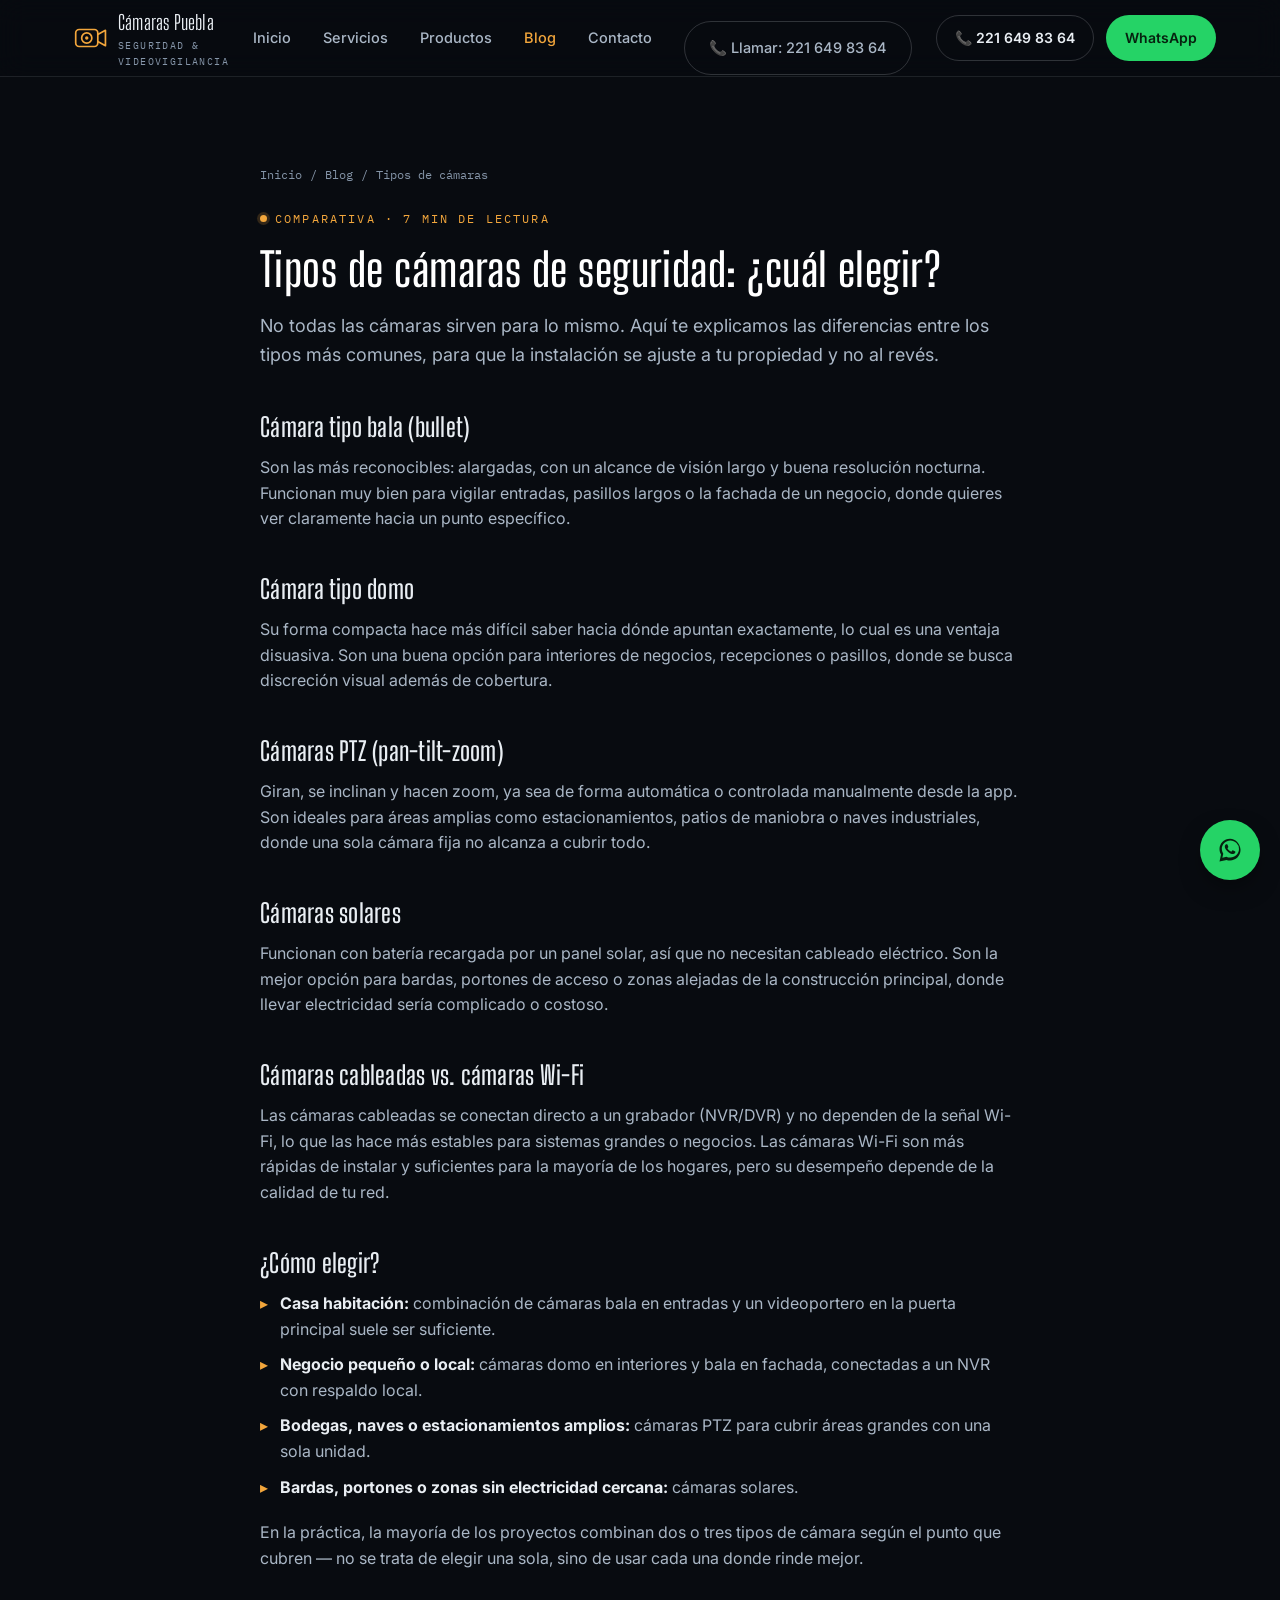
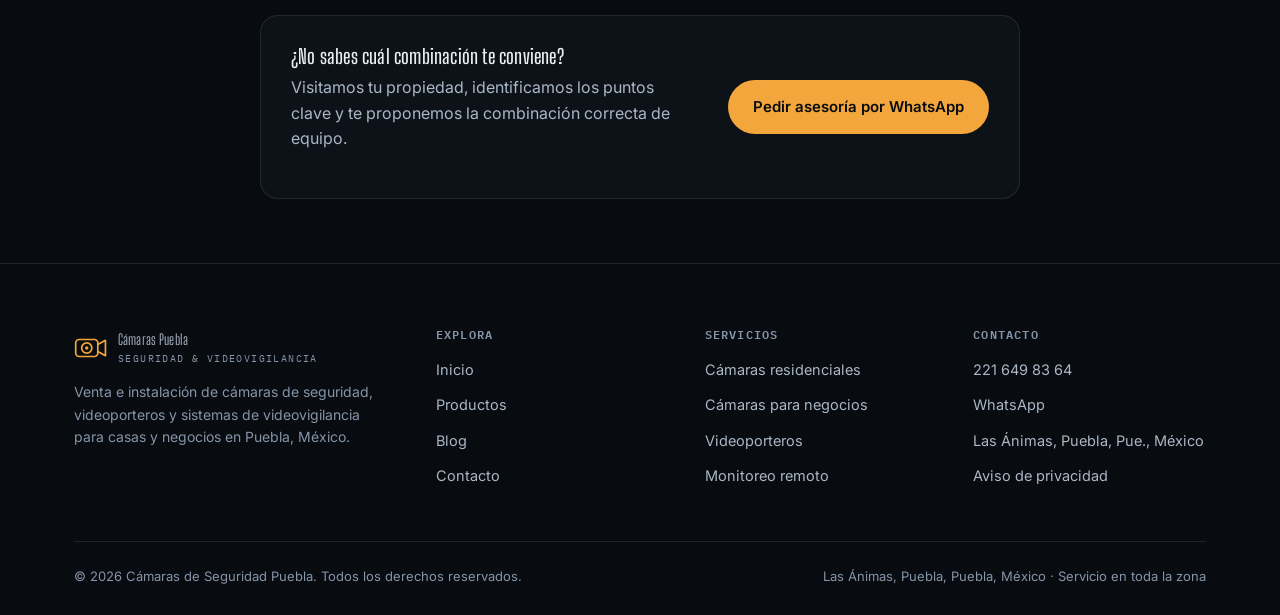
<file: blog/tipos-camaras-cual-elegir.html>
<!DOCTYPE html>
<html lang="es-MX">
<head>
<meta charset="UTF-8">
<meta name="viewport" content="width=device-width, initial-scale=1.0">
<meta http-equiv="X-UA-Compatible" content="IE=edge">

<!-- Google tag (gtag.js) — Google Analytics 4 -->
<script async src="https://www.googletagmanager.com/gtag/js?id=G-VVVQ6WK0ZB"></script>
<script>
  window.dataLayer = window.dataLayer || [];
  function gtag(){dataLayer.push(arguments);}
  gtag('js', new Date());
  gtag('config', 'G-VVVQ6WK0ZB');
</script>

<link rel="preconnect" href="https://fonts.googleapis.com">
<link rel="preconnect" href="https://fonts.gstatic.com" crossorigin>
<link href="https://fonts.googleapis.com/css2?family=Big+Shoulders+Display:wght@500;600;700;800&family=Inter:wght@400;500;600;700&family=IBM+Plex+Mono:wght@400;500&display=swap" rel="stylesheet">
<title>Tipos de Cámaras de Seguridad: ¿Cuál Elegir? | Blog Cámaras Puebla</title>
<meta name="description" content="Bala, domo, PTZ, solares o cableadas: comparamos los tipos de cámaras de seguridad más comunes para que elijas la mejor opción según tu propiedad.">
<meta name="keywords" content="tipos de cámaras de seguridad, cámara bala, cámara domo, cámara PTZ, cámara solar, cámara cableada vs wifi">
<meta name="robots" content="index, follow">
<link rel="canonical" href="https://camarasdeseguridadpuebla.com/blog/tipos-camaras-cual-elegir.html">

<meta property="og:type" content="article">
<meta property="og:title" content="Tipos de Cámaras de Seguridad: ¿Cuál Elegir?">
<meta property="og:description" content="Comparamos bala, domo, PTZ, solares y cableadas para ayudarte a elegir según tu propiedad.">
<meta property="og:url" content="https://camarasdeseguridadpuebla.com/blog/tipos-camaras-cual-elegir.html">
<meta property="og:locale" content="es_MX">
<meta property="og:site_name" content="Cámaras de Seguridad Puebla">
<meta name="twitter:card" content="summary_large_image">

<link rel="stylesheet" href="../assets/css/style.css">
<link rel="icon" href="data:image/svg+xml,<svg xmlns=%22http://www.w3.org/2000/svg%22 viewBox=%220 0 40 40%22><rect x=%222%22 y=%2210%22 width=%2226%22 height=%2220%22 rx=%224%22 fill=%22%230D1219%22/><circle cx=%2215%22 cy=%2220%22 r=%226%22 fill=%22%23F2A63C%22/></svg>">

<script type="application/ld+json">
{
  "@context": "https://schema.org",
  "@type": "BlogPosting",
  "headline": "Tipos de cámaras de seguridad: ¿cuál elegir?",
  "description": "Comparamos bala, domo, PTZ, solares y cableadas para ayudarte a elegir según tu propiedad.",
  "author": {"@type":"Organization","name":"Cámaras de Seguridad Puebla"},
  "publisher": {"@type":"Organization","name":"Cámaras de Seguridad Puebla"},
  "mainEntityOfPage": "https://camarasdeseguridadpuebla.com/blog/tipos-camaras-cual-elegir.html",
  "datePublished": "2026-08-04",
  "inLanguage": "es-MX"
}
</script>
</head>
<body>
<a class="skip-link" href="#contenido">Saltar al contenido</a>

<header class="site-header">
  <div class="wrap">
    <a class="brand" href="../index.html">
      <svg class="brand-mark" viewBox="0 0 40 40" fill="none" xmlns="http://www.w3.org/2000/svg" aria-hidden="true">
        <rect x="2" y="10" width="26" height="20" rx="4" stroke="#F2A63C" stroke-width="2"/>
        <circle cx="15" cy="20" r="6" stroke="#F2A63C" stroke-width="2"/>
        <circle cx="15" cy="20" r="2" fill="#F2A63C"/>
        <path d="M28 16L37 11V29L28 24" stroke="#F2A63C" stroke-width="2" stroke-linejoin="round"/>
      </svg>
      <span>Cámaras Puebla<small>Seguridad &amp; videovigilancia</small></span>
    </a>

    <nav class="main-nav" id="main-nav">
      <a href="../index.html" class="">Inicio</a>
      <a href="../index.html#servicios">Servicios</a>
      <a href="../productos.html" class="">Productos</a>
      <a href="../blog.html" class="is-active">Blog</a>
      <a href="../contacto.html" class="">Contacto</a>
      <a class="btn btn-outline" style="margin-top:20px;" href="tel:+522216498364">📞 Llamar: 221 649 83 64</a>
    </nav>

    <div class="header-actions">
      <a class="btn btn-outline" href="tel:+522216498364">📞 221 649 83 64</a>
      <a class="btn btn-whatsapp" href="https://wa.me/522216498364?text=Hola%2C%20quisiera%20informaci%C3%B3n%20sobre%20instalaci%C3%B3n%20de%20c%C3%A1maras%20de%20seguridad." target="_blank" rel="noopener">WhatsApp</a>
      <button class="nav-toggle" aria-label="Abrir menú" aria-expanded="false" aria-controls="main-nav">
        <svg viewBox="0 0 24 24" fill="none" stroke="currentColor" stroke-width="2" stroke-linecap="round"><line x1="3" y1="6" x2="21" y2="6"/><line x1="3" y1="12" x2="21" y2="12"/><line x1="3" y1="18" x2="21" y2="18"/></svg>
      </button>
    </div>
  </div>
</header>

<main id="contenido">
<section class="section" style="padding-bottom:20px;">
  <div class="wrap">
    <article class="post">
      <div class="breadcrumb">
        <a href="../index.html">Inicio</a><span>/</span><a href="../blog.html">Blog</a><span>/</span><span>Tipos de cámaras</span>
      </div>
      <div class="post-head">
        <span class="eyebrow">Comparativa · 7 min de lectura</span>
        <h1>Tipos de cámaras de seguridad: ¿cuál elegir?</h1>
        <p class="post-lede">No todas las cámaras sirven para lo mismo. Aquí te explicamos las diferencias entre los tipos más comunes, para que la instalación se ajuste a tu propiedad y no al revés.</p>
      </div>

      <h2>Cámara tipo bala (bullet)</h2>
      <p>Son las más reconocibles: alargadas, con un alcance de visión largo y buena resolución nocturna. Funcionan muy bien para vigilar entradas, pasillos largos o la fachada de un negocio, donde quieres ver claramente hacia un punto específico.</p>

      <h2>Cámara tipo domo</h2>
      <p>Su forma compacta hace más difícil saber hacia dónde apuntan exactamente, lo cual es una ventaja disuasiva. Son una buena opción para interiores de negocios, recepciones o pasillos, donde se busca discreción visual además de cobertura.</p>

      <h2>Cámaras PTZ (pan-tilt-zoom)</h2>
      <p>Giran, se inclinan y hacen zoom, ya sea de forma automática o controlada manualmente desde la app. Son ideales para áreas amplias como estacionamientos, patios de maniobra o naves industriales, donde una sola cámara fija no alcanza a cubrir todo.</p>

      <h2>Cámaras solares</h2>
      <p>Funcionan con batería recargada por un panel solar, así que no necesitan cableado eléctrico. Son la mejor opción para bardas, portones de acceso o zonas alejadas de la construcción principal, donde llevar electricidad sería complicado o costoso.</p>

      <h2>Cámaras cableadas vs. cámaras Wi-Fi</h2>
      <p>Las cámaras cableadas se conectan directo a un grabador (NVR/DVR) y no dependen de la señal Wi-Fi, lo que las hace más estables para sistemas grandes o negocios. Las cámaras Wi-Fi son más rápidas de instalar y suficientes para la mayoría de los hogares, pero su desempeño depende de la calidad de tu red.</p>

      <h2>¿Cómo elegir?</h2>
      <ul>
        <li><strong>Casa habitación:</strong> combinación de cámaras bala en entradas y un videoportero en la puerta principal suele ser suficiente.</li>
        <li><strong>Negocio pequeño o local:</strong> cámaras domo en interiores y bala en fachada, conectadas a un NVR con respaldo local.</li>
        <li><strong>Bodegas, naves o estacionamientos amplios:</strong> cámaras PTZ para cubrir áreas grandes con una sola unidad.</li>
        <li><strong>Bardas, portones o zonas sin electricidad cercana:</strong> cámaras solares.</li>
      </ul>
      <p>En la práctica, la mayoría de los proyectos combinan dos o tres tipos de cámara según el punto que cubren — no se trata de elegir una sola, sino de usar cada una donde rinde mejor.</p>

      <div class="post-cta">
        <div>
          <h3 style="margin:0 0 8px;font-size:20px;">¿No sabes cuál combinación te conviene?</h3>
          <p>Visitamos tu propiedad, identificamos los puntos clave y te proponemos la combinación correcta de equipo.</p>
        </div>
        <a class="btn btn-primary" href="https://wa.me/522216498364?text=Hola%2C%20quisiera%20asesor%C3%ADa%20sobre%20qu%C3%A9%20tipo%20de%20c%C3%A1maras%20me%20conviene." target="_blank" rel="noopener">Pedir asesoría por WhatsApp</a>
      </div>
    </article>
  </div>
</section>
</main>

<footer class="site-footer">
  <div class="wrap">
    <div class="footer-grid">
      <div class="footer-brand">
        <a class="brand" href="../index.html">
          <svg class="brand-mark" viewBox="0 0 40 40" fill="none" xmlns="http://www.w3.org/2000/svg" aria-hidden="true">
            <rect x="2" y="10" width="26" height="20" rx="4" stroke="#F2A63C" stroke-width="2"/>
            <circle cx="15" cy="20" r="6" stroke="#F2A63C" stroke-width="2"/>
            <circle cx="15" cy="20" r="2" fill="#F2A63C"/>
            <path d="M28 16L37 11V29L28 24" stroke="#F2A63C" stroke-width="2" stroke-linejoin="round"/>
          </svg>
          <span>Cámaras Puebla<small>Seguridad &amp; videovigilancia</small></span>
        </a>
        <p>Venta e instalación de cámaras de seguridad, videoporteros y sistemas de videovigilancia para casas y negocios en Puebla, México.</p>
      </div>
      <div>
        <h4>Explora</h4>
        <ul>
          <li><a href="../index.html">Inicio</a></li>
          <li><a href="../productos.html">Productos</a></li>
          <li><a href="../blog.html">Blog</a></li>
          <li><a href="../contacto.html">Contacto</a></li>
        </ul>
      </div>
      <div>
        <h4>Servicios</h4>
        <ul>
          <li><a href="../index.html#servicios">Cámaras residenciales</a></li>
          <li><a href="../index.html#servicios">Cámaras para negocios</a></li>
          <li><a href="../productos.html">Videoporteros</a></li>
          <li><a href="../productos.html">Monitoreo remoto</a></li>
        </ul>
      </div>
      <div>
        <h4>Contacto</h4>
        <ul>
          <li><a href="tel:+522216498364">221 649 83 64</a></li>
          <li><a href="https://wa.me/522216498364" target="_blank" rel="noopener">WhatsApp</a></li>
          <li><span style="color:var(--steel-300);font-size:14.5px;">Las Ánimas, Puebla, Pue., México</span></li>
          <li><a href="../aviso-privacidad.html">Aviso de privacidad</a></li>
        </ul>
      </div>
    </div>
    <div class="footer-bottom">
      <span>© <span data-year>2026</span> Cámaras de Seguridad Puebla. Todos los derechos reservados.</span>
      <span>Las Ánimas, Puebla, Puebla, México · Servicio en toda la zona</span>
    </div>
  </div>
</footer>

<a class="wa-float" href="https://wa.me/522216498364?text=Hola%2C%20quisiera%20informaci%C3%B3n%20sobre%20instalaci%C3%B3n%20de%20c%C3%A1maras%20de%20seguridad." target="_blank" rel="noopener" aria-label="Escribir por WhatsApp">
  <svg viewBox="0 0 32 32" fill="currentColor" aria-hidden="true"><path d="M16.02 3C9.4 3 4 8.35 4 14.93c0 2.3.65 4.44 1.77 6.27L4 29l8.02-1.7a12.9 12.9 0 0 0 4 .63c6.62 0 12.02-5.35 12.02-11.93S22.64 3 16.02 3zm0 21.63c-1.28 0-2.53-.24-3.7-.7l-.27-.1-4.76 1.01 1.02-4.55-.18-.28a9.62 9.62 0 0 1-1.5-5.08c0-5.34 4.4-9.68 9.83-9.68 2.63 0 5.1 1 6.96 2.83a9.5 9.5 0 0 1 2.87 6.85c0 5.34-4.4 9.7-9.83 9.7zm5.4-7.28c-.3-.15-1.76-.86-2.03-.96-.27-.1-.47-.15-.67.15s-.77.96-.94 1.16-.35.22-.65.07a7.9 7.9 0 0 1-2.32-1.43 8.68 8.68 0 0 1-1.6-2c-.17-.29 0-.44.13-.6.13-.14.3-.35.44-.53.15-.17.2-.3.3-.5.1-.2.05-.37-.02-.52-.07-.15-.67-1.62-.92-2.22-.24-.58-.49-.5-.67-.5h-.57c-.2 0-.52.07-.79.37-.27.29-1.04 1.02-1.04 2.48s1.06 2.87 1.2 3.07c.15.2 2.1 3.2 5.08 4.5.71.3 1.26.49 1.7.63.71.22 1.36.19 1.87.12.57-.09 1.76-.72 2-1.42.25-.7.25-1.29.17-1.42-.07-.13-.27-.2-.57-.35z"/></svg>
</a>

<script src="../assets/js/main.js"></script>
<script>document.querySelector('[data-year]').textContent = new Date().getFullYear();</script>
</body>
</html>
</file>
<file: assets/css/style.css>
/* ==========================================================================
   Cámaras de Seguridad Puebla — hoja de estilos principal
   Sistema de diseño: "Sala de monitoreo" — HUD de cámara CCTV como firma visual
   ========================================================================== */

:root{
  /* Color */
  --ink-950:#080B10;
  --ink-900:#0D1219;
  --ink-850:#111826;
  --ink-800:#161F2E;
  --ink-700:#212C3D;
  --ink-600:#2E3B4F;
  --steel-400:#8595A8;
  --steel-300:#AAB7C6;
  --fog-100:#E9EEF3;
  --fog-050:#F5F7FA;
  --signal-amber:#F2A63C;
  --signal-amber-dim:#C9852D;
  --rec-red:#E14B4B;
  --scan-teal:#46D7C4;
  --line:rgba(233,238,243,0.10);
  --line-strong:rgba(233,238,243,0.18);

  /* Type */
  --font-display:'Big Shoulders Display', 'Arial Narrow', sans-serif;
  --font-body:'Inter', -apple-system, BlinkMacSystemFont, sans-serif;
  --font-mono:'IBM Plex Mono', 'SFMono-Regular', Consolas, monospace;

  /* Layout */
  --maxw:1180px;
  --radius-sm:6px;
  --radius-md:10px;
  --radius-lg:18px;
  --shadow-card:0 12px 30px -14px rgba(0,0,0,0.55);
}

*,*::before,*::after{box-sizing:border-box;}
html{scroll-behavior:smooth;}
@media (prefers-reduced-motion: reduce){
  html{scroll-behavior:auto;}
  *,*::before,*::after{animation-duration:0.001ms !important;animation-iteration-count:1 !important;transition-duration:0.001ms !important;}
}

body{
  margin:0;
  background:var(--ink-950);
  color:var(--fog-100);
  font-family:var(--font-body);
  font-size:16px;
  line-height:1.6;
  -webkit-font-smoothing:antialiased;
}

img{max-width:100%;display:block;}
a{color:inherit;text-decoration:none;}
ul{margin:0;padding:0;list-style:none;}
h1,h2,h3,h4{margin:0;font-family:var(--font-display);font-weight:600;letter-spacing:0.01em;line-height:1.05;}
p{margin:0;}

:focus-visible{outline:2px solid var(--scan-teal);outline-offset:3px;}

.wrap{max-width:var(--maxw);margin:0 auto;padding:0 24px;}
.eyebrow{
  font-family:var(--font-mono);
  font-size:12px;
  letter-spacing:0.18em;
  text-transform:uppercase;
  color:var(--signal-amber);
  display:inline-flex;
  align-items:center;
  gap:8px;
}
.eyebrow::before{content:"";width:7px;height:7px;border-radius:50%;background:var(--signal-amber);box-shadow:0 0 0 3px rgba(242,166,60,0.18);}

.section{padding:88px 0;}
.section--tight{padding:56px 0;}
.section-head{max-width:640px;margin-bottom:44px;}
.section-head h2{font-size:clamp(28px,4vw,42px);margin-top:14px;color:var(--fog-100);}
.section-head p{margin-top:14px;color:var(--steel-300);font-size:17px;}
.section--light{background:var(--fog-050);color:var(--ink-900);}
.section--light .section-head h2{color:var(--ink-900);}
.section--light .section-head p{color:#465264;}
.section--light .eyebrow{color:var(--signal-amber-dim);}

/* ---------- Botones ---------- */
.btn{
  display:inline-flex;align-items:center;justify-content:center;gap:10px;
  padding:14px 24px;border-radius:999px;font-weight:600;font-size:15px;
  border:1px solid transparent;cursor:pointer;transition:transform .15s ease, background .2s ease, border-color .2s ease;
  white-space:nowrap;
}
.btn:hover{transform:translateY(-1px);}
.btn-primary{background:var(--signal-amber);color:var(--ink-950);}
.btn-primary:hover{background:#ffb84f;}
.btn-outline{background:transparent;color:var(--fog-100);border-color:var(--line-strong);}
.btn-outline:hover{border-color:var(--signal-amber);color:var(--signal-amber);}
.btn-whatsapp{background:#25D366;color:#06210f;}
.btn-whatsapp:hover{background:#2fe578;}
.btn-block{width:100%;}
.btn svg{width:18px;height:18px;flex:none;}
.cta-row{display:flex;flex-wrap:wrap;gap:14px;}

/* ---------- Header ---------- */
.site-header{
  position:sticky;top:0;z-index:50;
  background:rgba(8,11,16,0.72);
  backdrop-filter:blur(14px);
  border-bottom:1px solid var(--line);
}
.site-header .wrap{display:flex;align-items:center;justify-content:space-between;height:76px;gap:24px;}
.brand{display:flex;align-items:center;gap:10px;font-family:var(--font-display);font-size:20px;letter-spacing:0.01em;color:var(--fog-100);}
.brand-mark{width:34px;height:34px;flex:none;}
.brand small{display:block;font-family:var(--font-mono);font-size:10px;letter-spacing:0.14em;color:var(--steel-400);text-transform:uppercase;font-weight:400;}

.main-nav{display:flex;align-items:center;gap:32px;}
.main-nav a{font-size:14.5px;color:var(--steel-300);font-weight:500;transition:color .15s ease;position:relative;}
.main-nav a:hover{color:var(--fog-100);}
.main-nav a.is-active{color:var(--signal-amber);}

.header-actions{display:flex;align-items:center;gap:12px;}
.header-actions .btn{padding:11px 18px;font-size:14px;}
.nav-toggle{
  display:none;width:44px;height:44px;border-radius:10px;border:1px solid var(--line-strong);
  background:transparent;color:var(--fog-100);cursor:pointer;align-items:center;justify-content:center;
}
.nav-toggle svg{width:20px;height:20px;}

@media (max-width:920px){
  .main-nav{
    position:fixed;inset:76px 0 0 0;background:var(--ink-950);
    flex-direction:column;align-items:flex-start;gap:0;padding:12px 24px 24px;
    transform:translateY(-8px);opacity:0;pointer-events:none;transition:opacity .18s ease, transform .18s ease;
    border-top:1px solid var(--line);
  }
  .main-nav.is-open{opacity:1;pointer-events:auto;transform:translateY(0);}
  .main-nav a{width:100%;padding:16px 0;border-bottom:1px solid var(--line);font-size:17px;}
  .header-actions .btn-outline{display:none;}
  .nav-toggle{display:inline-flex;}
}

/* ---------- Hero ---------- */
.hero{
  position:relative;overflow:hidden;color:var(--fog-100);
  min-height:88vh;display:flex;align-items:center;
  background:
    radial-gradient(120% 90% at 15% 0%, #17324a 0%, transparent 55%),
    radial-gradient(90% 70% at 100% 100%, #2a1f10 0%, transparent 55%),
    linear-gradient(180deg, var(--ink-950) 0%, #0A1018 60%, var(--ink-950) 100%);
}
.hero-scene{position:absolute;inset:0;z-index:0;}
.hero-scene .skyline{position:absolute;left:0;right:0;bottom:0;width:100%;height:42%;opacity:0.9;}
.hero-scene .scanbeam{
  position:absolute;left:0;right:0;height:140px;
  background:linear-gradient(180deg, rgba(70,215,196,0) 0%, rgba(70,215,196,0.10) 50%, rgba(70,215,196,0) 100%);
  animation:scan 7s linear infinite;
}
@keyframes scan{0%{top:-140px;}100%{top:100%;}}
.hero-scene .grid-dots{position:absolute;inset:0;opacity:0.35;
  background-image:radial-gradient(rgba(233,238,243,0.14) 1px, transparent 1px);
  background-size:34px 34px;
}
/* Cortina de oscurecimiento: se dibuja ENCIMA del video para que el título
   siga siendo legible aunque las pantallas del video sean brillantes. */
.hero-scrim{
  position:absolute;inset:0;z-index:1;pointer-events:none;
  background:linear-gradient(180deg, rgba(8,11,16,0.62) 0%, rgba(8,11,16,0.74) 45%, rgba(8,11,16,0.9) 100%);
}
@media (min-width:821px){
  .hero-scrim{
    background:
      radial-gradient(85% 100% at 22% 30%, rgba(6,9,13,0.88) 0%, rgba(6,9,13,0.6) 45%, rgba(6,9,13,0.35) 70%),
      linear-gradient(90deg, rgba(6,9,13,0.55) 0%, rgba(6,9,13,0.15) 60%);
  }
}

/* Video de escritorio: se apaga por completo en móvil (ver media query abajo) */
.hero-video{position:absolute;inset:0;width:100%;height:100%;object-fit:cover;}

.hero-inner{position:relative;z-index:2;padding:64px 0;width:100%;}
.hud-frame{position:absolute;inset:18px;z-index:1;pointer-events:none;}
.hud-frame span{position:absolute;width:28px;height:28px;border-color:var(--fog-100);opacity:0.35;}
.hud-frame .tl{top:0;left:0;border-top:2px solid;border-left:2px solid;}
.hud-frame .tr{top:0;right:0;border-top:2px solid;border-right:2px solid;}
.hud-frame .bl{bottom:0;left:0;border-bottom:2px solid;border-left:2px solid;}
.hud-frame .br{bottom:0;right:0;border-bottom:2px solid;border-right:2px solid;}

.hud-badge{
  position:absolute;top:38px;right:calc(24px + 18px);z-index:2;
  display:flex;align-items:center;gap:8px;
  font-family:var(--font-mono);font-size:12px;color:var(--fog-100);opacity:0.8;
}
.rec-dot{width:8px;height:8px;border-radius:50%;background:var(--rec-red);animation:blink 1.6s ease-in-out infinite;}
@keyframes blink{0%,100%{opacity:1;}50%{opacity:0.25;}}

.hero h1{font-size:clamp(38px,6vw,68px);max-width:14ch;color:#fff;}
.hero h1 em{font-style:normal;color:var(--signal-amber);}
.hero-title-row{display:flex;align-items:flex-start;gap:32px;}
.hero-title-row h1{flex:1;min-width:0;}
.hero-camera-static{
  flex:none;width:clamp(120px,16vw,210px);aspect-ratio:1/1;position:relative;
  border-radius:var(--radius-lg);overflow:hidden;border:1px solid var(--line-strong);background:#000;
}
.hero-camera-static::before{
  content:"";position:absolute;inset:-20%;
  background:radial-gradient(45% 45% at 50% 50%, rgba(242,166,60,0.18), transparent 70%);filter:blur(6px);
}
.hero-camera-static img{position:relative;width:100%;height:100%;object-fit:cover;display:block;}
@media (max-width:640px){
  .hero-title-row{gap:16px;}
  .hero-camera-static{width:clamp(84px,26vw,120px);border-radius:var(--radius-md);}
}
.hero-sub{margin-top:22px;max-width:52ch;font-size:18px;color:var(--steel-300);}
.hero .cta-row{margin-top:34px;}
.hero-meta{margin-top:46px;display:flex;flex-wrap:wrap;gap:14px 34px;font-family:var(--font-mono);font-size:16px;color:var(--fog-100);}
.hero-meta strong{color:var(--fog-100);font-weight:600;}

/* Móvil: quitar video/animación, fondo únicamente en degradado según lo solicitado */
@media (max-width:820px){
  .hero{min-height:auto;padding-top:8px;}
  .hero-video,.hero-scene .scanbeam,.hero-scene .grid-dots,.hero-scene .skyline,.hud-frame,.hud-badge{display:none !important;}
  .hero{
    background:linear-gradient(160deg,#17324a 0%, #0d1219 45%, #2a1f10 100%);
  }
}
@media (min-width:821px){
  .hero-video{display:block;}
}

/* ---------- Barra de confianza ---------- */
.trust-strip{border-top:1px solid var(--line);border-bottom:1px solid var(--line);background:var(--ink-900);}
.trust-strip .wrap{display:grid;grid-template-columns:repeat(4,1fr);gap:18px;padding:26px 24px;}
.trust-item{display:flex;align-items:center;gap:12px;}
.trust-item svg{width:22px;height:22px;flex:none;color:var(--signal-amber);}
.trust-item span{font-size:14px;color:var(--steel-300);}
@media (max-width:900px){.trust-strip .wrap{grid-template-columns:repeat(2,1fr);}}

/* ---------- Tarjetas de servicio ---------- */
.grid-3{display:grid;grid-template-columns:repeat(3,1fr);gap:24px;}
.grid-2{display:grid;grid-template-columns:repeat(2,1fr);gap:24px;}
@media (max-width:900px){.grid-3{grid-template-columns:1fr;}.grid-2{grid-template-columns:1fr;}}

.card{
  background:var(--ink-900);border:1px solid var(--line);border-radius:var(--radius-lg);
  padding:30px;box-shadow:var(--shadow-card);position:relative;
}
.card .icon{
  width:48px;height:48px;border-radius:12px;background:rgba(242,166,60,0.12);
  display:flex;align-items:center;justify-content:center;margin-bottom:20px;
}
.card .icon svg{width:24px;height:24px;color:var(--signal-amber);}
.card h3{font-size:21px;margin-bottom:10px;color:var(--fog-100);}
.card p{color:var(--steel-300);font-size:15px;}
.card .tag{
  position:absolute;top:24px;right:24px;font-family:var(--font-mono);font-size:11px;
  color:var(--steel-400);letter-spacing:0.08em;
}

.section--light .card{background:#fff;border-color:#E5E9EE;box-shadow:0 10px 26px -16px rgba(20,30,45,0.18);}
.section--light .card h3{color:var(--ink-900);}
.section--light .card p{color:#5B6779;}
.card-photo{
  width:72px;height:72px;border-radius:14px;background:#EEF1F5;border:1px solid #E2E7ED;
  position:relative;overflow:hidden;margin-bottom:20px;
}
.card-photo img{
  position:absolute;inset:10px;width:calc(100% - 20px);height:calc(100% - 20px);
  object-fit:contain;object-position:center;
}

/* ---------- CTA banda ---------- */
.cta-band{
  background:linear-gradient(120deg, var(--ink-850), var(--ink-900));
  border-top:1px solid var(--line);border-bottom:1px solid var(--line);
  position:relative;overflow:hidden;
}
.cta-band::before{
  content:"";position:absolute;inset:0;
  background:radial-gradient(60% 120% at 90% 10%, rgba(242,166,60,0.12), transparent 60%);
}
.cta-band .wrap{position:relative;display:flex;align-items:center;justify-content:space-between;gap:32px;padding:56px 24px;flex-wrap:wrap;}
.cta-band h2{font-size:clamp(26px,3.4vw,36px);max-width:18ch;}
.cta-band p{color:var(--steel-300);margin-top:10px;max-width:44ch;}

/* ---------- Productos ---------- */
.intro-grid{display:grid;grid-template-columns:1.3fr 0.9fr;gap:40px;align-items:center;}
@media (max-width:900px){.intro-grid{grid-template-columns:1fr;}}
.cam-scan-wrap{
  position:relative;display:flex;align-items:center;justify-content:center;
  border-radius:var(--radius-lg);overflow:hidden;background:#000;border:1px solid var(--line);
  aspect-ratio:4/3;
}
.cam-scan-wrap::before{
  content:"";position:absolute;inset:-20%;
  background:radial-gradient(45% 45% at 50% 50%, rgba(242,166,60,0.16), transparent 70%);
  filter:blur(6px);
}
.cam-scan-video{position:relative;width:78%;height:78%;object-fit:contain;}
@media (max-width:900px){.cam-scan-wrap{display:none;}}

.product-card{
  background:var(--ink-900);border:1px solid var(--line);border-radius:var(--radius-lg);
  overflow:hidden;display:flex;flex-direction:column;box-shadow:var(--shadow-card);
}
.product-media{
  aspect-ratio:4/3;position:relative;display:flex;align-items:center;justify-content:center;
  background:
    radial-gradient(120% 120% at 20% 0%, rgba(242,166,60,0.16), transparent 60%),
    linear-gradient(160deg, var(--ink-800), var(--ink-950));
  border-bottom:1px solid var(--line);
}
.product-media svg{width:38%;height:38%;color:var(--signal-amber);opacity:0.9;}
.product-media .rec-tag{
  position:absolute;top:14px;left:14px;font-family:var(--font-mono);font-size:10.5px;color:var(--steel-300);
  display:flex;align-items:center;gap:6px;
}
.product-media--photo{padding:0;}
.product-media--photo img{
  position:absolute;inset:24px;width:calc(100% - 48px);height:calc(100% - 48px);
  object-fit:contain;object-position:center;
  filter:drop-shadow(0 10px 20px rgba(0,0,0,0.45));
}
.product-body{padding:26px;display:flex;flex-direction:column;gap:12px;flex:1;}
.product-body h3{font-size:20px;}
.product-body p{color:var(--steel-300);font-size:14.5px;flex:1;}
.product-body ul{display:flex;flex-direction:column;gap:6px;margin:4px 0 6px;}
.product-body ul li{font-size:13.5px;color:var(--steel-300);display:flex;gap:8px;align-items:flex-start;}
.product-body ul li::before{content:"›";color:var(--signal-amber);font-weight:700;}
.product-body .btn{align-self:flex-start;margin-top:6px;}

.product-detail{
  display:grid;grid-template-columns:1fr 1fr;gap:56px;align-items:start;
}
@media (max-width:920px){.product-detail{grid-template-columns:1fr;}}
.pros-cons{display:grid;grid-template-columns:1fr 1fr;gap:18px;margin-top:20px;}
@media (max-width:640px){.pros-cons{grid-template-columns:1fr;}}
.pros-cons .box{background:var(--ink-900);border:1px solid var(--line);border-radius:var(--radius-md);padding:20px;}
.pros-cons .box h4{font-family:var(--font-mono);font-size:12px;letter-spacing:0.1em;text-transform:uppercase;margin-bottom:12px;}
.pros-cons .box.pros h4{color:var(--scan-teal);}
.pros-cons .box.cons h4{color:var(--signal-amber);}
.pros-cons .box ul{display:flex;flex-direction:column;gap:8px;}
.pros-cons .box li{font-size:14px;color:var(--steel-300);padding-left:16px;position:relative;}
.pros-cons .box li::before{content:"—";position:absolute;left:0;color:var(--steel-400);}

/* ---------- Blog ---------- */
.blog-card{
  background:var(--ink-900);border:1px solid var(--line);border-radius:var(--radius-lg);
  overflow:hidden;display:flex;flex-direction:column;box-shadow:var(--shadow-card);
}
.blog-cover{aspect-ratio:16/10;background:linear-gradient(150deg, var(--ink-800), var(--ink-950));position:relative;display:flex;align-items:center;justify-content:center;}
.blog-cover svg{width:30%;height:30%;color:var(--signal-amber);opacity:0.85;}
.blog-card .body{padding:24px;display:flex;flex-direction:column;gap:10px;flex:1;}
.blog-meta{font-family:var(--font-mono);font-size:11.5px;color:var(--steel-400);letter-spacing:0.06em;text-transform:uppercase;}
.blog-card h3{font-size:20px;}
.blog-card p{color:var(--steel-300);font-size:14.5px;flex:1;}
.blog-card .readmore{font-size:13.5px;font-weight:600;color:var(--signal-amber);margin-top:4px;}

article.post{max-width:760px;margin:0 auto;}
article.post .post-head{margin-bottom:38px;}
article.post .post-head h1{font-size:clamp(30px,4.6vw,46px);margin-top:16px;color:#fff;}
article.post .post-lede{font-size:18px;color:var(--steel-300);margin-top:18px;}
article.post h2{font-size:26px;margin-top:44px;margin-bottom:14px;color:var(--fog-100);}
article.post h3{font-size:19px;margin-top:28px;margin-bottom:10px;color:var(--fog-100);}
article.post p{margin-bottom:16px;color:var(--steel-300);font-size:16px;}
article.post ul{margin:0 0 20px;display:flex;flex-direction:column;gap:10px;}
article.post ul li{color:var(--steel-300);padding-left:20px;position:relative;font-size:16px;}
article.post ul li::before{content:"▸";color:var(--signal-amber);position:absolute;left:0;}
article.post strong{color:var(--fog-100);}
.post-cta{
  margin:44px 0;padding:30px;border:1px solid var(--line);border-radius:var(--radius-lg);
  background:var(--ink-900);display:flex;align-items:center;justify-content:space-between;gap:20px;flex-wrap:wrap;
}
.post-cta p{color:var(--steel-300);max-width:40ch;}
.breadcrumb{font-family:var(--font-mono);font-size:12px;color:var(--steel-400);display:flex;gap:8px;margin-bottom:20px;flex-wrap:wrap;}
.breadcrumb a:hover{color:var(--signal-amber);}

/* ---------- Contacto ---------- */
.contact-grid{display:grid;grid-template-columns:1.1fr 1fr;gap:48px;align-items:start;}
@media (max-width:920px){.contact-grid{grid-template-columns:1fr;}}
.contact-list{display:flex;flex-direction:column;gap:22px;margin-top:28px;}
.contact-list .row{display:flex;gap:16px;align-items:flex-start;}
.contact-list .icon{width:44px;height:44px;border-radius:10px;background:rgba(242,166,60,0.12);display:flex;align-items:center;justify-content:center;flex:none;}
.contact-list .icon svg{width:20px;height:20px;color:var(--signal-amber);}
.contact-list h4{font-size:15px;margin-bottom:4px;}
.contact-list p{color:var(--steel-300);font-size:15px;}
.map-frame{border-radius:var(--radius-lg);overflow:hidden;border:1px solid var(--line);margin-top:28px;}
.map-frame iframe{width:100%;height:280px;border:0;filter:grayscale(0.15) contrast(1.05);}

.form-card{background:var(--ink-900);border:1px solid var(--line);border-radius:var(--radius-lg);padding:32px;box-shadow:var(--shadow-card);}
.form-field{margin-bottom:18px;}
.form-field label{display:block;font-size:13px;font-weight:600;margin-bottom:8px;color:var(--steel-300);}
.form-field input,.form-field textarea{
  width:100%;background:var(--ink-800);border:1px solid var(--line-strong);border-radius:var(--radius-sm);
  padding:13px 14px;color:var(--fog-100);font-family:var(--font-body);font-size:15px;
}
.form-field textarea{resize:vertical;min-height:110px;}
.form-field input::placeholder,.form-field textarea::placeholder{color:var(--steel-400);}
.form-note{font-size:12.5px;color:var(--steel-400);margin-top:14px;}

/* ---------- Cuestionario / asistente de cotización ---------- */
.quote-wizard{display:flex;flex-direction:column;gap:22px;}
.qw-head{display:flex;flex-direction:column;gap:10px;}
.qw-steplabel{font-family:var(--font-mono);font-size:11.5px;letter-spacing:0.08em;text-transform:uppercase;color:var(--steel-400);}
.qw-track{height:5px;border-radius:999px;background:var(--ink-800);overflow:hidden;}
.qw-fill{height:100%;background:var(--signal-amber);border-radius:999px;transition:width .25s ease;}
.qw-question{font-size:19px;color:var(--fog-100);font-weight:600;line-height:1.35;}
.qw-hint{font-size:13.5px;color:var(--steel-400);margin-top:-8px;}
.qw-options{display:flex;flex-direction:column;gap:10px;}
.qw-option{
  text-align:left;width:100%;padding:14px 16px;border-radius:var(--radius-md);
  border:1px solid var(--line-strong);background:var(--ink-800);color:var(--fog-100);
  font-family:var(--font-body);font-size:15px;cursor:pointer;transition:border-color .15s ease, background .15s ease;
  display:flex;align-items:center;justify-content:space-between;gap:10px;
}
.qw-option:hover{border-color:var(--signal-amber);}
.qw-option.is-selected{border-color:var(--signal-amber);background:rgba(242,166,60,0.12);}
.qw-option .chk{width:16px;height:16px;border-radius:50%;border:2px solid var(--steel-400);flex:none;}
.qw-option.is-selected .chk{border-color:var(--signal-amber);background:var(--signal-amber);}
.qw-actions{display:flex;justify-content:space-between;align-items:center;gap:12px;margin-top:4px;}
.qw-back{background:transparent;border:none;color:var(--steel-400);font-size:14px;cursor:pointer;padding:10px 4px;}
.qw-back:hover{color:var(--fog-100);}
.qw-back:disabled{opacity:0;pointer-events:none;}
.qw-fields{display:flex;flex-direction:column;gap:16px;}
.qw-done{text-align:center;padding:14px 0;}
.qw-done .icon-ok{width:52px;height:52px;border-radius:50%;background:rgba(37,211,102,0.14);display:flex;align-items:center;justify-content:center;margin:0 auto 18px;}
.qw-done h3{font-size:20px;margin-bottom:8px;}
.qw-done p{color:var(--steel-300);font-size:14.5px;margin-bottom:20px;}
.qw-summary{
  text-align:left;background:var(--ink-800);border:1px solid var(--line);border-radius:var(--radius-md);
  padding:16px 18px;margin-bottom:20px;font-size:13.5px;color:var(--steel-300);display:flex;flex-direction:column;gap:6px;
}
.qw-summary strong{color:var(--fog-100);}

/* ---------- Footer ---------- */
.site-footer{background:var(--ink-950);border-top:1px solid var(--line);padding:64px 0 28px;}
.footer-grid{display:grid;grid-template-columns:1.4fr 1fr 1fr 1fr;gap:36px;}
@media (max-width:820px){.footer-grid{grid-template-columns:1fr 1fr;}}
@media (max-width:520px){.footer-grid{grid-template-columns:1fr;}}
.footer-grid h4{font-family:var(--font-mono);font-size:12px;text-transform:uppercase;letter-spacing:0.1em;color:var(--steel-400);margin-bottom:16px;}
.footer-grid ul{display:flex;flex-direction:column;gap:10px;}
.footer-grid a{color:var(--steel-300);font-size:14.5px;}
.footer-grid a:hover{color:var(--signal-amber);}
.footer-brand p{color:var(--steel-400);font-size:14px;margin-top:14px;max-width:34ch;}
.footer-bottom{
  margin-top:52px;padding-top:24px;border-top:1px solid var(--line);
  display:flex;justify-content:space-between;align-items:center;flex-wrap:wrap;gap:12px;
  font-size:13px;color:var(--steel-400);
}

/* ---------- Botón flotante de WhatsApp ---------- */
.wa-float{
  position:fixed;right:20px;bottom:20px;z-index:60;
  width:60px;height:60px;border-radius:50%;background:#25D366;color:#06210f;
  display:flex;align-items:center;justify-content:center;box-shadow:0 10px 24px -6px rgba(0,0,0,0.5);
  transition:transform .15s ease;
}
.wa-float:hover{transform:scale(1.06);}
.wa-float svg{width:28px;height:28px;}

/* ---------- Utilidades ---------- */
.center{text-align:center;margin-left:auto;margin-right:auto;}
.mt-0{margin-top:0;}
.text-amber{color:var(--signal-amber);}
.skip-link{
  position:absolute;left:-9999px;top:0;background:var(--signal-amber);color:var(--ink-950);
  padding:12px 18px;z-index:100;border-radius:0 0 8px 0;
}
.skip-link:focus{left:0;}

/* ==========================================================================
   Añadido: mejoras de conversión y SEO (barra CTA móvil, fallback sin JS,
   QR, franja de confianza, zonas, horario, proceso/garantía, FAQ)
   ========================================================================== */

/* ---------- Barra fija de CTA en móvil ---------- */
.mobile-cta-bar{
  display:none;
  position:fixed;left:0;right:0;bottom:0;z-index:70;
  background:rgba(8,11,16,0.96);backdrop-filter:blur(10px);
  border-top:1px solid var(--line-strong);
  padding:10px 12px calc(10px + env(safe-area-inset-bottom,0px));
  gap:8px;
}
.mobile-cta-bar a{
  flex:1;display:flex;align-items:center;justify-content:center;gap:6px;
  padding:12px 6px;border-radius:var(--radius-sm);font-size:13.5px;font-weight:600;
  border:1px solid var(--line-strong);color:var(--fog-100);
}
.mobile-cta-bar a svg{width:16px;height:16px;flex:none;}
.mobile-cta-bar .mcb-whatsapp{background:#25D366;color:#06210f;border-color:transparent;}
.mobile-cta-bar .mcb-llamar{background:var(--ink-800);}
.mobile-cta-bar .mcb-cotizar{background:var(--signal-amber);color:var(--ink-950);border-color:transparent;}
@media (max-width:820px){
  .mobile-cta-bar{display:flex;}
  body{padding-bottom:64px;}
  .wa-float{bottom:76px;}
}

/* ---------- Fallback visible sin JavaScript / acceso directo ---------- */
.direct-contact-row{
  display:flex;flex-wrap:wrap;gap:12px;margin-bottom:26px;padding-bottom:26px;
  border-bottom:1px solid var(--line);
}
.direct-contact-row .btn{flex:1;min-width:180px;}
.no-js-note{font-size:13px;color:var(--steel-400);margin-top:10px;}

/* ---------- QR de WhatsApp (escritorio) ---------- */
.wa-qr-block{
  display:none;
  margin-top:24px;padding:20px;border:1px solid var(--line);border-radius:var(--radius-lg);
  background:var(--ink-900);align-items:center;gap:18px;
}
.wa-qr-block img{width:104px;height:104px;border-radius:8px;background:#fff;padding:6px;flex:none;}
.wa-qr-block h4{font-size:15px;margin-bottom:6px;}
.wa-qr-block p{font-size:13.5px;color:var(--steel-300);}
@media (min-width:821px){.wa-qr-block{display:flex;}}

/* ---------- Franja de confianza junto a CTAs ---------- */
.trust-line{
  display:flex;flex-wrap:wrap;gap:8px 18px;margin-top:16px;
  font-family:var(--font-mono);font-size:12.5px;color:var(--steel-300);
}
.section--light .trust-line{color:#5B6779;}
.trust-line span{display:inline-flex;align-items:center;gap:6px;}
.trust-line span::before{content:"✓";color:var(--signal-amber);font-weight:700;}

/* ---------- Zonas que atendemos ---------- */
.zone-list{display:flex;flex-wrap:wrap;gap:10px;margin-top:22px;}
.zone-list span{
  font-family:var(--font-mono);font-size:12.5px;letter-spacing:0.04em;
  padding:8px 14px;border-radius:999px;border:1px solid var(--line-strong);color:var(--steel-300);
}

/* ---------- Horario de atención ---------- */
.hours-grid{display:grid;grid-template-columns:repeat(2,1fr);gap:16px;margin-top:22px;}
@media (max-width:640px){.hours-grid{grid-template-columns:1fr;}}
.hours-grid .box{background:var(--ink-900);border:1px solid var(--line);border-radius:var(--radius-md);padding:18px 20px;}
.hours-grid h4{font-size:13px;font-family:var(--font-mono);text-transform:uppercase;letter-spacing:0.08em;color:var(--signal-amber);margin-bottom:8px;}
.hours-grid p{color:var(--steel-300);font-size:14.5px;}

/* ---------- Qué incluye / Proceso / Garantía / Tiempo estimado ---------- */
.process-grid{display:grid;grid-template-columns:repeat(4,1fr);gap:20px;margin-top:32px;}
@media (max-width:920px){.process-grid{grid-template-columns:repeat(2,1fr);}}
@media (max-width:560px){.process-grid{grid-template-columns:1fr;}}
.process-grid .box{background:var(--ink-900);border:1px solid var(--line);border-radius:var(--radius-lg);padding:22px;}
.process-grid .box .num{font-family:var(--font-mono);font-size:12px;color:var(--signal-amber);letter-spacing:0.1em;}
.process-grid .box h4{font-size:16px;margin:10px 0 8px;}
.process-grid .box p{font-size:13.5px;color:var(--steel-300);}

/* ---------- Grupos de categoría en productos ---------- */
.product-group-head{margin:64px 0 24px;}
.product-group-head:first-child{margin-top:0;}
.product-group-head h2{font-size:clamp(22px,2.8vw,28px);color:var(--fog-100);}
.product-group-head p{color:var(--steel-300);font-size:14.5px;margin-top:6px;}

/* ---------- FAQ ---------- */
.faq-list{display:flex;flex-direction:column;gap:2px;margin-top:32px;}
.faq-item{border-bottom:1px solid var(--line);padding:20px 0;}
.faq-item summary{
  cursor:pointer;font-size:16.5px;font-weight:600;color:var(--fog-100);
  list-style:none;display:flex;justify-content:space-between;align-items:center;gap:16px;
}
.faq-item summary::-webkit-details-marker{display:none;}
.faq-item summary::after{content:"+";font-family:var(--font-mono);color:var(--signal-amber);font-size:20px;flex:none;}
.faq-item[open] summary::after{content:"–";}
.faq-item p{color:var(--steel-300);font-size:15px;margin-top:12px;line-height:1.6;}

/* ---------- Botón "copiar mensaje" del asistente ---------- */
.qw-copy-row{display:flex;gap:10px;flex-wrap:wrap;}
.qw-copied-msg{font-size:13px;color:var(--scan-teal);margin-top:8px;}
</file>
